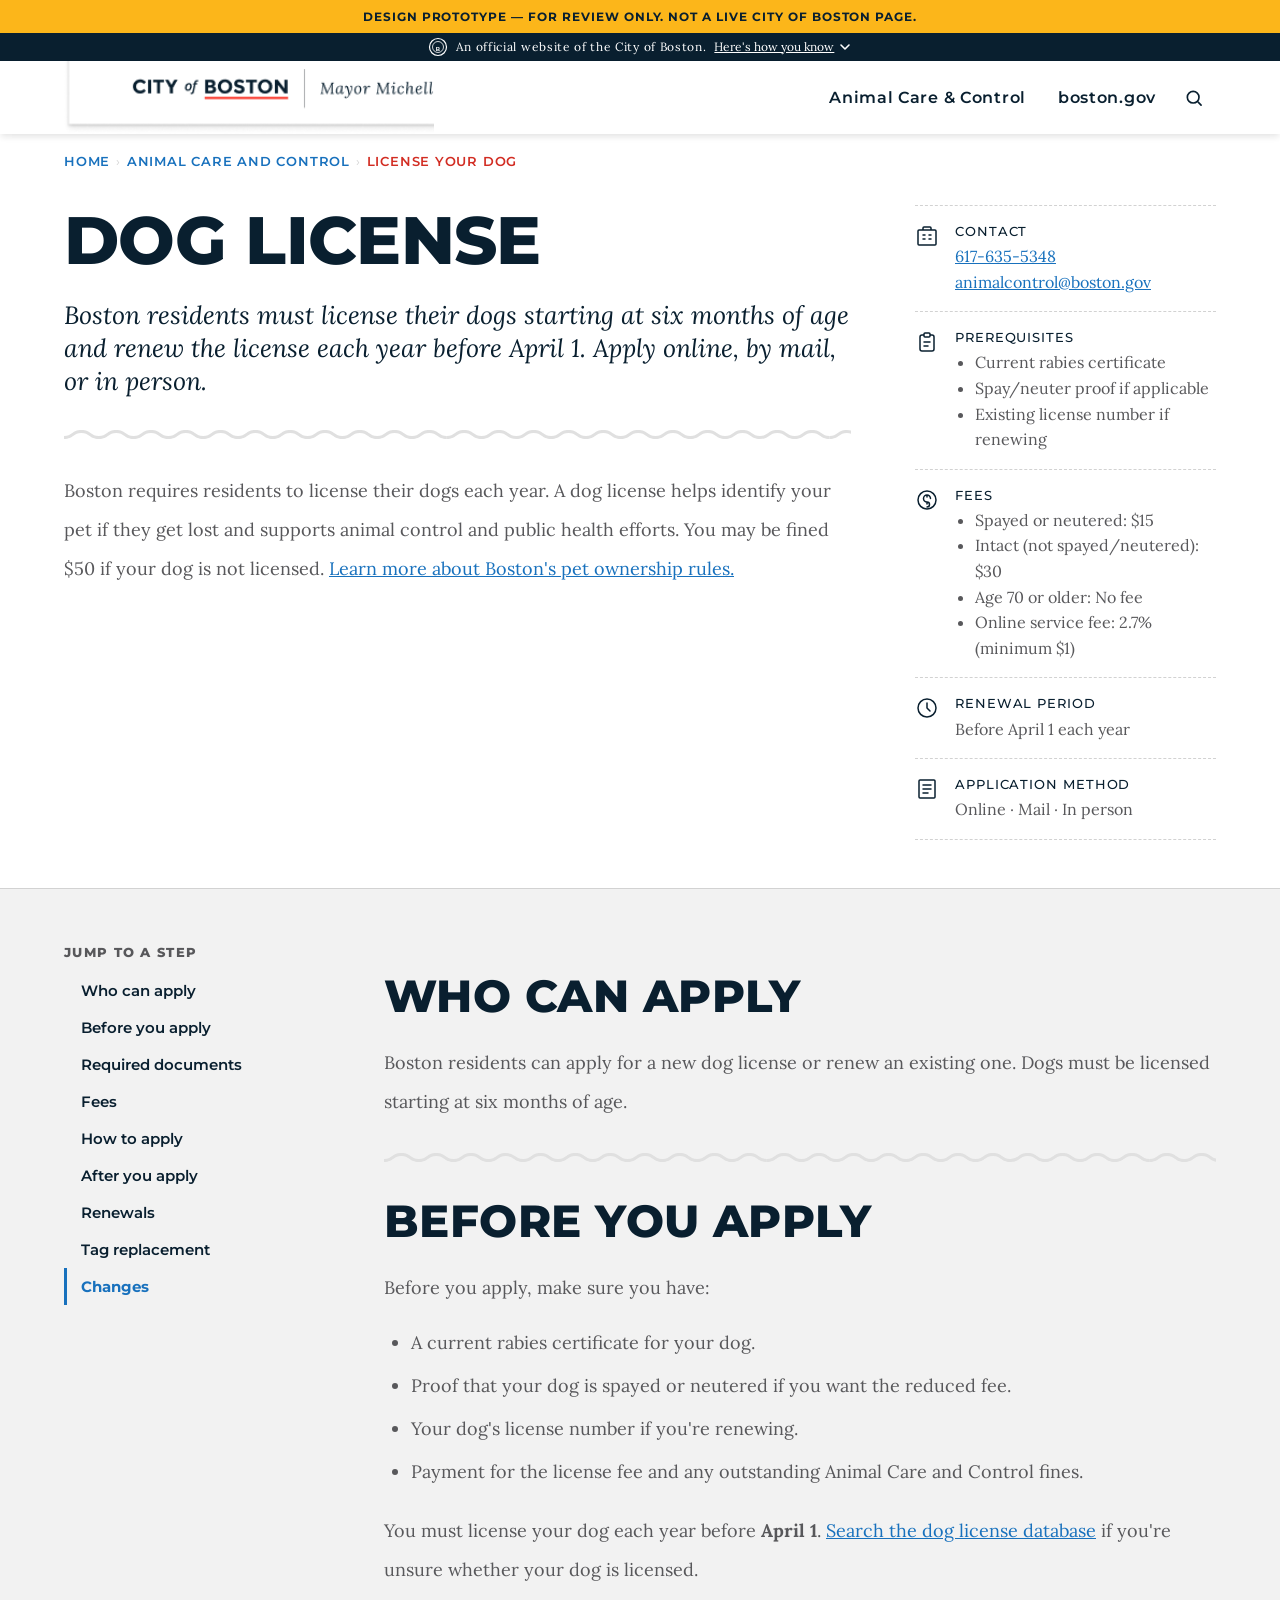
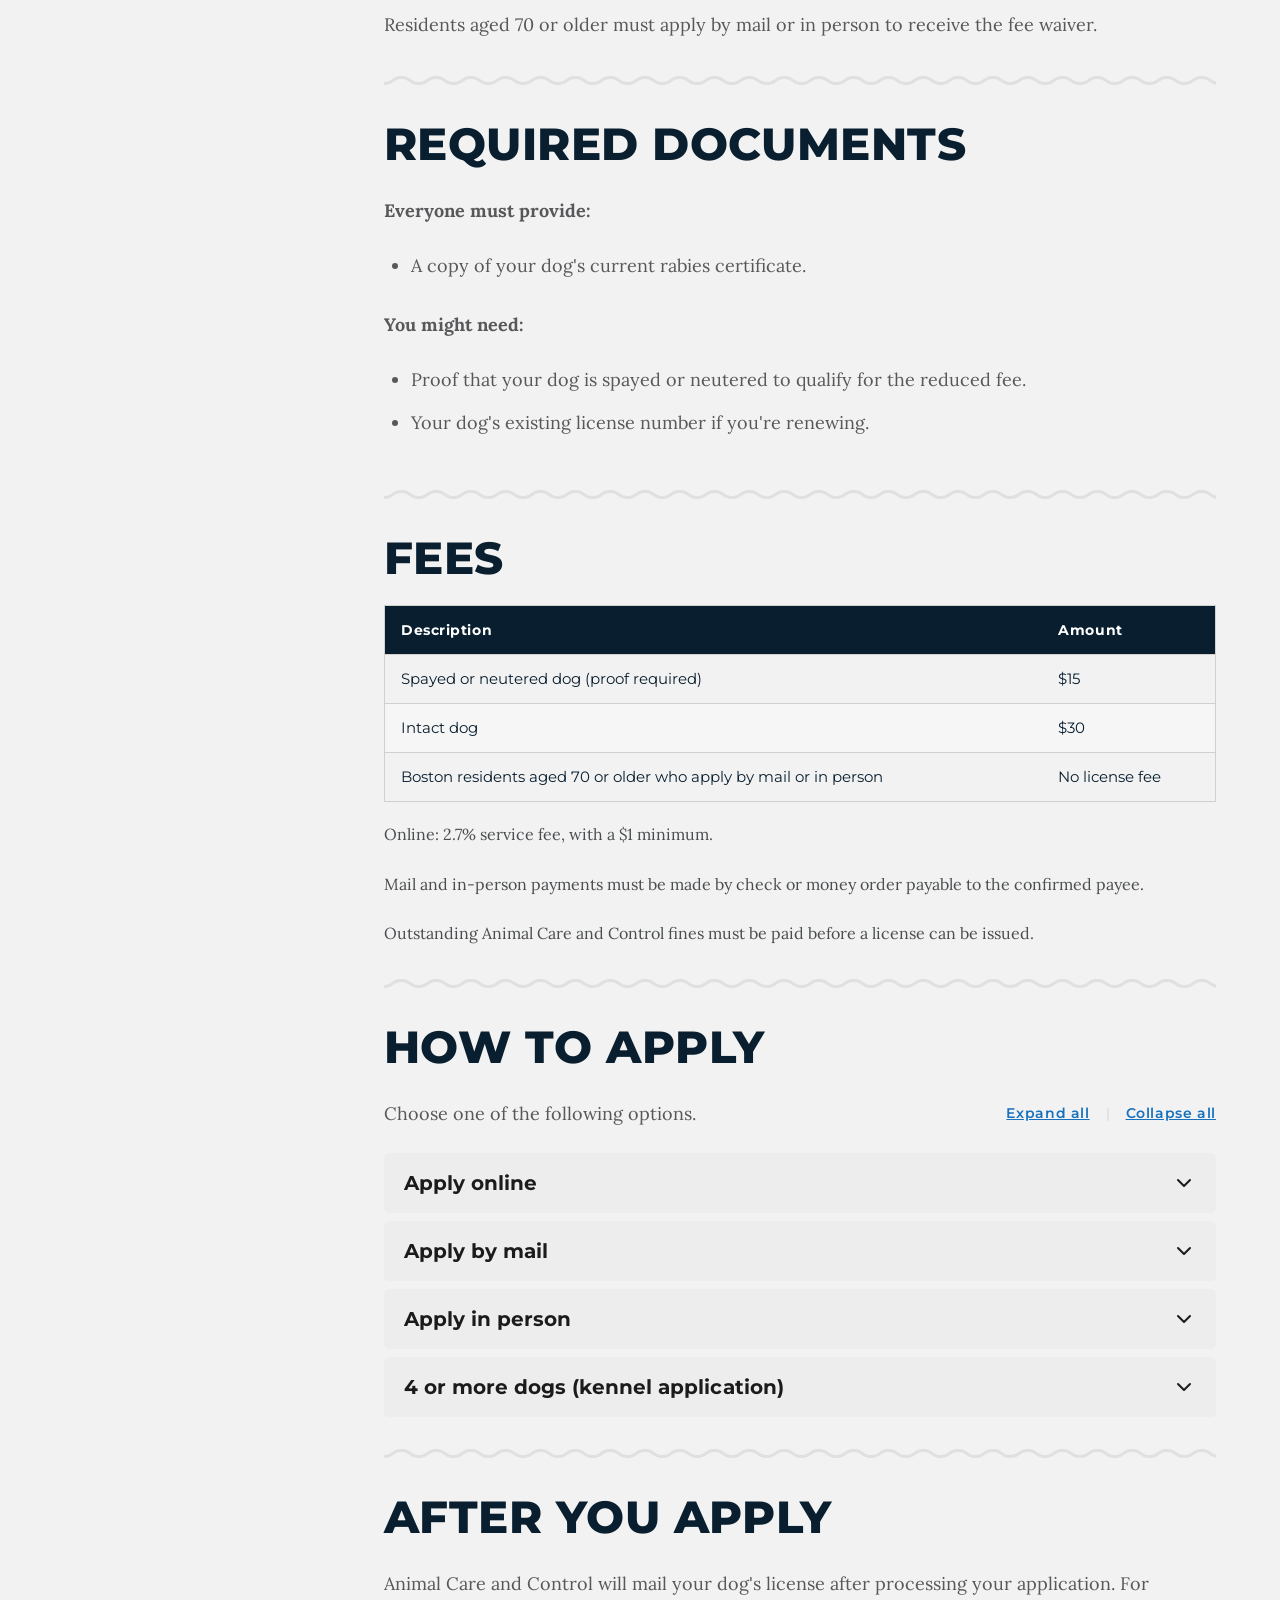
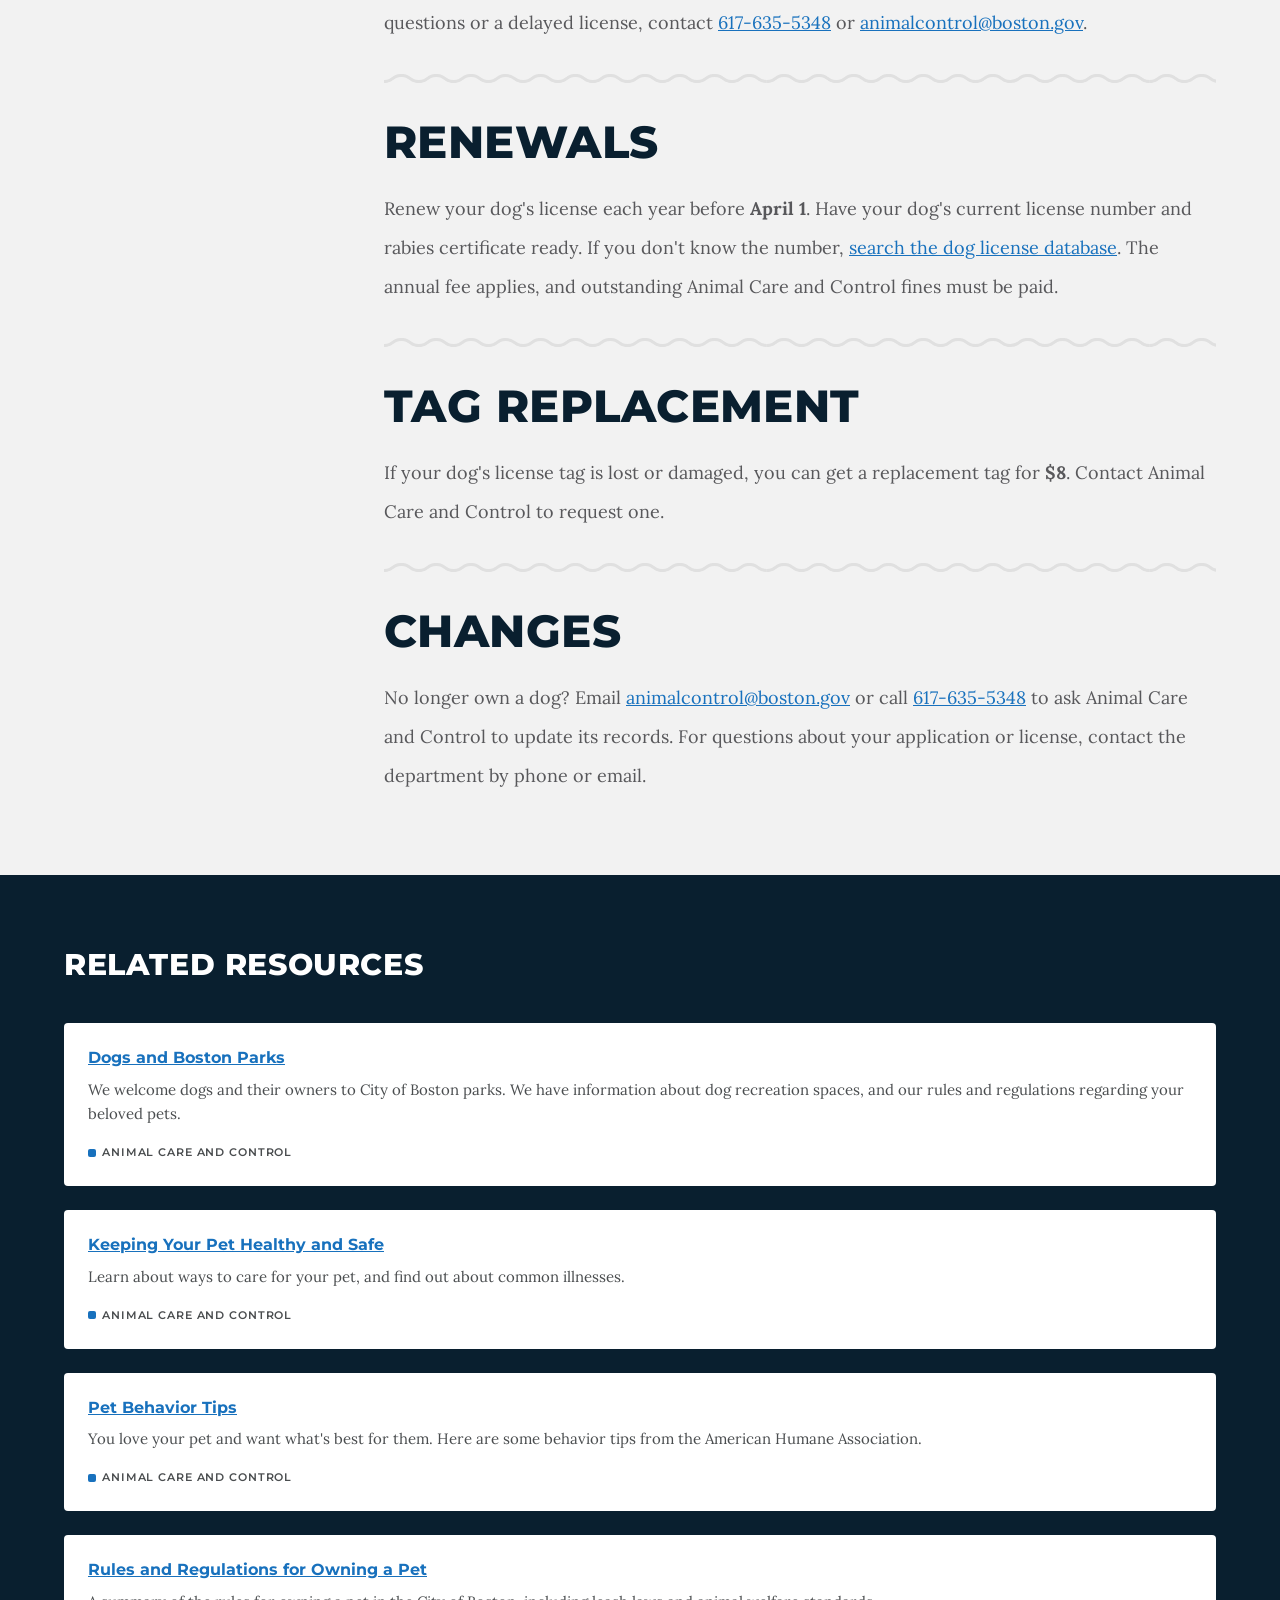
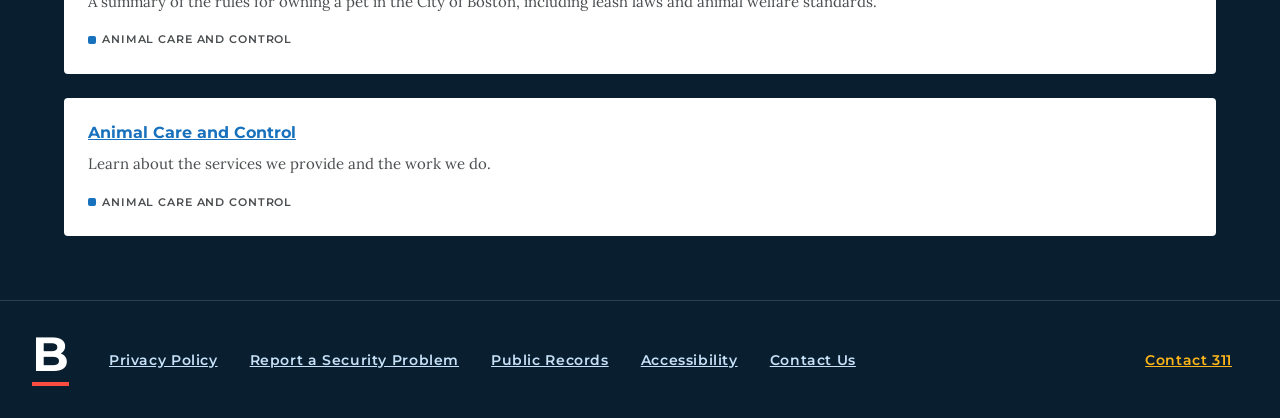
<file: index.html>
<!DOCTYPE html>
<html lang="en">
<head>
  <meta charset="UTF-8">
  <meta name="viewport" content="width=device-width, initial-scale=1.0">
  <title>License Your Dog | Boston.gov</title>
  <meta name="description" content="License your dog in Boston. Find fees, deadlines, required documents, and how to apply online, by mail, or in person.">
  <link rel="preconnect" href="https://fonts.googleapis.com">
  <link rel="preconnect" href="https://fonts.gstatic.com" crossorigin>
  <link href="https://fonts.googleapis.com/css2?family=Lora:ital,wght@0,400;0,700;1,400&family=Montserrat:wght@400;500;600;700;800&display=swap" rel="stylesheet">
  <link rel="stylesheet" href="styles.css">
</head>
<body>

  <a class="skip-link" href="#main-content">Skip to main content</a>

  <div class="prototype-banner" role="note">
    Design prototype — for review only. Not a live City of Boston page.
  </div>

  <!-- ===================== HEADER ===================== -->
  <header class="site-header">

    <div class="trustbar">
      <div class="trustbar__bar">
        <div class="trustbar__seal" aria-hidden="true">
          <svg width="20" height="20" viewBox="0 0 20 20" fill="none">
            <circle cx="10" cy="10" r="8.5" stroke="white" stroke-width="1.2"/>
            <circle cx="10" cy="10" r="5.5" stroke="white" stroke-width="0.8"/>
            <text x="10" y="13.5" text-anchor="middle" fill="white"
              font-size="6" font-family="sans-serif" font-weight="700">B</text>
          </svg>
        </div>
        <p class="trustbar__text">An official website of the City of Boston.</p>
        <button class="trustbar__toggle"
          id="trustbar-btn"
          aria-expanded="false"
          aria-controls="trustbar-panel">
          Here's how you know
          <svg class="trustbar__chevron" width="14" height="14" viewBox="0 0 14 14"
            fill="none" aria-hidden="true">
            <path d="M3 5l4 4 4-4" stroke="currentColor" stroke-width="1.6"
              stroke-linecap="round" stroke-linejoin="round"/>
          </svg>
        </button>
      </div>
      <div class="trustbar__panel" id="trustbar-panel" hidden>
        <div class="trustbar__panel-inner">
          <div class="trustbar__fact">
            <div class="trustbar__fact-icon" aria-hidden="true">🏛️</div>
            <div>
              <p class="trustbar__fact-heading">Official websites use .boston.gov</p>
              <p class="trustbar__fact-body">A <strong>.boston.gov</strong> website belongs to
                an official government organization in the City of Boston.</p>
            </div>
          </div>
          <div class="trustbar__fact">
            <div class="trustbar__fact-icon" aria-hidden="true">🔒</div>
            <div>
              <p class="trustbar__fact-heading">Secure .gov websites use HTTPS</p>
              <p class="trustbar__fact-body">A lock icon or <strong>https://</strong> means
                you have safely connected to the .gov website. Share sensitive information
                only on official, secure websites.</p>
            </div>
          </div>
        </div>
      </div>
    </div>

    <nav class="main-nav" aria-label="Site navigation">
      <div class="main-nav__inner">
        <!--
          Logo: header-nav.png (1291×113px) from CoB design system Figma node 5726:3237.
          Cropped via CSS: overflow hidden, margin-top -40px hides the trustbar row,
          leaving only the main nav row with the official CITY of BOSTON wordmark.
          Replace with official standalone SVG from Figma brand assets (node 5032:2619)
          when available. See review-notes.md.
        -->
        <a href="https://www.boston.gov" class="cob-logo"
          aria-label="City of Boston — go to boston.gov homepage">
          <img src="assets/header-nav.png"
            alt="City of Boston, Mayor Michelle Wu"
            class="cob-logo__img">
        </a>
        <div class="main-nav__links">
          <a class="nav-link nav-link--text"
            href="https://www.boston.gov/departments/animal-care-and-control">
            Animal Care &amp; Control
          </a>
          <a class="nav-link nav-link--text"
            href="https://www.boston.gov">
            boston.gov
          </a>
          <button class="nav-link nav-link--icon" aria-label="Search boston.gov" type="button">
            <svg width="20" height="20" viewBox="0 0 24 24" fill="none" aria-hidden="true">
              <circle cx="11" cy="11" r="7" stroke="currentColor" stroke-width="2"/>
              <path d="M17 17l3.5 3.5" stroke="currentColor" stroke-width="2"
                stroke-linecap="round"/>
            </svg>
          </button>
        </div>
      </div>
    </nav>

  </header>

  <!-- ===================== MAIN ======================= -->
  <main id="main-content">

    <!-- ===== HERO ZONE (white) ===== -->
    <div class="hero-zone">
      <div class="hero-container">

        <nav class="breadcrumb" aria-label="Breadcrumb">
          <ol>
            <li><a href="https://www.boston.gov">Home</a></li>
            <li><a href="https://www.boston.gov/departments/animal-care-and-control">Animal Care and Control</a></li>
            <li aria-current="page">License Your Dog</li>
          </ol>
        </nav>

        <div class="hero-layout">

          <div class="hero-content">
            <h1>Dog License</h1>
            <p class="hero-subtitle">Boston residents must license their dogs starting at six months of age and renew the license each year before April 1. Apply online, by mail, or in person.</p>
            <hr class="hero-divider" aria-hidden="true">
            <p class="hero-body">Boston requires residents to license their dogs each year. A dog license helps identify your pet if they get lost and supports animal control and public health efforts. You may be fined $50 if your dog is not licensed. <a href="https://www.boston.gov/node/856" class="cob-link">Learn more about Boston's pet ownership rules.</a></p>
          </div>

          <aside class="fact-sidebar" aria-label="Quick facts">
            <div class="fact-row">
              <div class="fact-row__icon" aria-hidden="true">
                <svg width="24" height="24" viewBox="0 0 24 24" fill="none">
                  <rect x="3" y="6" width="18" height="15" rx="1" stroke="#091f2f" stroke-width="1.5"/>
                  <path d="M16 6V4a1 1 0 00-1-1H9a1 1 0 00-1 1v2" stroke="#091f2f" stroke-width="1.5"/>
                  <path d="M8 11h2m4 0h2M8 15h2m4 0h2" stroke="#091f2f" stroke-width="1.5" stroke-linecap="round"/>
                </svg>
              </div>
              <div class="fact-row__text">
                <p class="fact-row__label">Contact</p>
                <p class="fact-row__value">
                  <a href="tel:6176355348" class="cob-link">617-635-5348</a><br>
                  <a href="mailto:animalcontrol@boston.gov" class="cob-link">animalcontrol@boston.gov</a>
                </p>
              </div>
            </div>
            <div class="fact-row">
              <div class="fact-row__icon" aria-hidden="true">
                <svg width="24" height="24" viewBox="0 0 24 24" fill="none">
                  <path d="M9 5H7a2 2 0 00-2 2v12a2 2 0 002 2h10a2 2 0 002-2V7a2 2 0 00-2-2h-2" stroke="#091f2f" stroke-width="1.5"/>
                  <rect x="9" y="3" width="6" height="4" rx="1" stroke="#091f2f" stroke-width="1.5"/>
                  <path d="M9 12h6M9 16h4" stroke="#091f2f" stroke-width="1.5" stroke-linecap="round"/>
                </svg>
              </div>
              <div class="fact-row__text">
                <p class="fact-row__label">Prerequisites</p>
                <ul class="fact-row__list">
                  <li>Current rabies certificate</li>
                  <li>Spay/neuter proof if applicable</li>
                  <li>Existing license number if renewing</li>
                </ul>
              </div>
            </div>
            <div class="fact-row">
              <div class="fact-row__icon" aria-hidden="true">
                <svg width="24" height="24" viewBox="0 0 24 24" fill="none">
                  <circle cx="12" cy="12" r="9" stroke="#091f2f" stroke-width="1.5"/>
                  <path d="M12 8v1m0 6v1m3.5-5.5a3.5 3.5 0 00-7 0 3.5 3.5 0 003.5 3.5 2.5 2.5 0 010 5" stroke="#091f2f" stroke-width="1.5" stroke-linecap="round"/>
                </svg>
              </div>
              <div class="fact-row__text">
                <p class="fact-row__label">Fees</p>
                <ul class="fact-row__list">
                  <li>Spayed or neutered: $15</li>
                  <li>Intact (not spayed/neutered): $30</li>
                  <li>Age 70 or older: No fee</li>
                  <li>Online service fee: 2.7% (minimum $1)</li>
                </ul>
              </div>
            </div>
            <div class="fact-row">
              <div class="fact-row__icon" aria-hidden="true">
                <svg width="24" height="24" viewBox="0 0 24 24" fill="none">
                  <circle cx="12" cy="12" r="9" stroke="#091f2f" stroke-width="1.5"/>
                  <path d="M12 7v5l3 3" stroke="#091f2f" stroke-width="1.5" stroke-linecap="round" stroke-linejoin="round"/>
                </svg>
              </div>
              <div class="fact-row__text">
                <p class="fact-row__label">Renewal period</p>
                <p class="fact-row__value">Before April 1 each year</p>
              </div>
            </div>
            <div class="fact-row">
              <div class="fact-row__icon" aria-hidden="true">
                <svg width="24" height="24" viewBox="0 0 24 24" fill="none">
                  <rect x="4" y="3" width="16" height="18" rx="1" stroke="#091f2f" stroke-width="1.5"/>
                  <path d="M8 8h8M8 12h8M8 16h5" stroke="#091f2f" stroke-width="1.5" stroke-linecap="round"/>
                </svg>
              </div>
              <div class="fact-row__text">
                <p class="fact-row__label">Application method</p>
                <p class="fact-row__value">Online · Mail · In person</p>
              </div>
            </div>
          </aside>

        </div>
      </div>
    </div><!-- end hero-zone -->

    <!-- ===== CONTENT ZONE (off-white) ===== -->
    <div class="content-zone">

      <!-- Mobile sticky "Step X of 9" dropdown (hidden on desktop) -->
      <div class="step-mobile-toc" id="step-mobile-toc">
        <button class="step-mobile-toc__toggle" type="button"
          aria-expanded="false" aria-controls="step-mobile-toc-panel">
          <span class="step-mobile-toc__current" id="step-mobile-toc-label">Step 1 of 9: Who can apply</span>
          <svg class="step-mobile-toc__chevron" width="20" height="20" viewBox="0 0 24 24"
            fill="none" aria-hidden="true">
            <path d="M6 9l6 6 6-6" stroke="currentColor" stroke-width="2"
              stroke-linecap="round" stroke-linejoin="round"/>
          </svg>
        </button>
        <nav id="step-mobile-toc-panel" class="step-mobile-toc__panel" hidden
          aria-label="Jump to a step">
          <p class="step-mobile-toc__title">Jump to a step</p>
          <ul class="step-mobile-toc__list">
            <li><a href="#who-can-apply" data-step-label="Step 1 of 9: Who can apply">Who can apply</a></li>
            <li><a href="#before-you-apply" data-step-label="Step 2 of 9: Before you apply">Before you apply</a></li>
            <li><a href="#required-documents" data-step-label="Step 3 of 9: Required documents">Required documents</a></li>
            <li><a href="#fees" data-step-label="Step 4 of 9: Fees">Fees</a></li>
            <li><a href="#how-to-apply" data-step-label="Step 5 of 9: How to apply">How to apply</a></li>
            <li><a href="#after-you-apply" data-step-label="Step 6 of 9: After you apply">After you apply</a></li>
            <li><a href="#renewals" data-step-label="Step 7 of 9: Renewals">Renewals</a></li>
            <li><a href="#tag-replacement" data-step-label="Step 8 of 9: Tag replacement">Tag replacement</a></li>
            <li><a href="#changes" data-step-label="Step 9 of 9: Changes">Changes</a></li>
          </ul>
        </nav>
      </div>

      <div class="content-container">
        <div class="content-layout">

          <!-- Left: sticky TOC -->
          <nav class="toc" aria-label="On this page">
            <p class="toc__heading">Jump to a step</p>
            <ul class="toc__list">
              <li class="toc__item"><a href="#who-can-apply" class="toc__link">Who can apply</a></li>
              <li class="toc__item"><a href="#before-you-apply" class="toc__link">Before you apply</a></li>
              <li class="toc__item"><a href="#required-documents" class="toc__link">Required documents</a></li>
              <li class="toc__item"><a href="#fees" class="toc__link">Fees</a></li>
              <li class="toc__item"><a href="#how-to-apply" class="toc__link">How to apply</a></li>
              <li class="toc__item"><a href="#after-you-apply" class="toc__link">After you apply</a></li>
              <li class="toc__item"><a href="#renewals" class="toc__link">Renewals</a></li>
              <li class="toc__item"><a href="#tag-replacement" class="toc__link">Tag replacement</a></li>
              <li class="toc__item"><a href="#changes" class="toc__link">Changes</a></li>
            </ul>
          </nav>

          <!-- Right: section content -->
          <div class="content-body">

            <!-- ─── Section 1: Who can apply ─── -->
            <section aria-labelledby="who-can-apply">
              <h2 id="who-can-apply">Who can apply</h2>
              <p>Boston residents can apply for a new dog license or renew an existing one. Dogs must be licensed starting at six months of age.</p>
            </section>

            <hr class="section-divider" aria-hidden="true">

            <!-- ─── Section 2: Before you apply ─── -->
            <section aria-labelledby="before-you-apply">
              <h2 id="before-you-apply">Before you apply</h2>
              <p>Before you apply, make sure you have:</p>
              <ul>
                <li>A current rabies certificate for your dog.</li>
                <li>Proof that your dog is spayed or neutered if you want the reduced fee.</li>
                <li>Your dog's license number if you're renewing.</li>
                <li>Payment for the license fee and any outstanding Animal Care and Control fines.</li>
              </ul>
              <p>You must license your dog each year before <strong>April&nbsp;1</strong>. <a href="http://www.cityofboston.gov/animals/owners.asp" class="cob-link">Search the dog license database</a> if you're unsure whether your dog is licensed.</p>
              <p>Residents aged 70 or older must apply by mail or in person to receive the fee waiver.</p>
            </section>

            <hr class="section-divider" aria-hidden="true">

            <!-- ─── Required documents (not a TOC item) ─── -->
            <section aria-labelledby="required-documents">
              <h2 id="required-documents">Required documents</h2>
              <p><strong>Everyone must provide:</strong></p>
              <ul>
                <li>A copy of your dog's current rabies certificate.</li>
              </ul>
              <p><strong>You might need:</strong></p>
              <ul>
                <li>Proof that your dog is spayed or neutered to qualify for the reduced fee.</li>
                <li>Your dog's existing license number if you're renewing.</li>
              </ul>
            </section>

            <hr class="section-divider" aria-hidden="true">

            <!-- ─── Section 3: Fees ─── -->
            <section aria-labelledby="fees">
              <h2 id="fees">Fees</h2>
              <div class="fee-table-wrap">
                <table class="fee-table">
                  <caption class="visually-hidden">Annual dog license fees</caption>
                  <thead>
                    <tr>
                      <th scope="col">Description</th>
                      <th scope="col">Amount</th>
                    </tr>
                  </thead>
                  <tbody>
                    <tr>
                      <td>Spayed or neutered dog (proof required)</td>
                      <td>$15</td>
                    </tr>
                    <tr>
                      <td>Intact dog</td>
                      <td>$30</td>
                    </tr>
                    <tr>
                      <td>Boston residents aged 70 or older who apply by mail or in person</td>
                      <td>No license fee</td>
                    </tr>
                  </tbody>
                </table>
              </div>
              <div class="fee-notes">
                <p>Online: 2.7% service fee, with a $1 minimum.</p>
                <p>Mail and in-person payments must be made by check or money order payable to the confirmed payee.</p>
                <p>Outstanding Animal Care and Control fines must be paid before a license can be issued.</p>
              </div>
            </section>

            <hr class="section-divider" aria-hidden="true">

            <!-- ─── Section 3: How to apply ─── -->
            <section aria-labelledby="how-to-apply">
              <h2 id="how-to-apply">How to apply</h2>

              <div class="accordion-controls">
                <p class="accordion-controls__desc">Choose one of the following options.</p>
                <div class="accordion-controls__actions">
                  <button type="button" class="accordion-control" id="expand-all-btn">Expand all</button>
                  <span class="accordion-controls__divider" aria-hidden="true">|</span>
                  <button type="button" class="accordion-control" id="collapse-all-btn">Collapse all</button>
                </div>
              </div>

              <div class="accordion-group">

                <!-- Apply online -->
                <div class="accordion-item" id="apply-online">
                  <h3 class="accordion-heading">
                    <button
                      type="button"
                      class="accordion-trigger"
                      aria-expanded="false"
                      aria-controls="panel-apply-online"
                      id="btn-apply-online"
                    >
                      <span class="accordion-trigger__label">Apply online</span>
                      <svg class="accordion-trigger__icon" width="24" height="24"
                        viewBox="0 0 24 24" fill="none"
                        aria-hidden="true" focusable="false">
                        <path d="M6 9l6 6 6-6" stroke="currentColor" stroke-width="2"
                          stroke-linecap="round" stroke-linejoin="round"/>
                      </svg>
                    </button>
                  </h3>
                  <div
                    id="panel-apply-online"
                    class="accordion-panel"
                    role="region"
                    aria-labelledby="btn-apply-online"
                    hidden
                  >
                    <ol class="process-list" aria-label="Steps to apply online">
                      <li class="process-list__item">
                        <div class="process-list__track" aria-hidden="true">
                          <div class="process-list__symbol">1</div>
                          <div class="process-list__trail"></div>
                        </div>
                        <div class="process-list__body">
                          <div class="process-list__desc">
                            <p>Gather your dog's current rabies certificate and license number if renewing. Prepare proof of spaying or neutering if you want the reduced fee.</p>
                          </div>
                        </div>
                      </li>
                      <li class="process-list__item">
                        <div class="process-list__track" aria-hidden="true">
                          <div class="process-list__symbol">2</div>
                          <div class="process-list__trail"></div>
                        </div>
                        <div class="process-list__body">
                          <div class="process-list__desc">
                            <p><a href="https://cityofboston.github.io/dog-license-prototype/v1/" class="cob-link">Complete the online application</a>. Payment is by credit card only. A 2.7% service fee (minimum $1.00) is added at checkout.</p>
                          </div>
                        </div>
                      </li>
                      <li class="process-list__item">
                        <div class="process-list__track" aria-hidden="true">
                          <div class="process-list__symbol">3</div>
                          <div class="process-list__trail"></div>
                        </div>
                        <div class="process-list__body">
                          <div class="process-list__desc">
                            <p>Pay the license fee and service fee by credit card.</p>
                          </div>
                        </div>
                      </li>
                      <li class="process-list__item">
                        <div class="process-list__track" aria-hidden="true">
                          <div class="process-list__symbol">4</div>
                        </div>
                        <div class="process-list__body">
                          <div class="process-list__desc">
                            <p>Animal Care and Control will mail your dog's license after processing. Residents aged 70 or older must apply by mail or in person to receive the fee waiver.</p>
                          </div>
                        </div>
                      </li>
                    </ol>
                  </div>
                </div>

                <!-- Apply by mail -->
                <div class="accordion-item" id="apply-by-mail">
                  <h3 class="accordion-heading">
                    <button
                      type="button"
                      class="accordion-trigger"
                      aria-expanded="false"
                      aria-controls="panel-apply-by-mail"
                      id="btn-apply-by-mail"
                    >
                      <span class="accordion-trigger__label">Apply by mail</span>
                      <svg class="accordion-trigger__icon" width="24" height="24"
                        viewBox="0 0 24 24" fill="none"
                        aria-hidden="true" focusable="false">
                        <path d="M6 9l6 6 6-6" stroke="currentColor" stroke-width="2"
                          stroke-linecap="round" stroke-linejoin="round"/>
                      </svg>
                    </button>
                  </h3>
                  <div
                    id="panel-apply-by-mail"
                    class="accordion-panel"
                    role="region"
                    aria-labelledby="btn-apply-by-mail"
                    hidden
                  >
                    <ol class="process-list" aria-label="Steps to apply by mail">
                      <li class="process-list__item">
                        <div class="process-list__track" aria-hidden="true">
                          <div class="process-list__symbol">1</div>
                          <div class="process-list__trail"></div>
                        </div>
                        <div class="process-list__body">
                          <div class="process-list__desc">
                            <p><a href="https://www.boston.gov/departments/animal-care-and-control" class="cob-link">Download and complete the dog license application</a>.</p>
                          </div>
                        </div>
                      </li>
                      <li class="process-list__item">
                        <div class="process-list__track" aria-hidden="true">
                          <div class="process-list__symbol">2</div>
                          <div class="process-list__trail"></div>
                        </div>
                        <div class="process-list__body">
                          <div class="process-list__desc">
                            <p>Include your dog's current rabies certificate, proof of spaying or neutering if applicable, and license number if renewing. Include a check or money order payable to the confirmed payee. Ensure outstanding fines have been paid.</p>
                          </div>
                        </div>
                      </li>
                      <li class="process-list__item">
                        <div class="process-list__track" aria-hidden="true">
                          <div class="process-list__symbol">3</div>
                        </div>
                        <div class="process-list__body">
                          <div class="process-list__desc">
                            <p>Mail everything to Boston Animal Care and Control, 1010 Massachusetts Avenue, Boston, MA 02118. Residents aged 70 or older can apply by mail for the fee waiver.</p>
                          </div>
                        </div>
                      </li>
                    </ol>
                  </div>
                </div>

                <!-- Apply in person -->
                <div class="accordion-item" id="apply-in-person">
                  <h3 class="accordion-heading">
                    <button
                      type="button"
                      class="accordion-trigger"
                      aria-expanded="false"
                      aria-controls="panel-apply-in-person"
                      id="btn-apply-in-person"
                    >
                      <span class="accordion-trigger__label">Apply in person</span>
                      <svg class="accordion-trigger__icon" width="24" height="24"
                        viewBox="0 0 24 24" fill="none"
                        aria-hidden="true" focusable="false">
                        <path d="M6 9l6 6 6-6" stroke="currentColor" stroke-width="2"
                          stroke-linecap="round" stroke-linejoin="round"/>
                      </svg>
                    </button>
                  </h3>
                  <div
                    id="panel-apply-in-person"
                    class="accordion-panel"
                    role="region"
                    aria-labelledby="btn-apply-in-person"
                    hidden
                  >
                    <ol class="process-list" aria-label="Steps to apply in person">
                      <li class="process-list__item">
                        <div class="process-list__track" aria-hidden="true">
                          <div class="process-list__symbol">1</div>
                          <div class="process-list__trail"></div>
                        </div>
                        <div class="process-list__body">
                          <div class="process-list__desc">
                            <p><a href="https://www.boston.gov/departments/animal-care-and-control" class="cob-link">Download and complete the dog license application</a>, or contact Animal Care and Control for assistance.</p>
                          </div>
                        </div>
                      </li>
                      <li class="process-list__item">
                        <div class="process-list__track" aria-hidden="true">
                          <div class="process-list__symbol">2</div>
                          <div class="process-list__trail"></div>
                        </div>
                        <div class="process-list__body">
                          <div class="process-list__desc">
                            <p>Bring your application, your dog's current rabies certificate, proof of spaying or neutering if applicable, and payment.</p>
                          </div>
                        </div>
                      </li>
                      <li class="process-list__item">
                        <div class="process-list__track" aria-hidden="true">
                          <div class="process-list__symbol">3</div>
                        </div>
                        <div class="process-list__body">
                          <div class="process-list__desc">
                            <p>Visit one of the following locations.</p>
                            <p class="place-name">Animal Care and Control Administrative Office</p>
                            <p>1010 Massachusetts Avenue, 4th Floor<br>
                              Boston, MA 02118<br>
                              Monday–Friday, 8&nbsp;a.m.–4&nbsp;p.m.</p>
                            <p class="place-name">Animal Care and Control Shelter</p>
                            <p>26 Mahler Road<br>
                              Roslindale, MA 02131<br>
                              Monday–Friday, 9&nbsp;a.m.–4&nbsp;p.m.<br>
                              Saturday, 9&nbsp;a.m.–12&nbsp;p.m. and 1–3&nbsp;p.m.</p>
                            <p>Confirm current shelter access and hours before visiting.</p>
                            <p>You can pay by check or money order made payable to <strong>City of Boston Animal Care and Control</strong>. Residents age 70 or older can apply in person to receive the license fee waiver.</p>
                          </div>
                        </div>
                      </li>
                    </ol>
                  </div>
                </div>

                <!-- 4 or more dogs (kennel) -->
                <div class="accordion-item" id="apply-kennel">
                  <h3 class="accordion-heading">
                    <button
                      type="button"
                      class="accordion-trigger"
                      aria-expanded="false"
                      aria-controls="panel-apply-kennel"
                      id="btn-apply-kennel"
                    >
                      <span class="accordion-trigger__label">4 or more dogs (kennel application)</span>
                      <svg class="accordion-trigger__icon" width="24" height="24"
                        viewBox="0 0 24 24" fill="none"
                        aria-hidden="true" focusable="false">
                        <path d="M6 9l6 6 6-6" stroke="currentColor" stroke-width="2"
                          stroke-linecap="round" stroke-linejoin="round"/>
                      </svg>
                    </button>
                  </h3>
                  <div
                    id="panel-apply-kennel"
                    class="accordion-panel"
                    role="region"
                    aria-labelledby="btn-apply-kennel"
                    hidden
                  >
                    <p class="kennel-notice">Residents with 4 or more dogs must complete a separate kennel application.</p>
                    <ol class="process-list" aria-label="Steps for kennel application">
                      <li class="process-list__item">
                        <div class="process-list__track" aria-hidden="true">
                          <div class="process-list__symbol">1</div>
                          <div class="process-list__trail"></div>
                        </div>
                        <div class="process-list__body">
                          <div class="process-list__desc">
                            <p><a href="assets/kennel-license-application.pdf" class="cob-link" download>Download the kennel application form (PDF)</a>. If you have questions, contact Animal Care and Control at <a href="tel:6176355348" class="cob-link">617-635-5348</a> or <a href="mailto:animalcontrol@boston.gov" class="cob-link">animalcontrol@boston.gov</a>.</p>
                          </div>
                        </div>
                      </li>
                      <li class="process-list__item">
                        <div class="process-list__track" aria-hidden="true">
                          <div class="process-list__symbol">2</div>
                          <div class="process-list__trail"></div>
                        </div>
                        <div class="process-list__body">
                          <div class="process-list__desc">
                            <p>Fill out the application and mail it back to Animal Care and Control with payment.</p>
                          </div>
                        </div>
                      </li>
                      <li class="process-list__item">
                        <div class="process-list__track" aria-hidden="true">
                          <div class="process-list__symbol">3</div>
                        </div>
                        <div class="process-list__body">
                          <div class="process-list__desc">
                            <p>An inspection is conducted before your application is processed. Inspections may recur annually.</p>
                          </div>
                        </div>
                      </li>
                    </ol>
                  </div>
                </div>

              </div><!-- end .accordion-group -->

              <noscript>
                <style>
                  .accordion-panel[hidden] { display: block !important; }
                  .accordion-controls { display: none; }
                </style>
              </noscript>

            </section>

            <hr class="section-divider" aria-hidden="true">

            <!-- ─── Section 5: After you apply ─── -->
            <section aria-labelledby="after-you-apply">
              <h2 id="after-you-apply">After you apply</h2>
              <p>Animal Care and Control will mail your dog's license after processing your application. For questions or a delayed license, contact <a href="tel:6176355348" class="cob-link">617-635-5348</a> or <a href="mailto:animalcontrol@boston.gov" class="cob-link">animalcontrol@boston.gov</a>.</p>
            </section>

            <hr class="section-divider" aria-hidden="true">

            <!-- ─── Section 6: Renewals ─── -->
            <section aria-labelledby="renewals">
              <h2 id="renewals">Renewals</h2>
              <p>Renew your dog's license each year before <strong>April&nbsp;1</strong>. Have your dog's current license number and rabies certificate ready. If you don't know the number, <a href="http://www.cityofboston.gov/animals/owners.asp" class="cob-link">search the dog license database</a>. The annual fee applies, and outstanding Animal Care and Control fines must be paid.</p>
            </section>

            <hr class="section-divider" aria-hidden="true">

            <!-- ─── Section 6: Tag replacement ─── -->
            <section aria-labelledby="tag-replacement">
              <h2 id="tag-replacement">Tag replacement</h2>
              <p>If your dog's license tag is lost or damaged, you can get a replacement tag for <strong>$8</strong>. Contact Animal Care and Control to request one.</p>
            </section>

            <hr class="section-divider" aria-hidden="true">

            <!-- ─── Section 7: Changes ─── -->
            <section aria-labelledby="changes">
              <h2 id="changes">Changes</h2>
              <p>No longer own a dog? Email <a href="mailto:animalcontrol@boston.gov" class="cob-link">animalcontrol@boston.gov</a> or call <a href="tel:6176355348" class="cob-link">617-635-5348</a> to ask Animal Care and Control to update its records. For questions about your application or license, contact the department by phone or email.</p>
            </section>


          </div><!-- end .content-body -->
        </div><!-- end .content-layout -->
      </div><!-- end .content-container -->
    </div><!-- end .content-zone -->

    <!-- ===== RELATED RESOURCES (dark navy) ===== -->
    <section class="related-resources" aria-labelledby="h-related">
      <div class="related-container">
        <h2 id="h-related">Related resources</h2>
        <div class="related-list">
          <a href="https://www.boston.gov/departments/parks-and-recreation/dogs-boston-parks" class="related-item">
            <span class="related-item__title">Dogs and Boston Parks</span>
            <span class="related-item__desc">We welcome dogs and their owners to City of Boston parks. We have information about dog recreation spaces, and our rules and regulations regarding your beloved pets.</span>
            <span class="related-item__dept">Animal Care and Control</span>
          </a>
          <a href="https://www.boston.gov/departments/animal-care-and-control/keeping-your-pet-healthy-and-safe" class="related-item">
            <span class="related-item__title">Keeping Your Pet Healthy and Safe</span>
            <span class="related-item__desc">Learn about ways to care for your pet, and find out about common illnesses.</span>
            <span class="related-item__dept">Animal Care and Control</span>
          </a>
          <a href="https://www.boston.gov/departments/animal-care-and-control/pet-behavior-tips" class="related-item">
            <span class="related-item__title">Pet Behavior Tips</span>
            <span class="related-item__desc">You love your pet and want what's best for them. Here are some behavior tips from the American Humane Association.</span>
            <span class="related-item__dept">Animal Care and Control</span>
          </a>
          <a href="https://www.boston.gov/node/856" class="related-item">
            <span class="related-item__title">Rules and Regulations for Owning a Pet</span>
            <span class="related-item__desc">A summary of the rules for owning a pet in the City of Boston, including leash laws and animal welfare standards.</span>
            <span class="related-item__dept">Animal Care and Control</span>
          </a>
          <a href="https://www.boston.gov/departments/animal-care-and-control" class="related-item">
            <span class="related-item__title">Animal Care and Control</span>
            <span class="related-item__desc">Learn about the services we provide and the work we do.</span>
            <span class="related-item__dept">Animal Care and Control</span>
          </a>
        </div>
      </div>
    </section>

  </main>

  <!-- ===================== FOOTER ===================== -->
  <footer class="site-footer">
    <div class="site-footer__inner">
      <div class="site-footer__brand">
        <div class="footer-logo" aria-label="City of Boston">
          <span class="footer-logo__b" aria-hidden="true">B</span>
          <span class="footer-logo__bar" aria-hidden="true"></span>
        </div>
        <nav class="footer-links" aria-label="City of Boston global links">
          <a href="https://www.boston.gov/privacy-policy">Privacy Policy</a>
          <a href="https://www.boston.gov/report-security-problem">Report a Security Problem</a>
          <a href="https://www.boston.gov/public-records">Public Records</a>
          <a href="https://www.boston.gov/accessibility">Accessibility</a>
          <a href="https://www.boston.gov/contact">Contact Us</a>
        </nav>
      </div>
      <a href="https://311.boston.gov" class="footer-311">Contact 311</a>
    </div>
  </footer>

  <script>
    // Trustbar
    (function () {
      var btn = document.getElementById('trustbar-btn');
      var panel = document.getElementById('trustbar-panel');
      if (!btn || !panel) return;
      btn.addEventListener('click', function () {
        var open = panel.hidden === false;
        panel.hidden = open;
        btn.setAttribute('aria-expanded', String(!open));
      });
    }());

    // Accordion
    (function () {
      var triggers = document.querySelectorAll('.accordion-trigger');
      var expandBtn = document.getElementById('expand-all-btn');
      var collapseBtn = document.getElementById('collapse-all-btn');

      function setPanel(btn, open) {
        var panelId = btn.getAttribute('aria-controls');
        var panel = document.getElementById(panelId);
        if (!panel) return;
        panel.hidden = !open;
        btn.setAttribute('aria-expanded', String(open));
      }

      triggers.forEach(function (btn) {
        btn.addEventListener('click', function () {
          var expanded = this.getAttribute('aria-expanded') === 'true';
          setPanel(this, !expanded);
        });
      });

      if (expandBtn) {
        expandBtn.addEventListener('click', function () {
          triggers.forEach(function (btn) { setPanel(btn, true); });
        });
      }

      if (collapseBtn) {
        collapseBtn.addEventListener('click', function () {
          triggers.forEach(function (btn) { setPanel(btn, false); });
        });
      }

      function openFromHash() {
        var hash = window.location.hash.slice(1);
        if (!hash) return;
        var item = document.getElementById(hash);
        if (!item || !item.classList.contains('accordion-item')) return;
        var btn = item.querySelector('.accordion-trigger');
        if (btn) { setPanel(btn, true); btn.focus(); }
      }

      openFromHash();
      window.addEventListener('hashchange', openFromHash);
    }());

    // Mobile step dropdown TOC
    (function () {
      var toggle = document.querySelector('.step-mobile-toc__toggle');
      var panel = document.getElementById('step-mobile-toc-panel');
      var label = document.getElementById('step-mobile-toc-label');
      if (!toggle || !panel || !label) return;

      toggle.addEventListener('click', function () {
        var open = toggle.getAttribute('aria-expanded') === 'true';
        toggle.setAttribute('aria-expanded', String(!open));
        panel.hidden = open;
      });

      // Close panel and update label when a link is clicked
      panel.querySelectorAll('a[data-step-label]').forEach(function (a) {
        a.addEventListener('click', function () {
          label.textContent = a.getAttribute('data-step-label');
          toggle.setAttribute('aria-expanded', 'false');
          panel.hidden = true;
        });
      });

      // Update label as sections scroll into view
      if (window.IntersectionObserver) {
        var headings = document.querySelectorAll('.content-body h2[id]');
        var stepObserver = new IntersectionObserver(function (entries) {
          entries.forEach(function (entry) {
            if (!entry.isIntersecting) return;
            var id = entry.target.id;
            var link = panel.querySelector('a[href="#' + id + '"]');
            if (link) label.textContent = link.getAttribute('data-step-label');
          });
        }, { rootMargin: '-5% 0px -70% 0px' });
        headings.forEach(function (h) { stepObserver.observe(h); });
      }
    }());

    // TOC: highlight active section as user scrolls
    (function () {
      if (!window.IntersectionObserver) return;
      var headings = document.querySelectorAll('.content-body h2[id]');
      var links = document.querySelectorAll('.toc__link');
      if (!headings.length || !links.length) return;

      function setActive(id) {
        links.forEach(function (link) {
          var isActive = link.getAttribute('href') === '#' + id;
          link.classList.toggle('toc__link--active', isActive);
        });
      }

      var observer = new IntersectionObserver(function (entries) {
        entries.forEach(function (entry) {
          if (entry.isIntersecting) setActive(entry.target.id);
        });
      }, { rootMargin: '-5% 0px -70% 0px' });

      headings.forEach(function (h) { observer.observe(h); });
    }());
  </script>

</body>
</html>
</file>
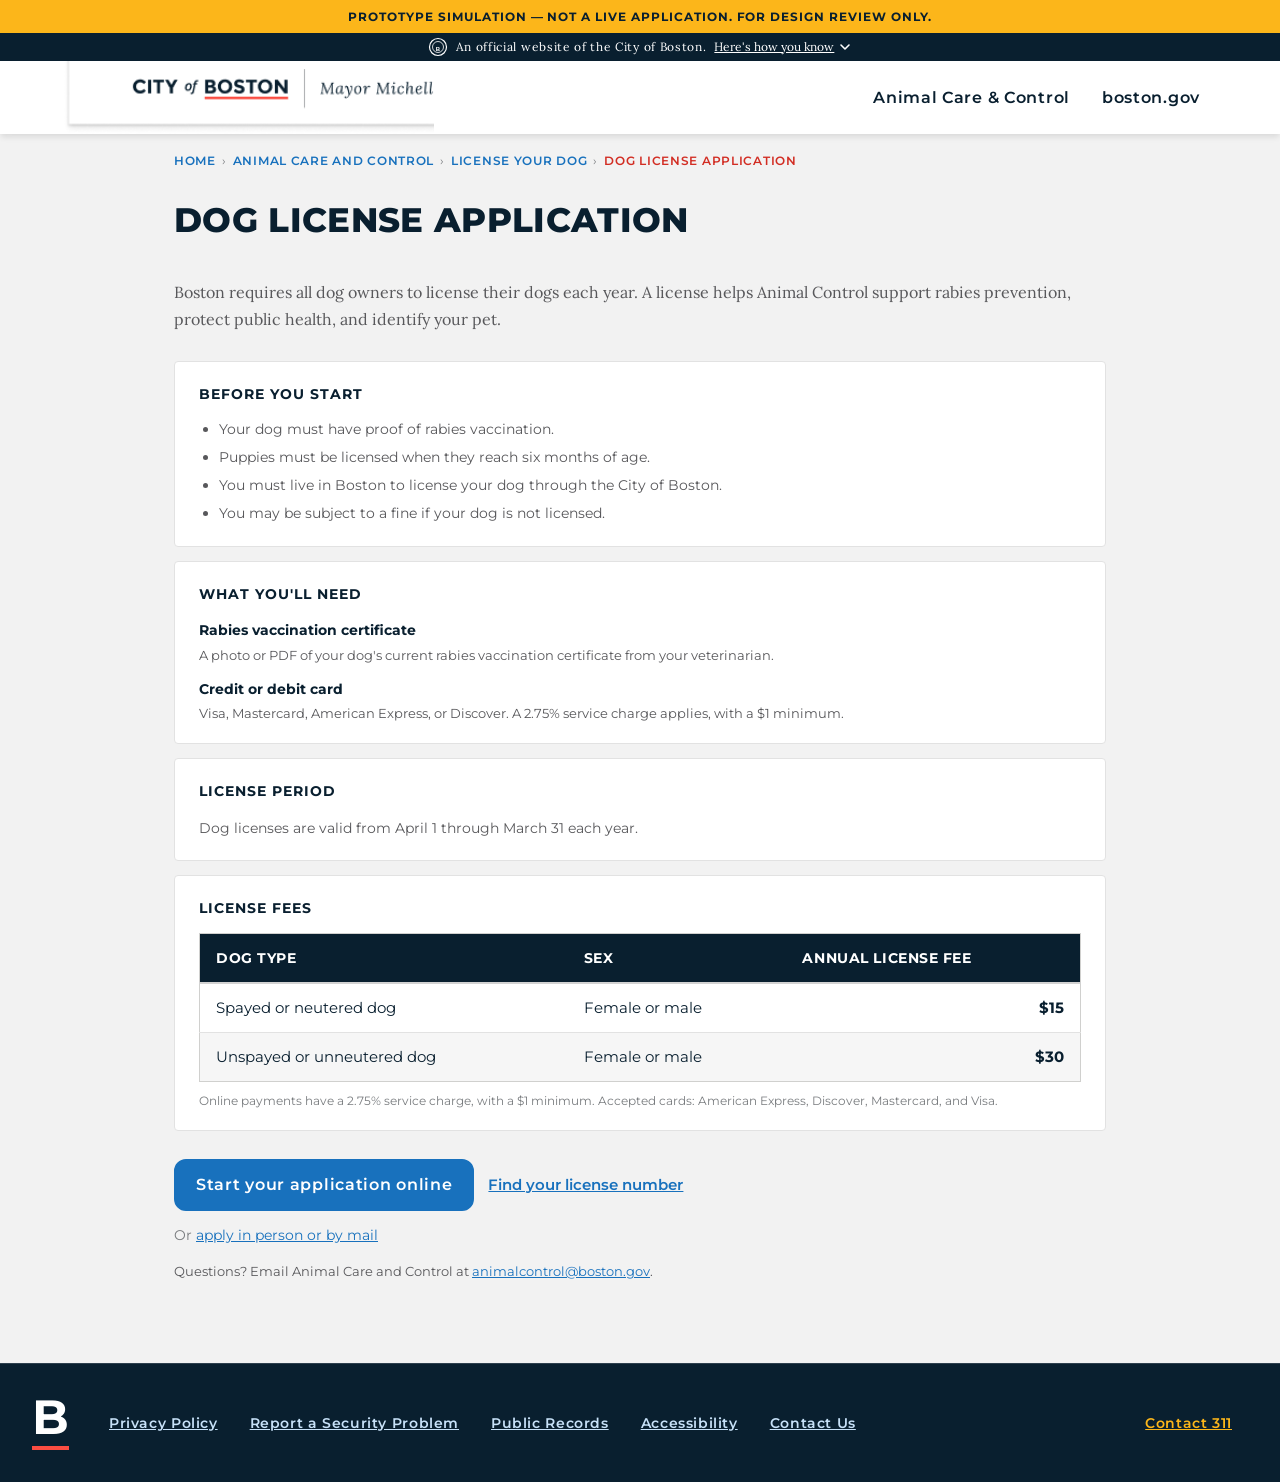
<file: application-prototype/index.html>
<!DOCTYPE html>
<html lang="en">
<head>
  <meta charset="UTF-8">
  <meta name="viewport" content="width=device-width, initial-scale=1.0">
  <title>Dog License Application | Boston.gov</title>
  <link rel="preconnect" href="https://fonts.googleapis.com">
  <link rel="preconnect" href="https://fonts.gstatic.com" crossorigin>
  <link href="https://fonts.googleapis.com/css2?family=Lora:ital,wght@0,400;0,700;1,400&family=Montserrat:wght@400;500;600;700;800&display=swap" rel="stylesheet">
  <link rel="stylesheet" href="../styles.css">
  <style>
    /* ── Layout shell ── */
    .app-outer { background:var(--cob-off-white); min-height:60vh; }
    .app-container { max-width:1060px; margin:0 auto; padding:0 var(--hero-pad,40px) 80px; }
    @media(max-width:1023px){.app-container{padding:0 var(--sp-400,24px) 60px;}}
    @media(max-width:767px) {.app-container{padding:0 16px 48px;}}

    .app-breadcrumb { padding:16px 0 20px; }
    .app-breadcrumb ol { display:flex;flex-wrap:wrap;align-items:center;list-style:none;font-family:var(--font-ui);font-size:12px;font-weight:600;text-transform:uppercase;letter-spacing:.06em; }
    .app-breadcrumb li+li::before { content:"›";padding:0 6px;color:#797c7f;font-weight:400; }
    .app-breadcrumb a { color:var(--cob-theme);text-decoration:none; }
    .app-breadcrumb a:hover { text-decoration:underline; }
    .app-breadcrumb [aria-current="page"] { color:var(--cob-freedom-red); }

    .app-page-title { font-family:var(--font-ui);font-weight:800;font-size:clamp(22px,3.2vw,34px);text-transform:uppercase;color:var(--cob-navy);letter-spacing:.01em;margin-bottom:28px; }

    /* ── Form layout ── */
    .app-layout { display:grid;grid-template-columns:210px 1fr;gap:48px;align-items:start; }
    @media(max-width:767px){.app-layout{grid-template-columns:1fr;gap:20px;}}
    .app-layout.full-width-mode { grid-template-columns:1fr; }
    .app-layout.full-width-mode .step-nav { display:none; }

    /* ── Step nav ── */
    .step-nav { position:sticky;top:24px; }
    @media(max-width:767px){.step-nav{position:static;}}
    .step-nav ol { list-style:none;padding:0;margin:0; }
    .step-nav li { display:flex;align-items:flex-start;gap:12px;min-height:56px; }
    .step-nav__track { display:flex;flex-direction:column;align-items:center;flex-shrink:0;width:32px; }
    .step-nav__circle { width:32px;height:32px;border-radius:50%;border:2px solid #d2d2d2;display:flex;align-items:center;justify-content:center;font-family:var(--font-ui);font-weight:700;font-size:13px;color:#797c7f;flex-shrink:0;transition:all .2s; }
    .step-nav li.step--active .step-nav__circle { background:var(--cob-theme);border-color:var(--cob-theme);color:white; }
    .step-nav li.step--done  .step-nav__circle { background:var(--cob-navy);border-color:var(--cob-navy);color:white; }
    .step-nav__connector { width:2px;flex:1;min-height:14px;background:#d2d2d2;margin-top:4px; }
    .step-nav li.step--done .step-nav__connector { background:var(--cob-navy); }
    .step-nav li:last-child .step-nav__connector { display:none; }
    .step-nav__label { font-family:var(--font-ui);font-size:13px;font-weight:600;line-height:1.4;color:#797c7f;padding-top:6px; }
    .step-nav li.step--active .step-nav__label,
    .step-nav li.step--done  .step-nav__label { color:var(--cob-navy);font-weight:700; }
    @media(max-width:767px){
      .step-nav ol{display:flex;flex-wrap:wrap;gap:6px;}
      .step-nav li{flex-direction:column;align-items:center;gap:4px;min-height:auto;padding:6px 10px;background:white;border-radius:4px;border:1px solid #d2d2d2;flex:1;min-width:72px;}
      .step-nav li.step--active{border-color:var(--cob-theme);}
      .step-nav__track{width:auto;}
      .step-nav__connector{display:none!important;}
      .step-nav__label{padding-top:0;text-align:center;font-size:11px;}
    }

    /* ── Views ── */
    .app-view { display:none; }
    .app-view.is-active { display:block; }
    .view-heading { font-family:var(--font-ui);font-weight:700;font-size:20px;color:var(--cob-navy);margin-bottom:4px; }
    .view-subhead { font-family:var(--font-body);font-size:15px;line-height:1.65;color:#58585b;margin-bottom:24px; }

    /* ── Landing page ── */
    .landing-intro { font-family:var(--font-body);font-size:16px;line-height:1.7;color:#58585b;margin-bottom:28px; }
    .landing-section { background:white;border:1px solid #e2e2e2;border-radius:4px;padding:20px 24px;margin-bottom:14px; }
    .landing-section__heading { font-family:var(--font-ui);font-weight:700;font-size:14px;text-transform:uppercase;letter-spacing:.07em;color:var(--cob-navy);margin-bottom:12px; }
    .landing-section ul { list-style:disc;padding-left:20px; }
    .landing-section li { font-family:var(--font-ui);font-size:14px;line-height:1.7;color:#58585b; }
    .landing-section li+li { margin-top:4px; }
    .landing-what-item { display:flex;flex-direction:column;gap:2px;margin-bottom:12px; }
    .landing-what-item:last-child { margin-bottom:0; }
    .landing-what-item__label { font-family:var(--font-ui);font-weight:700;font-size:14px;color:var(--cob-navy); }
    .landing-what-item__desc { font-family:var(--font-ui);font-size:13px;color:#58585b;line-height:1.55; }
    .fee-table { width:100%;border-collapse:collapse;font-family:var(--font-ui); }
    .fee-table th { font-size:12px;font-weight:700;text-transform:uppercase;letter-spacing:.06em;color:#58585b;text-align:left;padding:8px 10px;border-bottom:2px solid #d2d2d2; }
    .fee-table td { font-size:14px;padding:10px 10px;border-bottom:1px solid #e2e2e2;color:var(--cob-navy); }
    .fee-table td:last-child { font-weight:700;text-align:right; }
    .fee-table tr:last-child td { border-bottom:none; }
    .fee-note { font-family:var(--font-ui);font-size:12px;color:#797c7f;margin-top:10px;line-height:1.55; }
    .landing-cta-group { display:flex;flex-wrap:wrap;gap:14px;align-items:center;margin:28px 0 12px; }
    .landing-or { font-family:var(--font-ui);font-size:14px;color:#797c7f;margin-bottom:12px; }
    .landing-footer-links { font-family:var(--font-ui);font-size:13px;color:#58585b;line-height:1.8; }
    .landing-footer-links a { color:var(--cob-theme);text-decoration:underline; }

    /* ── Preconditions ── */
    .preconditions { background:#f8f8f8;border:1px solid #e2e2e2;border-left:4px solid var(--cob-navy);border-radius:0 4px 4px 0;padding:16px 20px;margin-bottom:28px; }
    .preconditions__heading { font-family:var(--font-ui);font-weight:700;font-size:13px;text-transform:uppercase;letter-spacing:.07em;color:var(--cob-navy);margin-bottom:8px; }
    .preconditions__intro { font-family:var(--font-ui);font-size:13px;color:#58585b;margin-bottom:8px; }
    .preconditions ul { list-style:disc;padding-left:20px; }
    .preconditions li { font-family:var(--font-ui);font-size:13px;line-height:1.6;color:#58585b; }

    /* ── Validation ── */
    .validation-summary { background:#fef2f2;border:1px solid #fca5a5;border-left:4px solid var(--cob-freedom-red);border-radius:0 4px 4px 0;padding:12px 16px;margin-bottom:20px;display:none; }
    .validation-summary.is-visible { display:block; }
    .validation-summary p { font-family:var(--font-ui);font-size:13px;font-weight:600;color:var(--cob-freedom-red); }

    /* ── Fields ── */
    .field-group { margin-bottom:28px; }
    .field-group__heading { font-family:var(--font-ui);font-weight:700;font-size:13px;text-transform:uppercase;letter-spacing:.07em;color:var(--cob-navy);margin-bottom:14px;padding-bottom:8px;border-bottom:1px solid #d2d2d2; }
    .field-group__note { font-family:var(--font-ui);font-size:12px;color:#797c7f;margin-bottom:14px; }
    .field-row { display:grid;gap:14px;margin-bottom:14px; }
    .field-row--1 { grid-template-columns:1fr; }
    .field-row--2 { grid-template-columns:1fr; }
    .field-row--2col { grid-template-columns:1fr 1fr; }
    .field { display:flex;flex-direction:column;gap:5px; }
    .field label { font-family:var(--font-ui);font-weight:700;font-size:13px;line-height:1.4;color:var(--cob-navy);letter-spacing:.03em; }
    .field .req { color:var(--cob-freedom-red);margin-left:2px; }
    .field input,.field select,.field textarea { font-family:var(--font-ui);font-size:15px;color:var(--cob-navy);background:white;border:1px solid #d2d2d2;border-radius:4px;padding:10px 12px;width:100%;transition:border-color .15s,box-shadow .15s;appearance:none; }
    .field input:focus,.field select:focus,.field textarea:focus { outline:none;border-color:var(--cob-theme);box-shadow:0 0 0 3px rgba(24,113,189,.15); }
    .field select { background-image:url("data:image/svg+xml,%3Csvg xmlns='http://www.w3.org/2000/svg' width='12' height='8'%3E%3Cpath d='M1 1l5 5 5-5' stroke='%23797c7f' stroke-width='1.5' fill='none' stroke-linecap='round' stroke-linejoin='round'/%3E%3C/svg%3E");background-repeat:no-repeat;background-position:right 12px center;padding-right:32px; }
    .field textarea { min-height:80px;resize:vertical; }
    .field input[aria-invalid="true"],.field select[aria-invalid="true"] { border-color:var(--cob-freedom-red); }
    .field-error { font-family:var(--font-ui);font-size:12px;color:var(--cob-freedom-red);font-weight:600;display:none; }
    .field-error.is-visible { display:block; }

    /* ── Radio options ── */
    .radio-group { display:flex;flex-direction:column;gap:8px; }
    .radio-option { display:flex;align-items:center;gap:10px;padding:10px 14px;border:1px solid #d2d2d2;border-radius:4px;cursor:pointer;background:white;transition:border-color .15s,background .15s; }
    .radio-option:has(input:checked) { border-color:var(--cob-theme);background:#f0f7ff; }
    .radio-group--error .radio-option { border-color:var(--cob-freedom-red); }
    .radio-option input[type="radio"] { width:18px;height:18px;flex-shrink:0;accent-color:var(--cob-theme);cursor:pointer; }
    .radio-option__label { font-family:var(--font-ui);font-size:14px;font-weight:600;color:var(--cob-navy);flex:1; }
    .radio-option__fee { font-family:var(--font-ui);font-size:13px;font-weight:700;color:var(--cob-theme); }
    .radio-option__desc { font-family:var(--font-ui);font-size:13px;color:#58585b;margin-top:3px;font-weight:400; }

    /* ── File upload ── */
    .file-upload { border:2px dashed #d2d2d2;border-radius:4px;padding:14px 16px;background:#f8f8f8; }
    .file-upload+.file-upload { margin-top:12px; }
    .file-upload__label { font-family:var(--font-ui);font-weight:700;font-size:13px;color:var(--cob-navy);letter-spacing:.03em;display:block;margin-bottom:4px; }
    .file-upload__req { color:var(--cob-freedom-red); }
    .file-upload__desc { font-family:var(--font-ui);font-size:12px;color:#797c7f;margin-bottom:10px;line-height:1.5; }
    .file-upload__input { font-family:var(--font-ui);font-size:13px;color:var(--cob-navy);width:100%;display:block; }
    .file-upload__chosen { margin-top:6px;font-family:var(--font-ui);font-size:12px;color:var(--cob-theme);font-weight:600;display:none; }
    .file-upload__chosen.is-visible { display:block; }

    /* ── Dogs panel ── */
    .dogs-panel { margin-bottom:24px; }
    .dogs-panel__heading { font-family:var(--font-ui);font-weight:700;font-size:13px;text-transform:uppercase;letter-spacing:.07em;color:var(--cob-navy);margin-bottom:6px; }
    .dogs-panel__desc { font-family:var(--font-ui);font-size:13px;color:#58585b;margin-bottom:12px;line-height:1.5; }
    .dog-counter { font-family:var(--font-ui);font-size:12px;font-weight:700;text-transform:uppercase;letter-spacing:.06em;color:#797c7f;display:block;margin-top:8px; }

    /* ── Dog card (wireframe layout) ── */
    .dog-card { background:white;border:1px solid #e2e2e2;border-radius:4px;padding:14px 16px;margin-bottom:8px; }
    .dog-card--active { border-color:var(--cob-theme);background:white;padding:0; }
    .dog-card--active .dog-form { border:none;border-radius:0;margin:0; }
    .dog-card__main { display:grid;grid-template-columns:1fr auto auto;gap:16px;align-items:start; }
    @media(max-width:600px){.dog-card__main{grid-template-columns:1fr;gap:10px;}}
    .dog-card__name { font-family:var(--font-ui);font-weight:700;font-size:15px;color:var(--cob-navy); }
    .dog-card__method-heading { font-family:var(--font-ui);font-size:11px;font-weight:700;text-transform:uppercase;letter-spacing:.07em;color:#797c7f;margin-bottom:6px; }
    .dog-card__method-radios { display:flex;flex-direction:column;gap:5px; }
    .dog-card__method-label { display:flex;align-items:center;gap:7px;cursor:pointer; }
    .dog-card__method-label input[type="radio"] { width:14px;height:14px;accent-color:var(--cob-theme);flex-shrink:0; }
    .dog-card__method-label span { font-family:var(--font-ui);font-size:13px;color:var(--cob-navy); }
    .dog-card__status-wrap { display:flex;align-items:flex-start;padding-top:2px;min-width:100px;justify-content:flex-end; }
    @media(max-width:600px){.dog-card__status-wrap{justify-content:flex-start;}}
    .dog-card__status { font-family:var(--font-ui);font-size:12px;font-weight:700;white-space:nowrap; }
    .dog-card__status--needed { color:#797c7f; }
    .dog-card__status--done { color:#2e7d32; }
    .dog-card__actions { display:flex;gap:10px;align-items:center;margin-top:10px;padding-top:10px;border-top:1px solid #e2e2e2; }

    /* Buttons */
    .btn-link { font-family:var(--font-ui);font-size:13px;font-weight:600;color:var(--cob-theme);text-decoration:underline;background:none;border:none;cursor:pointer;padding:2px 4px; }
    .btn-link:hover { color:var(--cob-navy); }
    .btn-link--danger { color:var(--cob-freedom-red); }
    .btn-link--danger:hover { color:#8b1f1b; }

    /* ── Dog form (expanded) ── */
    .dog-form { background:white;border:1px solid #e2e2e2;border-radius:4px;padding:0 22px 22px;margin-bottom:16px; }
    .dog-form__header { display:flex;align-items:center;justify-content:space-between;margin:0 -22px 18px;padding:16px 22px 12px;border-bottom:1px solid #d2d2d2;border-radius:4px 4px 0 0;position:sticky;top:0;background:white;z-index:10; }
    .dog-form__title { font-family:var(--font-ui);font-weight:700;font-size:15px;color:var(--cob-navy); }
    .dog-form__section-head { font-family:var(--font-ui);font-weight:700;font-size:12px;text-transform:uppercase;letter-spacing:.07em;color:var(--cob-navy);margin:20px 0 10px;padding-bottom:6px;border-bottom:1px solid #e2e2e2; }
    .dog-form__section-note { font-family:var(--font-ui);font-size:12px;color:#58585b;margin-bottom:10px;line-height:1.5; }
    .dog-form-actions { display:flex;gap:12px;margin-top:20px;padding-top:16px;border-top:1px solid #d2d2d2;flex-wrap:wrap; }

    .btn-done-dog { background:var(--cob-navy);color:white;border:2px solid var(--cob-navy);border-radius:12px;padding:9px 18px;font-family:var(--font-ui);font-weight:600;font-size:14px;cursor:pointer;transition:background .15s; }
    .btn-done-dog:hover { background:#06131e; }
    .btn-add-dog { background:transparent;color:var(--cob-theme);border:2px solid var(--cob-theme);border-radius:12px;padding:9px 18px;font-family:var(--font-ui);font-weight:600;font-size:14px;cursor:pointer;transition:background .15s,color .15s;display:inline-flex;align-items:center;gap:6px; }
    .btn-add-dog:hover { background:var(--cob-theme);color:white; }
    .btn-add-dog:disabled { opacity:.4;cursor:not-allowed; }

    .step-buttons { display:flex;justify-content:space-between;align-items:center;margin-top:32px;padding-top:24px;border-top:1px solid #d2d2d2;gap:12px; }
    .btn-back { display:inline-flex;align-items:center;gap:6px;background:transparent;color:var(--cob-navy);border:2px solid #d2d2d2;border-radius:12px;padding:11px 20px;font-family:var(--font-ui);font-weight:600;font-size:15px;cursor:pointer;text-decoration:none;transition:border-color .15s,background .15s; }
    .btn-back:hover { border-color:var(--cob-navy);background:#f8f8f8; }

    /* ── Review ── */
    .review-block { background:white;border:1px solid #e2e2e2;border-radius:4px;padding:18px 22px;margin-bottom:14px; }
    .review-block__header { display:flex;align-items:center;justify-content:space-between;margin-bottom:14px;padding-bottom:10px;border-bottom:1px solid #e2e2e2; }
    .review-block__title { font-family:var(--font-ui);font-weight:700;font-size:14px;color:var(--cob-navy);text-transform:uppercase;letter-spacing:.06em; }
    .review-dl { display:flex;flex-direction:column;gap:8px; }
    .review-dl__row { display:grid;grid-template-columns:150px 1fr;gap:8px; }
    @media(max-width:480px){.review-dl__row{grid-template-columns:1fr;gap:2px;}}
    .review-dl__row dt { font-family:var(--font-ui);font-size:12px;font-weight:700;text-transform:uppercase;letter-spacing:.06em;color:#797c7f;padding-top:1px; }
    .review-dl__row dd { font-family:var(--font-body);font-size:15px;line-height:1.55;color:var(--cob-navy); }
    .review-fee-table { width:100%;border-collapse:collapse;font-family:var(--font-ui); }
    .review-fee-table td { padding:8px 10px;font-size:14px;border-top:1px solid #e2e2e2; }
    .review-fee-table td:last-child { text-align:right;color:var(--cob-navy);font-weight:600; }
    .review-fee-table td:first-child { color:#58585b; }
    .review-fee-table .total-row td { font-weight:700;font-size:15px;color:var(--cob-navy);border-top:2px solid var(--cob-navy); }
    .review-fee-note { font-family:var(--font-ui);font-size:12px;color:#797c7f;margin-top:10px;line-height:1.5; }
    .review-payment-note { font-family:var(--font-ui);font-size:13px;font-style:italic;color:#58585b;margin-top:14px; }

    /* ── Invoice Cloud placeholder ── */
    .ic-proto-banner { display:flex;align-items:center;gap:10px;background:var(--cob-amber);color:var(--cob-navy);padding:10px 16px;border-radius:4px;margin-bottom:20px;font-family:var(--font-ui);font-size:12px;font-weight:700;text-transform:uppercase;letter-spacing:.07em; }
    .ic-placeholder { border:2px dashed #d2d2d2;border-radius:4px;background:white;min-height:280px;display:flex;flex-direction:column;align-items:center;justify-content:center;padding:40px 28px;text-align:center;gap:14px; }
    .ic-placeholder__icon { font-size:44px;opacity:.2; }
    .ic-placeholder__name { font-family:var(--font-ui);font-weight:700;font-size:20px;color:#797c7f; }
    .ic-placeholder__body { font-family:var(--font-body);font-size:15px;line-height:1.65;color:#797c7f;max-width:400px; }
    .ic-placeholder__fee { font-family:var(--font-ui);font-weight:700;font-size:15px;color:var(--cob-navy); }
    .open-question { margin-top:20px;background:#fff8e6;border:1px solid var(--cob-amber);border-radius:4px;padding:14px 18px; }
    .open-question__head { font-family:var(--font-ui);font-weight:700;font-size:11px;text-transform:uppercase;letter-spacing:.09em;color:#7a5000;margin-bottom:6px; }
    .open-question p { font-family:var(--font-ui);font-size:13px;line-height:1.6;color:#5a3c00; }

    /* ── Modals ── */
    .modal-overlay { position:fixed;inset:0;background:rgba(9,31,47,.55);display:flex;align-items:center;justify-content:center;z-index:200;padding:16px; }
    .modal-overlay[hidden] { display:none; }
    .modal { background:white;border-radius:8px;padding:32px;max-width:420px;width:100%;box-shadow:0 20px 40px rgba(9,31,47,.3); }
    .modal__title { font-family:var(--font-ui);font-weight:800;font-size:19px;color:var(--cob-navy);margin-bottom:12px;line-height:1.3; }
    .modal__body { font-family:var(--font-body);font-size:15px;line-height:1.65;color:#58585b;margin-bottom:24px; }
    .modal__actions { display:flex;flex-direction:column;gap:10px; }
    .btn-modal-primary { display:block;width:100%;background:var(--cob-theme);color:white;border:2px solid var(--cob-theme);border-radius:12px;padding:12px 20px;font-family:var(--font-ui);font-weight:600;font-size:15px;cursor:pointer;text-align:center;transition:background .15s; }
    .btn-modal-primary:hover { background:#135fa3;border-color:#135fa3; }
    .btn-modal-danger { display:block;width:100%;background:transparent;color:var(--cob-freedom-red);border:2px solid var(--cob-freedom-red);border-radius:12px;padding:12px 20px;font-family:var(--font-ui);font-weight:600;font-size:15px;cursor:pointer;text-align:center;transition:background .15s,color .15s; }
    .btn-modal-danger:hover { background:var(--cob-freedom-red);color:white; }
    .btn-modal-secondary { display:block;width:100%;background:transparent;color:var(--cob-navy);border:2px solid #d2d2d2;border-radius:12px;padding:12px 20px;font-family:var(--font-ui);font-weight:600;font-size:15px;cursor:pointer;text-align:center;transition:border-color .15s,background .15s; }
    .btn-modal-secondary:hover { border-color:var(--cob-navy);background:#f8f8f8; }

    /* ── Lookup ── */
    .lookup-method-card { background:white;border:1px solid #e2e2e2;border-radius:4px;padding:20px 22px;margin-bottom:20px; }
    .lookup-form-card { background:white;border:1px solid #e2e2e2;border-radius:4px;padding:24px;margin-bottom:20px; }
    .lookup-form-card__heading { font-family:var(--font-ui);font-weight:700;font-size:13px;text-transform:uppercase;letter-spacing:.07em;color:var(--cob-navy);margin-bottom:14px;padding-bottom:8px;border-bottom:1px solid #d2d2d2; }
    .btn-search { background:var(--cob-theme);color:white;border:2px solid var(--cob-theme);border-radius:12px;padding:11px 28px;font-family:var(--font-ui);font-weight:600;font-size:15px;cursor:pointer;transition:background .15s; }
    .btn-search:hover { background:#135fa3; }
    .lookup-help { background:#f8f8f8;border:1px solid #e2e2e2;border-radius:4px;padding:18px 22px; }
    .lookup-help__heading { font-family:var(--font-ui);font-weight:700;font-size:13px;color:var(--cob-navy);margin-bottom:8px; }
    .lookup-help p { font-family:var(--font-ui);font-size:13px;color:#58585b;line-height:1.6; }
    .lookup-help a { color:var(--cob-theme);text-decoration:underline; }
    .proto-data-note { background:#f0f7ff;border:1px solid #bee3f8;border-radius:4px;padding:10px 14px;margin-bottom:20px;font-family:var(--font-ui);font-size:12px;color:#0a4d8c; }

    /* ── Result cards ── */
    .results-summary { font-family:var(--font-ui);font-size:14px;color:#58585b;margin-bottom:16px; }
    .result-card { background:white;border:1px solid #e2e2e2;border-radius:4px;margin-bottom:10px;overflow:hidden;transition:border-color .15s; }
    .result-card--selected { border-color:var(--cob-theme); }
    .result-card__top { display:flex;align-items:center;gap:12px;padding:14px 16px;cursor:pointer; }
    .result-card__top:hover { background:#f8f8f8; }
    .result-card--selected .result-card__top { background:#f0f7ff; }
    .result-card__check { width:22px;height:22px;border-radius:50%;border:2px solid #d2d2d2;display:flex;align-items:center;justify-content:center;flex-shrink:0;transition:all .15s; }
    .result-card--selected .result-card__check { background:var(--cob-theme);border-color:var(--cob-theme);color:white; }
    .result-card__info { flex:1;min-width:0; }
    .result-card__name { font-family:var(--font-ui);font-weight:700;font-size:15px;color:var(--cob-navy); }
    .result-card__sub { font-family:var(--font-ui);font-size:12px;color:#797c7f;margin-top:2px; }
    .result-card__badges { display:flex;gap:6px;flex-wrap:wrap;align-items:center;flex-shrink:0; }
    .badge { display:inline-block;padding:3px 8px;border-radius:12px;font-family:var(--font-ui);font-size:11px;font-weight:700;text-transform:uppercase;letter-spacing:.04em;white-space:nowrap; }
    .badge--expired { background:#fee2e2;color:#991b1b; }
    .badge--current { background:#dcfce7;color:#166534; }
    .badge--warning { background:#fef3c7;color:#92400e; }
    .badge--active  { background:#dbeafe;color:#1e40af; }
    .result-card__toggle { font-family:var(--font-ui);font-size:12px;font-weight:600;color:var(--cob-theme);white-space:nowrap;background:none;border:none;cursor:pointer;text-decoration:underline;flex-shrink:0;padding:0 0 0 8px; }
    .result-card__detail { border-top:1px solid #e2e2e2;padding:16px 20px;background:#f8f8f8;display:none; }
    .result-card__detail.is-open { display:block; }
    .rabies-alert { display:flex;gap:10px;background:#fff8e6;border:1px solid var(--cob-amber);border-radius:4px;padding:12px 14px;margin-bottom:14px; }
    .rabies-alert__icon { font-size:18px;flex-shrink:0; }
    .rabies-alert__text { font-family:var(--font-ui);font-size:13px;color:#5a3c00;line-height:1.55; }
    .rabies-alert__text strong { color:#7a5000; }
    .detail-dl { display:grid;grid-template-columns:repeat(auto-fill,minmax(220px,1fr));gap:8px 16px; }
    .detail-dl__row dt { font-family:var(--font-ui);font-size:11px;font-weight:700;text-transform:uppercase;letter-spacing:.06em;color:#797c7f;margin-bottom:2px; }
    .detail-dl__row dd { font-family:var(--font-body);font-size:14px;color:var(--cob-navy);line-height:1.4; }
    .select-bar { background:white;border:1px solid #e2e2e2;border-top:2px solid var(--cob-theme);border-radius:4px;padding:14px 18px;margin-top:16px;display:flex;align-items:center;justify-content:space-between;flex-wrap:wrap;gap:12px; }
    .select-bar__info { font-family:var(--font-ui);font-size:13px;color:#58585b; }
    .select-bar__info strong { color:var(--cob-navy); }
    .btn-renew { background:var(--cob-theme);color:white;border:2px solid var(--cob-theme);border-radius:12px;padding:11px 24px;font-family:var(--font-ui);font-weight:600;font-size:15px;cursor:pointer;transition:background .15s; }
    .btn-renew:hover { background:#135fa3; }
    .btn-renew:disabled { opacity:.4;cursor:not-allowed; }
    .results-help { background:#f8f8f8;border:1px solid #e2e2e2;border-radius:4px;padding:16px 20px;margin-top:20px; }
    .results-help__heading { font-family:var(--font-ui);font-weight:700;font-size:13px;color:var(--cob-navy);margin-bottom:6px; }
    .results-help p { font-family:var(--font-ui);font-size:13px;color:#58585b;line-height:1.6; }

    /* ── Results sections ── */
    .results-section-label { font-family:var(--font-ui);font-weight:700;font-size:11px;text-transform:uppercase;letter-spacing:.08em;color:var(--cob-navy);margin-bottom:10px; }

    /* ── Related dog cards ── */
    .related-card { background:white;border:1px solid #e2e2e2;border-radius:4px;padding:14px 16px;margin-bottom:8px;display:flex;align-items:center;gap:14px;transition:border-color .15s,background .15s; }
    .related-card--selected { border-color:var(--cob-theme);background:#f0f7ff; }
    .related-card__info { flex:1;min-width:0; }
    .related-card__name { font-family:var(--font-ui);font-weight:700;font-size:15px;color:var(--cob-navy); }
    .related-card__sub { font-family:var(--font-ui);font-size:12px;color:#797c7f;margin-top:2px; }
    .related-card__badges { display:flex;gap:6px;flex-wrap:wrap;margin-top:6px; }
    .btn-toggle-related { font-family:var(--font-ui);font-size:13px;font-weight:600;color:var(--cob-theme);border:2px solid var(--cob-theme);border-radius:10px;padding:7px 14px;background:transparent;cursor:pointer;white-space:nowrap;transition:background .15s,color .15s;flex-shrink:0; }
    .btn-toggle-related:hover { background:var(--cob-theme);color:white; }
    .btn-toggle-related--remove { color:#797c7f;border-color:#d2d2d2; }
    .btn-toggle-related--remove:hover { background:#f8f8f8;color:var(--cob-navy); }
    @media(max-width:600px){ .related-card { flex-wrap:wrap; } .btn-toggle-related { width:100%; } }
    #result-detail-card.result-matched--selected { border-color:var(--cob-theme);background:#f0f7ff; }
    #btn-renew:disabled { opacity:.4;cursor:not-allowed; }
  </style>
</head>
<body>

  <a class="skip-link" href="#main-content">Skip to main content</a>
  <div class="prototype-banner" role="note">Prototype simulation — not a live application. For design review only.</div>

  <header>
    <div class="trustbar">
      <div class="trustbar__bar">
        <div class="trustbar__seal" aria-hidden="true">
          <svg width="20" height="20" viewBox="0 0 20 20" fill="none"><circle cx="10" cy="10" r="8.5" stroke="white" stroke-width="1.2"/><circle cx="10" cy="10" r="5.5" stroke="white" stroke-width="0.8"/><text x="10" y="13.5" text-anchor="middle" fill="white" font-size="6" font-family="sans-serif" font-weight="700">B</text></svg>
        </div>
        <p class="trustbar__text">An official website of the City of Boston.</p>
        <button class="trustbar__toggle" id="trustbar-btn" aria-expanded="false" aria-controls="trustbar-panel">
          Here's how you know
          <svg class="trustbar__chevron" width="14" height="14" viewBox="0 0 14 14" fill="none" aria-hidden="true"><path d="M3 5l4 4 4-4" stroke="currentColor" stroke-width="1.6" stroke-linecap="round" stroke-linejoin="round"/></svg>
        </button>
      </div>
      <div class="trustbar__panel" id="trustbar-panel" hidden>
        <div class="trustbar__panel-inner">
          <div class="trustbar__fact"><div class="trustbar__fact-icon" aria-hidden="true">🏛️</div><div><p class="trustbar__fact-heading">Official websites use .boston.gov</p><p class="trustbar__fact-body">A <strong>.boston.gov</strong> website belongs to an official City of Boston organization.</p></div></div>
          <div class="trustbar__fact"><div class="trustbar__fact-icon" aria-hidden="true">🔒</div><div><p class="trustbar__fact-heading">Secure .gov websites use HTTPS</p><p class="trustbar__fact-body">A lock icon or <strong>https://</strong> means you've safely connected.</p></div></div>
        </div>
      </div>
    </div>
    <nav class="main-nav" aria-label="Site navigation">
      <div class="main-nav__inner">
        <a href="../index.html" class="cob-logo" aria-label="City of Boston — return to license information page">
          <img src="../assets/header-nav.png" alt="City of Boston, Mayor Michelle Wu" class="cob-logo__img">
        </a>
        <div class="main-nav__links">
          <a class="nav-link nav-link--text" href="https://www.boston.gov/departments/animal-care-and-control">Animal Care &amp; Control</a>
          <a class="nav-link nav-link--text" href="https://www.boston.gov">boston.gov</a>
        </div>
      </div>
    </nav>
  </header>

  <main id="main-content">
    <div class="app-outer">
      <div class="app-container">

        <nav class="app-breadcrumb" id="app-breadcrumb" aria-label="Breadcrumb">
          <ol id="breadcrumb-list"></ol>
        </nav>

        <h1 class="app-page-title" id="app-title"></h1>

        <div class="app-layout full-width-mode" id="app-layout">

          <nav class="step-nav" id="step-nav" aria-label="Application steps">
            <ol>
              <li id="step-ind-0" style="display:none"><div class="step-nav__track" aria-hidden="true"><div class="step-nav__circle">1</div><div class="step-nav__connector"></div></div><div class="step-nav__label">Find your renewal info</div></li>
              <li id="step-ind-1"><div class="step-nav__track" aria-hidden="true"><div class="step-nav__circle">2</div><div class="step-nav__connector"></div></div><div class="step-nav__label">Owner information</div></li>
              <li id="step-ind-2"><div class="step-nav__track" aria-hidden="true"><div class="step-nav__circle">3</div><div class="step-nav__connector"></div></div><div class="step-nav__label">Dog information</div></li>
              <li id="step-ind-3"><div class="step-nav__track" aria-hidden="true"><div class="step-nav__circle">4</div><div class="step-nav__connector"></div></div><div class="step-nav__label">Review</div></li>
              <li id="step-ind-4"><div class="step-nav__track" aria-hidden="true"><div class="step-nav__circle">5</div><div class="step-nav__connector"></div></div><div class="step-nav__label">Payment</div></li>
            </ol>
          </nav>

          <div id="views-wrap">

            <!-- ══ LANDING ══ -->
            <section id="view-landing" class="app-view">
              <p class="landing-intro">Boston requires all dog owners to license their dogs each year. A license helps Animal Control support rabies prevention, protect public health, and identify your pet.</p>

              <div class="landing-section">
                <p class="landing-section__heading">Before you start</p>
                <ul>
                  <li>Your dog must have proof of rabies vaccination.</li>
                  <li>Puppies must be licensed when they reach six months of age.</li>
                  <li>You must live in Boston to license your dog through the City of Boston.</li>
                  <li>You may be subject to a fine if your dog is not licensed.</li>
                </ul>
              </div>

              <div class="landing-section">
                <p class="landing-section__heading">What you'll need</p>
                <div class="landing-what-item">
                  <span class="landing-what-item__label">Rabies vaccination certificate</span>
                  <span class="landing-what-item__desc">A photo or PDF of your dog's current rabies vaccination certificate from your veterinarian.</span>
                </div>
                <div class="landing-what-item">
                  <span class="landing-what-item__label">Credit or debit card</span>
                  <span class="landing-what-item__desc">Visa, Mastercard, American Express, or Discover. A 2.75% service charge applies, with a $1 minimum.</span>
                </div>
              </div>

              <div class="landing-section">
                <p class="landing-section__heading">License period</p>
                <p style="font-family:var(--font-ui);font-size:14px;color:#58585b;">Dog licenses are valid from April 1 through March 31 each year.</p>
              </div>

              <div class="landing-section">
                <p class="landing-section__heading">License fees</p>
                <table class="fee-table">
                  <thead><tr><th>Dog type</th><th>Sex</th><th>Annual license fee</th></tr></thead>
                  <tbody>
                    <tr><td>Spayed or neutered dog</td><td>Female or male</td><td>$15</td></tr>
                    <tr><td>Unspayed or unneutered dog</td><td>Female or male</td><td>$30</td></tr>
                  </tbody>
                </table>
                <p class="fee-note">Online payments have a 2.75% service charge, with a $1 minimum. Accepted cards: American Express, Discover, Mastercard, and Visa.</p>
              </div>

              <div class="landing-cta-group">
                <button type="button" class="btn-primary" id="btn-start-new">Start your application online</button>
                <button type="button" class="btn-link" id="btn-find-license" style="font-size:15px;padding:0;">Find your license number</button>
              </div>
              <p class="landing-or">Or <a href="../index.html" style="color:var(--cob-theme);">apply in person or by mail</a></p>
              <p class="landing-footer-links">Questions? Email Animal Care and Control at <a href="mailto:animalcontrol@boston.gov">animalcontrol@boston.gov</a>.</p>
            </section>

            <!-- ══ CHOOSE PATH ══ -->
            <section id="view-choose-path" class="app-view" aria-labelledby="h-choose-path">
              <div id="path-selector">
              <h2 class="view-heading" id="h-choose-path">New license or renewal?</h2>
              <p style="font-family:var(--font-ui);font-weight:700;font-size:13px;color:var(--cob-navy);margin-bottom:10px;">Select an option that applies to you <span style="color:var(--cob-freedom-red)">*</span></p>
              <div class="radio-group" style="margin-bottom:28px;">
                <label class="radio-option" style="align-items:flex-start;gap:12px;padding:14px 16px;">
                  <input type="radio" name="app-path" value="new" id="path-new">
                  <div>
                    <span class="radio-option__label" style="display:block;">Apply for a new license</span>
                    <span class="radio-option__desc">Enter your information and the dog's details</span>
                  </div>
                </label>
                <label class="radio-option" style="align-items:flex-start;gap:12px;padding:14px 16px;">
                  <input type="radio" name="app-path" value="renewal" id="path-renewal">
                  <div>
                    <span class="radio-option__label" style="display:block;">Renew an existing license</span>
                    <span class="radio-option__desc">Find and confirm your dog's record</span>
                  </div>
                </label>
              </div>

              </div><!-- /path-selector -->

              <div id="renewal-lookup-wrap" hidden>
                <h3 class="view-heading" style="font-size:20px;margin-bottom:8px;">Find your existing license</h3>
                <p class="view-subhead" style="margin-bottom:20px;">If you've licensed your dog in Boston before, enter your information to find your existing license and continue your application.</p>

                <div class="lookup-method-card">
                  <p style="font-family:var(--font-ui);font-weight:700;font-size:13px;color:var(--cob-navy);margin-bottom:12px;">How would you like to find your license? <span style="color:var(--cob-freedom-red)">*</span></p>
                  <div class="radio-group">
                    <label class="radio-option">
                      <input type="radio" name="lookup-method" value="number" id="lm-number" checked>
                      <span class="radio-option__label">I know my license number</span>
                    </label>
                    <label class="radio-option">
                      <input type="radio" name="lookup-method" value="name" id="lm-name">
                      <span class="radio-option__label">I want to search by owner name</span>
                    </label>
                  </div>
                </div>

                <div id="lookup-form-number" class="lookup-form-card">
                  <p class="lookup-form-card__heading">Search by license number</p>
                  <p class="field-group__note" style="margin-bottom:14px;">Fields marked with * are required.</p>
                  <div class="field-row field-row--2">
                    <div class="field">
                      <label for="ls-num">License tag number <span class="req" aria-hidden="true">*</span></label>
                      <input type="text" id="ls-num" placeholder="e.g. A-00450">
                      <span style="font-family:var(--font-ui);font-size:12px;color:#797c7f;margin-top:2px;">You can find your license number on your dog's tag or previous license records.</span>
                    </div>
                    <div class="field">
                      <label for="ls-year-n">License year <span class="req" aria-hidden="true">*</span></label>
                      <input type="text" id="ls-year-n" placeholder="e.g. 2024" maxlength="4" inputmode="numeric">
                    </div>
                  </div>
                  <div class="field-row field-row--2">
                    <div class="field">
                      <label for="ls-dog-n">Dog's name <span class="req" aria-hidden="true">*</span></label>
                      <input type="text" id="ls-dog-n">
                    </div>
                    <div></div>
                  </div>
                  <div class="validation-summary" id="search-number-val"><p>Please fill in all required fields before searching.</p></div>
                  <button type="button" class="btn-search" id="btn-search-number">Search</button>
                </div>

                <div id="lookup-form-name" class="lookup-form-card" hidden>
                  <p class="lookup-form-card__heading">Search by owner name</p>
                  <p class="field-group__note" style="margin-bottom:14px;">Fields marked with * are required.</p>
                  <div class="field-row field-row--2">
                    <div class="field"><label for="ls-fname">Owner's first name <span class="req" aria-hidden="true">*</span></label><input type="text" id="ls-fname"></div>
                    <div class="field"><label for="ls-lname">Owner's last name <span class="req" aria-hidden="true">*</span></label><input type="text" id="ls-lname"></div>
                  </div>
                  <div class="field-row field-row--2">
                    <div class="field"><label for="ls-year-name">License year <span class="req" aria-hidden="true">*</span></label><input type="text" id="ls-year-name" placeholder="e.g. 2024" maxlength="4" inputmode="numeric"></div>
                    <div class="field"><label for="ls-dog-name">Dog's name <span class="req" aria-hidden="true">*</span></label><input type="text" id="ls-dog-name"></div>
                  </div>
                  <div class="validation-summary" id="search-name-val"><p>Please fill in all required fields before searching.</p></div>
                  <button type="button" class="btn-search" id="btn-search-name">Search</button>
                </div>

                <div class="lookup-help">
                  <p class="lookup-help__heading">Need help finding your license?</p>
                  <p>If you don't remember your license number or can't provide the details needed to search, call Animal Care and Control for help.</p>
                  <p style="margin-top:8px;"><a href="tel:6176355348">617-635-5348</a> · Monday–Friday, 8 a.m.–4 p.m.<br><a href="mailto:animalcontrol@boston.gov">animalcontrol@boston.gov</a></p>
                </div>
              </div>

              <div id="choosepath-val-summary" class="validation-summary"><p id="choosepath-val-msg">Please select an option to continue.</p></div>

              <div class="step-buttons">
                <button type="button" class="btn-back" id="btn-choosepath-back">
                  <svg width="14" height="14" viewBox="0 0 14 14" fill="none" aria-hidden="true"><path d="M9 2L4 7l5 5" stroke="currentColor" stroke-width="1.8" stroke-linecap="round" stroke-linejoin="round"/></svg>
                  Back to license information
                </button>
                <button type="button" class="btn-primary" id="btn-choosepath-continue">Continue</button>
              </div>
            </section>

            <!-- ══ LOOKUP: Results ══ -->
            <section id="view-lookup-results" class="app-view" aria-labelledby="h-lookup-results">
              <h2 class="view-heading" id="h-lookup-results">License lookup results</h2>
              <p class="view-subhead" id="result-subhead">We found a matching record. Review the information below before continuing.</p>
              <div class="proto-data-note"><strong>Prototype:</strong> Search by license number returns the matched dog. Search by owner name returns all dogs on the account.</div>

              <!-- License number search: single matched dog -->
              <div id="single-result-layout">
                <p class="results-section-label">Matching record</p>
                <div id="result-rabies-alert" class="rabies-alert" hidden>
                  <span class="rabies-alert__icon">&#9888;&#65039;</span>
                  <div class="rabies-alert__text"><strong>Check your rabies vaccination</strong> — The rabies expiration date shown in this record has passed. You may need an updated vaccination certificate in the next steps.</div>
                </div>
                <div class="review-block" id="result-detail-card"></div>
              </div>

              <div id="related-dogs-section" hidden>
                <p class="results-section-label" style="margin-top:28px;">Other dogs on this account</p>
                <p class="view-subhead" style="margin-bottom:12px;">These dogs are registered to the same owner. You can add them to your renewal now, or renew them separately later.</p>
                <div id="related-dogs-list"></div>
              </div>

              <!-- Owner name search: all dogs on account (unused) -->
              <div id="multi-result-layout" hidden>
                <p class="results-section-label" id="name-results-label">Dogs found</p>
                <div id="name-results-list"></div>
              </div>

              <div class="step-buttons">
                <button type="button" class="btn-back" id="btn-find-another">
                  <svg width="14" height="14" viewBox="0 0 14 14" fill="none" aria-hidden="true"><path d="M9 2L4 7l5 5" stroke="currentColor" stroke-width="1.8" stroke-linecap="round" stroke-linejoin="round"/></svg>
                  Search another dog
                </button>
                <button type="button" class="btn-primary" id="btn-renew">Renew your license</button>
              </div>
              <div class="results-help">
                <p class="results-help__heading">Something look wrong?</p>
                <p>If a dog's breed, age, vaccination dates, or license status doesn't match what you expect, contact Animal Care and Control before you renew.</p>
                <p style="margin-top:8px;"><a href="tel:6176355348" style="color:var(--cob-theme);">617-635-5348</a> · Monday–Friday, 8 a.m.–4 p.m.<br><a href="mailto:animalcontrol@boston.gov" style="color:var(--cob-theme);">animalcontrol@boston.gov</a></p>
              </div>
            </section>

            <!-- ══ STEP 1: Owner ══ -->
            <section id="view-owner" class="app-view" aria-labelledby="h-owner">
              <h2 class="view-heading" id="h-owner">Owner information</h2>
              <p class="view-subhead">Review your contact information and make any necessary updates.</p>
              <div class="preconditions" role="note">
                <p class="preconditions__heading">Before you continue</p>
                <p class="preconditions__intro">To complete your application:</p>
                <ul>
                  <li>You must be at least 18 years old.</li>
                  <li>You must provide proof of your dog's current rabies vaccination.</li>
                  <li>You must provide proof that your dog has been spayed or neutered, if applicable.</li>
                  <li>You must pay any outstanding violations before your application can be completed.</li>
                  <li>If the required certificates are not already on file, you must provide them during the application process. Missing documentation may delay or prevent approval.</li>
                </ul>
              </div>
              <div id="owner-val-summary" class="validation-summary" role="alert"><p>Please complete all required fields before continuing.</p></div>
              <form id="form-owner" novalidate>
                <div class="field-group">
                  <p class="field-group__heading">Your contact information</p>
                  <p class="field-group__note">Fields marked with * are required.</p>
                  <div class="field-row field-row--1"><div class="field">
                    <label for="o-name">Owner's full name <span class="req" aria-hidden="true">*</span></label>
                    <input type="text" id="o-name" autocomplete="name" required aria-required="true">
                    <span class="field-error" id="err-o-name">Full name is required.</span>
                  </div></div>
                  <div class="field-row field-row--2">
                    <div class="field"><label for="o-phone">Phone number</label><input type="tel" id="o-phone" autocomplete="tel" placeholder="(   ) ___-____"></div>
                    <div class="field">
                      <label for="o-email">Email address <span class="req" aria-hidden="true">*</span></label>
                      <input type="email" id="o-email" autocomplete="email" required aria-required="true">
                      <span class="field-error" id="err-o-email">Email address is required.</span>
                    </div>
                  </div>
                </div>
                <div class="field-group">
                  <p class="field-group__heading">Your Boston address</p>
                  <p class="field-group__note">Fields marked with * are required.</p>
                  <div class="field-row field-row--1"><div class="field">
                    <label for="o-street">Street address <span class="req" aria-hidden="true">*</span></label>
                    <input type="text" id="o-street" autocomplete="street-address" required aria-required="true">
                    <span class="field-error" id="err-o-street">Street address is required.</span>
                  </div></div>
                  <div class="field-row field-row--2">
                    <div class="field"><label for="o-apt">Apartment or unit number</label><input type="text" id="o-apt" autocomplete="address-line2"></div>
                    <div class="field">
                      <label for="o-neighborhood">Neighborhood <span class="req" aria-hidden="true">*</span></label>
                      <select id="o-neighborhood" required aria-required="true">
                        <option value="">Select</option>
                        <option>Allston</option><option>Back Bay</option><option>Bay Village</option><option>Beacon Hill</option><option>Brighton</option><option>Charlestown</option><option>Chinatown / Leather District</option><option>Dorchester</option><option>Downtown / Financial District</option><option>East Boston</option><option>Fenway / Kenmore</option><option>Hyde Park</option><option>Jamaica Plain</option><option>Mattapan</option><option>Mission Hill</option><option>North End</option><option>Roslindale</option><option>Roxbury</option><option>South Boston</option><option>South End</option><option>West End</option><option>West Roxbury</option><option>Wharf District</option>
                      </select>
                      <span class="field-error" id="err-o-neighborhood">Please select a neighborhood.</span>
                    </div>
                  </div>
                  <div class="field-row field-row--2">
                    <div class="field">
                      <label for="o-zip">ZIP code <span class="req" aria-hidden="true">*</span></label>
                      <input type="text" id="o-zip" autocomplete="postal-code" maxlength="10" inputmode="numeric" required aria-required="true">
                      <span class="field-error" id="err-o-zip">ZIP code is required.</span>
                    </div>
                    <div></div>
                  </div>
                </div>
              </form>
              <div class="step-buttons">
                <button type="button" class="btn-back" id="btn-owner-back">
                  <svg width="14" height="14" viewBox="0 0 14 14" fill="none" aria-hidden="true"><path d="M9 2L4 7l5 5" stroke="currentColor" stroke-width="1.8" stroke-linecap="round" stroke-linejoin="round"/></svg>
                  Back
                </button>
                <button type="button" class="btn-primary" id="btn-owner-continue">Continue</button>
              </div>
            </section>

            <!-- ══ STEP 2: Dogs ══ -->
            <section id="view-dogs" class="app-view" aria-labelledby="h-dogs">
              <h2 class="view-heading" id="h-dogs">Dog information</h2>
              <p class="view-subhead">Complete details and documents for each dog. You can include new licenses and renewals in the same application.</p>
              <div id="dogs-val-summary" class="validation-summary" role="alert"><p id="dogs-val-msg">Please complete all required fields before continuing.</p></div>
              <div class="dogs-panel">
                <p class="dogs-panel__heading">Dogs in this application</p>
                <p class="dogs-panel__desc">Complete details for each dog. New licenses and renewals can be included together.</p>
                <div id="dog-cards"></div>
                <span class="dog-counter" id="dog-counter"></span>
              </div>
              <div id="dog-form-wrap"></div>
              <div style="margin-bottom:8px;">
                <button type="button" class="btn-add-dog" id="btn-add-dog">
                  <svg width="13" height="13" viewBox="0 0 13 13" fill="none" aria-hidden="true"><path d="M6.5 1v11M1 6.5h11" stroke="currentColor" stroke-width="2" stroke-linecap="round"/></svg>
                  Add another dog
                </button>
              </div>
              <div class="step-buttons">
                <button type="button" class="btn-back" id="btn-dogs-back">
                  <svg width="14" height="14" viewBox="0 0 14 14" fill="none" aria-hidden="true"><path d="M9 2L4 7l5 5" stroke="currentColor" stroke-width="1.8" stroke-linecap="round" stroke-linejoin="round"/></svg>
                  Back
                </button>
                <button type="button" class="btn-primary" id="btn-dogs-continue">Continue</button>
              </div>
            </section>

            <!-- ══ STEP 3: Review ══ -->
            <section id="view-review" class="app-view" aria-labelledby="h-review">
              <h2 class="view-heading" id="h-review">Review your application</h2>
              <p class="view-subhead">Review your information and uploaded documents before continuing to payment. You can edit any section if something needs to change.</p>
              <div class="review-block">
                <div class="review-block__header"><p class="review-block__title">Owner information</p><button type="button" class="btn-link" id="btn-edit-owner">Edit</button></div>
                <dl class="review-dl" id="review-owner"></dl>
              </div>
              <div id="review-dogs"></div>
              <div class="review-block">
                <div class="review-block__header"><p class="review-block__title">License fees</p></div>
                <table class="review-fee-table" id="review-fees"></table>
                <p class="review-fee-note">An online service charge of 2.75% (minimum $1.00) applies. You'll continue to Invoice Cloud to complete payment.</p>
              </div>
              <div class="step-buttons">
                <button type="button" class="btn-back" id="btn-review-back">
                  <svg width="14" height="14" viewBox="0 0 14 14" fill="none" aria-hidden="true"><path d="M9 2L4 7l5 5" stroke="currentColor" stroke-width="1.8" stroke-linecap="round" stroke-linejoin="round"/></svg>
                  Back
                </button>
                <button type="button" class="btn-primary" id="btn-review-continue">Continue to payment</button>
              </div>
            </section>

            <!-- ══ STEP 4: Payment ══ -->
            <section id="view-payment" class="app-view" aria-labelledby="h-payment">
              <h2 class="view-heading" id="h-payment">Payment</h2>
              <div class="ic-proto-banner" role="note">
                <svg width="16" height="16" viewBox="0 0 16 16" fill="none" aria-hidden="true"><circle cx="8" cy="8" r="7" stroke="currentColor" stroke-width="1.5"/><path d="M8 5v3.5M8 10.5v.5" stroke="currentColor" stroke-width="1.8" stroke-linecap="round"/></svg>
                Prototype simulation — this is where Invoice Cloud would appear
              </div>
              <div class="ic-placeholder">
                <div class="ic-placeholder__icon" aria-hidden="true">🔒</div>
                <p class="ic-placeholder__name">Invoice Cloud</p>
                <p class="ic-placeholder__body">In the live application, users are handed off to Invoice Cloud here to complete payment by credit or debit card (Visa, Mastercard, American Express, or Discover).</p>
                <p class="ic-placeholder__body">This prototype does not connect to Invoice Cloud and does not collect or process payment information.</p>
                <p class="ic-placeholder__fee" id="ic-fee-display"></p>
              </div>
              <div class="open-question">
                <p class="open-question__head">Open question — post-payment behavior not yet designed</p>
                <p>What happens after Invoice Cloud processes payment? The return URL, confirmation screen, license issuance timing, failed-payment handling, and partial-payment behavior are not confirmed. Do not assume completing payment means the license has been issued.</p>
              </div>
              <div class="step-buttons" style="justify-content:flex-start;">
                <button type="button" class="btn-back" id="btn-payment-back">
                  <svg width="14" height="14" viewBox="0 0 14 14" fill="none" aria-hidden="true"><path d="M9 2L4 7l5 5" stroke="currentColor" stroke-width="1.8" stroke-linecap="round" stroke-linejoin="round"/></svg>
                  Back to application review
                </button>
              </div>
            </section>

          </div>
        </div>
      </div>
    </div>
  </main>

  <!-- Modal: Leave -->
  <div id="modal-leave" class="modal-overlay" hidden role="dialog" aria-modal="true" aria-labelledby="modal-leave-title">
    <div class="modal">
      <h2 class="modal__title" id="modal-leave-title">Leave the dog license application?</h2>
      <p class="modal__body">You haven't submitted your application. Leaving now may cause you to lose the information you've entered.</p>
      <div class="modal__actions">
        <button type="button" class="btn-modal-primary"  id="modal-leave-stay">Stay in application</button>
        <button type="button" class="btn-modal-danger"   id="modal-leave-go">Leave application</button>
      </div>
    </div>
  </div>

  <!-- Modal: Payment -->
  <div id="modal-payment" class="modal-overlay" hidden role="dialog" aria-modal="true" aria-labelledby="modal-payment-title">
    <div class="modal">
      <h2 class="modal__title" id="modal-payment-title">Continue to payment?</h2>
      <p class="modal__body">You'll leave this application and go to Invoice Cloud to pay for your dog licenses. Review the total, including the service charge, before paying.</p>
      <div class="modal__actions">
        <button type="button" class="btn-modal-primary"   id="modal-payment-go">Continue to Invoice Cloud</button>
        <button type="button" class="btn-modal-secondary" id="modal-payment-stay">Back to review</button>
      </div>
    </div>
  </div>

  <footer class="site-footer">
    <div class="site-footer__inner">
      <div class="site-footer__brand">
        <div class="footer-logo" aria-label="City of Boston"><span class="footer-logo__b" aria-hidden="true">B</span><span class="footer-logo__bar" aria-hidden="true"></span></div>
        <nav class="footer-links" aria-label="City of Boston global links">
          <a href="https://www.boston.gov/privacy-policy">Privacy Policy</a>
          <a href="https://www.boston.gov/report-security-problem">Report a Security Problem</a>
          <a href="https://www.boston.gov/public-records">Public Records</a>
          <a href="https://www.boston.gov/accessibility">Accessibility</a>
          <a href="https://www.boston.gov/contact">Contact Us</a>
        </nav>
      </div>
      <a href="https://311.boston.gov" class="footer-311">Contact 311</a>
    </div>
  </footer>

  <script>
  (function(){
    'use strict';

    var MAX_DOGS = 3;
    var COLORS = ['Black','Brown','White','Gray / Silver','Tan / Beige','Golden / Yellow','Red / Rust','Brindle','Merle','Spotted / Patched','Other'];
    var BREEDS = ['American Bulldog','American Pit Bull Terrier','Beagle','Border Collie','Boston Terrier','Boxer','Bulldog','Chihuahua','Cocker Spaniel','Dachshund','German Shepherd','Golden Retriever','Great Dane','Husky','Labrador Retriever','Maltese','Mixed breed','Poodle','Pug','Rottweiler','Shih Tzu','Yorkshire Terrier','Other'];
    var SEX_MAP = { 'intact-male':'Intact male', neutered:'Neutered male', 'intact-female':'Intact female', spayed:'Spayed female' };

    var DUMMY_OWNER = { name:'Jane Smith', phone:'617-555-0147', email:'jane.smith@email.com', street:'45 Commonwealth Ave', apt:'Apt 3B', neighborhood:'South End', zip:'02118' };
    var LOOKUP_RECORDS = [
      { dogName:'Buddy', licenseNum:'A-00450', breed:'Labrador Retriever', sex:'intact-male',    ageY:'4', ageM:'0', color1:'Black',          color2:'',      licensed:'January 10, 2022', licenseExpiry:'March 31, 2023', licenseExpired:true,  vaccDate:'2021-08-16', vaccExpiry:'2024-08-12', rabiesExpired:true  },
      { dogName:'Luna',  licenseNum:'A-00461', breed:'Golden Retriever',   sex:'spayed',  ageY:'3', ageM:'0', color1:'Golden / Yellow', color2:'',      licensed:'March 5, 2022',    licenseExpiry:'March 31, 2025', licenseExpired:true,  vaccDate:'2024-11-20', vaccExpiry:'2026-12-15', rabiesExpired:false },
      { dogName:'Milo',  licenseNum:'A-00892', breed:'Beagle',             sex:'neutered',ageY:'2', ageM:'0', color1:'Brown',           color2:'White', licensed:'April 12, 2023',   licenseExpiry:'March 31, 2027', licenseExpired:false, vaccDate:'2025-04-05', vaccExpiry:'2027-05-20', rabiesExpired:false }
    ];

    var state = { step:1, path:'', owner:{name:'',phone:'',email:'',street:'',apt:'',neighborhood:'',zip:''}, dogs:[], activeDog:-1, totalFee:0, leaveDest:null };
    var lookupSelected = [];
    var currentResult = null;
    var selectedRelated = new Set();
    var selectedMatchedDog = false;
    var searchMode = '';
    var currentOwnerName = '';
    var detailsOpen = {};

    function $(id){ return document.getElementById(id); }
    function esc(s){ return String(s||'').replace(/&/g,'&amp;').replace(/"/g,'&quot;').replace(/</g,'&lt;').replace(/>/g,'&gt;'); }
    function opts(list,sel){ return list.map(function(v){ return '<option'+(v===sel?' selected':'')+'>'+esc(v)+'</option>'; }).join(''); }
    function fee(dog){ return (dog.sex==='neutered'||dog.sex==='spayed')?15:30; }

    /* ── Layout mode ── */
    function setMode(mode){
      var layout=$('app-layout');
      var bc=$('breadcrumb-list');
      var title=$('app-title');
      if(mode==='form'){
        layout.classList.remove('full-width-mode');
        document.title='Dog License Application | Boston.gov';
        title.textContent='Request a Dog License';
        bc.innerHTML=crumb([{label:'Home',href:'https://www.boston.gov'},{label:'Animal Care and Control',href:'https://www.boston.gov/departments/animal-care-and-control'},{label:'License Your Dog',href:'../index.html'},{label:'Dog License Application',current:true}]);
      } else if(mode==='lookup'){
        layout.classList.add('full-width-mode');
        document.title="Find Your Dog's License | Boston.gov";
        title.textContent="Find Your Dog's License";
        bc.innerHTML=crumb([{label:'Home',href:'https://www.boston.gov'},{label:'Animal Care and Control',href:'https://www.boston.gov/departments/animal-care-and-control'},{label:'License Your Dog',href:'../index.html'},{label:"Find Your Dog's License",current:true}]);
      } else {
        layout.classList.add('full-width-mode');
        document.title='Dog License Application | Boston.gov';
        title.textContent='Dog License Application';
        bc.innerHTML=crumb([{label:'Home',href:'https://www.boston.gov'},{label:'Animal Care and Control',href:'https://www.boston.gov/departments/animal-care-and-control'},{label:'License Your Dog',href:'../index.html'},{label:'Dog License Application',current:true}]);
      }
    }
    function crumb(items){
      return items.map(function(i){ return '<li>'+(i.current?'<span aria-current="page">'+esc(i.label)+'</span>':'<a href="'+esc(i.href)+'">'+esc(i.label)+'</a>')+'</li>'; }).join('');
    }

    /* ── Show views ── */
    function showView(id){
      document.querySelectorAll('.app-view').forEach(function(v){ v.classList.remove('is-active'); });
      $(id).classList.add('is-active');
      window.scrollTo({top:0,behavior:'smooth'});
    }
    function showLanding(){ setMode('landing'); showView('view-landing'); }

    function setPath(p){
      state.path=p;
      var s0=$('step-ind-0');
      if(!s0) return;
      if(p==='renewal'){
        s0.style.display='';
        s0.querySelector('.step-nav__circle').textContent='1';
        $('step-ind-1').querySelector('.step-nav__circle').textContent='2';
        $('step-ind-2').querySelector('.step-nav__circle').textContent='3';
        $('step-ind-3').querySelector('.step-nav__circle').textContent='4';
        $('step-ind-4').querySelector('.step-nav__circle').textContent='5';
      } else {
        s0.style.display='none';
        $('step-ind-1').querySelector('.step-nav__circle').textContent='1';
        $('step-ind-2').querySelector('.step-nav__circle').textContent='2';
        $('step-ind-3').querySelector('.step-nav__circle').textContent='3';
        $('step-ind-4').querySelector('.step-nav__circle').textContent='4';
      }
    }

    function showStep0(){
      setMode('form');
      var s0=$('step-ind-0'); if(s0){ s0.classList.remove('step--done'); s0.classList.add('step--active'); }
      for(var i=1;i<=4;i++){ var li=$('step-ind-'+i); li.classList.remove('step--active','step--done'); }
      state.step=0;
    }
    function showStep(n){
      setMode('form');
      var s0=$('step-ind-0');
      if(s0){ s0.classList.remove('step--active'); if(state.path==='renewal') s0.classList.add('step--done'); else s0.classList.remove('step--done'); }
      var names=['owner','dogs','review','payment'];
      showView('view-'+names[n-1]);
      for(var i=1;i<=4;i++){
        var li=$('step-ind-'+i);
        li.classList.remove('step--active','step--done');
        if(i<n) li.classList.add('step--done');
        else if(i===n) li.classList.add('step--active');
      }
      state.step=n;
    }

    /* ── Owner ── */
    function saveOwner(){ state.owner={name:$('o-name').value.trim(),phone:$('o-phone').value.trim(),email:$('o-email').value.trim(),street:$('o-street').value.trim(),apt:$('o-apt').value.trim(),neighborhood:$('o-neighborhood').value,zip:$('o-zip').value.trim()}; }
    function restoreOwner(){ $('o-name').value=state.owner.name; $('o-phone').value=state.owner.phone; $('o-email').value=state.owner.email; $('o-street').value=state.owner.street; $('o-apt').value=state.owner.apt; $('o-neighborhood').value=state.owner.neighborhood; $('o-zip').value=state.owner.zip; }
    function validateOwner(){
      var checks=[['o-name','err-o-name'],['o-email','err-o-email'],['o-street','err-o-street'],['o-neighborhood','err-o-neighborhood'],['o-zip','err-o-zip']];
      var ok=true;
      checks.forEach(function(c){ var inp=$(c[0]); var v=inp.value.trim().length>0; inp.setAttribute('aria-invalid',v?'false':'true'); var e=$(c[1]); if(e) e.classList.toggle('is-visible',!v); if(!v) ok=false; });
      $('owner-val-summary').classList.toggle('is-visible',!ok);
      if(!ok){ var first=document.querySelector('#form-owner [aria-invalid="true"]'); if(first) first.scrollIntoView({behavior:'smooth',block:'center'}); }
      return ok;
    }

    function validateDog(i){
      var ok=true; var firstErr=null;
      var d=state.dogs[i]||{};
      function chk(id,val,errId){ var el=$(id); if(!el) return; var v=!!(val&&String(val).trim().length>0); el.setAttribute('aria-invalid',v?'false':'true'); var e=$(errId); if(e) e.classList.toggle('is-visible',!v); if(!v&&!firstErr) firstErr=el; if(!v) ok=false; }
      chk('d-name-'+i, d.name,      'err-d-name-'+i);
      chk('d-ay-'+i,   d.ageY,      'err-d-ay-'+i);
      chk('d-c1-'+i,   d.color1,    'err-d-c1-'+i);
      chk('d-b1-'+i,   d.breed1,    'err-d-b1-'+i);
      chk('d-vd-'+i,   d.vaccDate,  'err-d-vd-'+i);
      chk('d-ed-'+i,   d.expDate,   'err-d-ed-'+i);
      var showMethod=!d.fromLookup&&!(state.path==='new'&&i===0);
      if(showMethod){ var me=$('err-d-method-'+i),mg=$('rg-method-'+i); if(me){ var mv=!!d.method; me.classList.toggle('is-visible',!mv); if(mg) mg.classList.toggle('radio-group--error',!mv); if(!mv&&!firstErr) firstErr=mg||me; if(!mv) ok=false; } }
      var se=$('err-d-sex-'+i),sg=$('rg-sex-'+i); if(se){ var sv=!!d.sex; se.classList.toggle('is-visible',!sv); if(sg) sg.classList.toggle('radio-group--error',!sv); if(!sv&&!firstErr) firstErr=sg||se; if(!sv) ok=false; }
      var rfe=$('err-d-rf-'+i); if(rfe){ var rv=!!d.rabiesFile; rfe.classList.toggle('is-visible',!rv); if(!rv&&!firstErr) firstErr=rfe; if(!rv) ok=false; }
      return {ok:ok,firstErr:firstErr};
    }

    /* ── Dog model ── */
    function newDog(){ return {name:'',ageY:'',ageM:'',color1:'',color2:'',breed1:'',breed2:'',sex:'',vaccDate:'',expDate:'',rabiesFile:'',spayFile:'',comments:'',method:'',fromLookup:false,done:false}; }

    /* ── Dog card HTML ── */
    function dogCardHTML(i){
      var d=state.dogs[i];
      var isActive=state.activeDog===i;
      var name=d.name||((['First','Second','Third'][i]||'Dog '+(i+1))+' dog');
      var methodTag=d.method?'<span style="font-size:11px;font-weight:600;color:#797c7f;letter-spacing:.04em;margin-left:8px;">('+(d.method==='renewal'?'Renewal':'New license')+')</span>':'';
      var statusHTML=d.done
        ? '<span class="dog-card__status dog-card__status--done">&#10003; Complete</span>'
        : '<span class="dog-card__status dog-card__status--needed">Details needed</span>';
      var removeBtn=i>0?'<button type="button" class="btn-link btn-link--danger" id="btn-rmcard-'+i+'">Remove</button>':'';
      var actionLabel=d.done?'Edit details':'Complete Details';

      if(isActive){
        return '<div class="dog-card dog-card--active" id="dc-'+i+'">'+dogFormHTML(i)+'</div>';
      }
      return '<div class="dog-card" id="dc-'+i+'">'+
        '<div class="dog-card__main" style="grid-template-columns:1fr auto;">'+
          '<div class="dog-card__name-col"><p class="dog-card__name">'+esc(name)+methodTag+'</p></div>'+
          '<div class="dog-card__status-wrap">'+statusHTML+'</div>'+
        '</div>'+
        '<div class="dog-card__actions">'+
          '<button type="button" class="btn-link" id="btn-edit-'+i+'">'+actionLabel+'</button>'+
          removeBtn+
        '</div>'+
      '</div>';
    }

    /* ── Dog form HTML ── */
    function dogFormHTML(i){
      var d=state.dogs[i];
      var title=d.name||((['First','Second','Third'][i]||'Dog '+(i+1))+' dog');
      var methodSection;
      if(d.fromLookup){
        methodSection='<div style="background:#f0f7ff;border:1px solid #bee3f8;border-radius:4px;padding:12px 14px;margin-bottom:18px;">'+
          '<p style="font-family:var(--font-ui);font-size:13px;color:#0a4d8c;"><strong>Application type: Renewal</strong> — carried forward from license lookup.</p>'+
          '<p style="font-family:var(--font-ui);font-size:11px;color:#797c7f;margin-top:4px;">Prototype note: actual lookup and prefill has not been confirmed with the development team.</p>'+
        '</div>';
      } else if(state.path === 'new' && i === 0){
        methodSection='';
      } else {
        methodSection=[
          '<p class="dog-form__section-head">What are you applying for? <span style="color:var(--cob-freedom-red)">*</span></p>',
          '<div class="radio-group" id="rg-method-'+i+'" style="margin-bottom:18px;">',
            '<label class="radio-option"><input type="radio" name="dmethod-'+i+'" value="new"'+(d.method==='new'?' checked':'')+' data-mt="'+i+'"><span class="radio-option__label">New license</span></label>',
            '<label class="radio-option"><input type="radio" name="dmethod-'+i+'" value="renewal"'+(d.method==='renewal'?' checked':'')+' data-mt="'+i+'"><span class="radio-option__label">Renewal</span></label>',
          '</div>',
          '<span class="field-error" id="err-d-method-'+i+'">Please select an application type.</span>',
        ].join('');
      }
      var statusBadge=d.done
        ?'<span class="dog-card__status dog-card__status--done" style="margin-left:10px;">&#10003; Complete</span>'
        :'<span class="dog-card__status dog-card__status--needed" style="margin-left:10px;">Details needed</span>';
      return [
        '<div class="dog-form">',
          '<div class="dog-form__header">',
            '<div style="display:flex;align-items:center;">',
              '<p class="dog-form__title">',esc(title),'</p>',
              statusBadge,
            '</div>',
            i>0?'<button type="button" class="btn-link btn-link--danger" id="btn-rm-'+i+'">Remove</button>':'',
          '</div>',
          '<div style="padding:4px 0 14px;">'+
            '<button type="button" class="btn-link" id="btn-collapse-'+i+'" style="display:inline-flex;align-items:center;gap:6px;font-size:13px;font-weight:600;padding:2px 0;">'+
              '<svg width="12" height="12" viewBox="0 0 12 12" fill="none" aria-hidden="true"><path d="M2 4l4 4 4-4" stroke="currentColor" stroke-width="1.8" stroke-linecap="round" stroke-linejoin="round"/></svg>'+
              'Complete Details'+
            '</button>'+
          '</div>',
          '<p class="field-group__note">Fields marked with * are required.</p>',
          methodSection,
          '<div class="field-row field-row--1"><div class="field"><label for="d-name-'+i+'">Dog\'s name <span class="req" aria-hidden="true">*</span></label><input type="text" id="d-name-'+i+'" value="'+esc(d.name)+'" data-f="name" data-i="'+i+'" aria-invalid="false"><span class="field-error" id="err-d-name-'+i+'">Dog\'s name is required.</span></div></div>',
          '<div class="field-row field-row--2col">',
            '<div class="field"><label for="d-ay-'+i+'">Age (years) <span class="req" aria-hidden="true">*</span></label><input type="number" id="d-ay-'+i+'" min="0" max="30" value="'+esc(d.ageY)+'" data-f="ageY" data-i="'+i+'" aria-invalid="false"><span class="field-error" id="err-d-ay-'+i+'">Age (years) is required.</span></div>',
            '<div class="field"><label for="d-am-'+i+'">Age (months)</label><input type="number" id="d-am-'+i+'" min="0" max="11" value="'+esc(d.ageM)+'" data-f="ageM" data-i="'+i+'"></div>',
          '</div>',
          '<div class="field-row field-row--2">',
            '<div class="field"><label for="d-c1-'+i+'">Primary color <span class="req" aria-hidden="true">*</span></label><select id="d-c1-'+i+'" data-f="color1" data-i="'+i+'" aria-invalid="false"><option value="">Select</option>'+opts(COLORS,d.color1)+'</select><span class="field-error" id="err-d-c1-'+i+'">Please select a primary color.</span></div>',
            '<div class="field"><label for="d-c2-'+i+'">Secondary color</label><select id="d-c2-'+i+'" data-f="color2" data-i="'+i+'"><option value="">None / same</option>'+opts(COLORS,d.color2)+'</select></div>',
          '</div>',
          '<div class="field-row field-row--2">',
            '<div class="field"><label for="d-b1-'+i+'">Primary breed <span class="req" aria-hidden="true">*</span></label><select id="d-b1-'+i+'" data-f="breed1" data-i="'+i+'" aria-invalid="false"><option value="">Select</option>'+opts(BREEDS,d.breed1)+'</select><span class="field-error" id="err-d-b1-'+i+'">Please select a primary breed.</span></div>',
            '<div class="field"><label for="d-b2-'+i+'">Secondary breed</label><select id="d-b2-'+i+'" data-f="breed2" data-i="'+i+'"><option value="">None / not applicable</option>'+opts(BREEDS,d.breed2)+'</select></div>',
          '</div>',
          '<p class="dog-form__section-head">Sex and spay/neuter status <span style="color:var(--cob-freedom-red)">*</span></p>',
          '<div class="radio-group" id="rg-sex-'+i+'">',
            sexOpt(i,'intact-male',   'Intact male',   '$30',d.sex),
            sexOpt(i,'neutered',      'Neutered male', '$15',d.sex),
            sexOpt(i,'intact-female', 'Intact female', '$30',d.sex),
            sexOpt(i,'spayed',        'Spayed female', '$15',d.sex),
          '</div>',
          '<span class="field-error" id="err-d-sex-'+i+'">Please select a sex and spay/neuter status.</span>',
          '<p class="dog-form__section-head">Rabies vaccination</p>',
          '<p class="dog-form__section-note">Your dog must have current rabies vaccination documentation. Enter the dates shown on the certificate.</p>',
          '<div class="field-row field-row--2col">',
            '<div class="field"><label for="d-vd-'+i+'">Vaccination date <span class="req" aria-hidden="true">*</span></label><input type="date" id="d-vd-'+i+'" value="'+esc(d.vaccDate)+'" data-f="vaccDate" data-i="'+i+'" aria-invalid="false"><span class="field-error" id="err-d-vd-'+i+'">Vaccination date is required.</span></div>',
            '<div class="field"><label for="d-ed-'+i+'">Expiration date <span class="req" aria-hidden="true">*</span></label><input type="date" id="d-ed-'+i+'" value="'+esc(d.expDate)+'" data-f="expDate" data-i="'+i+'" aria-invalid="false"><span class="field-error" id="err-d-ed-'+i+'">Expiration date is required.</span></div>',
          '</div>',
          '<div class="file-upload">',
            '<span class="file-upload__label">Rabies vaccination certificate <span class="file-upload__req" aria-hidden="true">*</span></span>',
            '<p class="file-upload__desc">Required for new applications. For renewals, upload a new or updated certificate if needed. Accepted: PDF, JPG, PNG. Max 5 MB.</p>',
            '<input type="file" class="file-upload__input" id="d-rf-'+i+'" accept=".pdf,.jpg,.jpeg,.png" data-fi="rabiesFile" data-i="'+i+'">',
            d.rabiesFile?'<p class="file-upload__chosen is-visible" id="d-rfc-'+i+'">Selected: '+esc(d.rabiesFile)+'</p>':'<p class="file-upload__chosen" id="d-rfc-'+i+'"></p>',
            '<span class="field-error" id="err-d-rf-'+i+'">Please upload a rabies vaccination certificate.</span>',
          '</div>',
          '<div class="file-upload">',
            '<span class="file-upload__label">Spay/neuter certificate <span style="font-weight:400;color:#797c7f">(Optional)</span></span>',
            '<p class="file-upload__desc">Upload proof if required and not already on file. Max 5 MB.</p>',
            '<input type="file" class="file-upload__input" id="d-sf-'+i+'" accept=".pdf,.jpg,.jpeg,.png" data-fi="spayFile" data-i="'+i+'">',
            d.spayFile?'<p class="file-upload__chosen is-visible" id="d-sfc-'+i+'">Selected: '+esc(d.spayFile)+'</p>':'<p class="file-upload__chosen" id="d-sfc-'+i+'"></p>',
          '</div>',
          '<div class="field-row field-row--1" style="margin-top:12px;"><div class="field"><label for="d-cm-'+i+'">Additional comments (Optional)</label><textarea id="d-cm-'+i+'" data-f="comments" data-i="'+i+'">'+esc(d.comments)+'</textarea></div></div>',
          '<div class="dog-form-actions"><button type="button" class="btn-done-dog" id="btn-done-'+i+'">Done with this dog</button></div>',
        '</div>'
      ].join('');
    }

    function sexOpt(i,val,lbl,feeLabel,sel){
      return '<label class="radio-option"><input type="radio" name="dsex-'+i+'" value="'+val+'"'+(sel===val?' checked':'')+' data-sx="'+i+'">'+'<span class="radio-option__label">'+lbl+'</span><span class="radio-option__fee">'+feeLabel+'</span></label>';
    }

    /* ── Render dogs ── */
    function renderDogs(){
      var html='';
      for(var i=0;i<state.dogs.length;i++) html+=dogCardHTML(i);
      $('dog-cards').innerHTML=html;
      var cnt=state.dogs.length;
      $('dog-counter').textContent=cnt+' dog'+(cnt!==1?'s':'')+' added (max '+MAX_DOGS+')';

      $('dog-form-wrap').innerHTML='';
      if(state.activeDog>=0&&state.activeDog<state.dogs.length){
        bindDogForm(state.activeDog);
      }

      $('btn-add-dog').disabled=(cnt>=MAX_DOGS||state.activeDog>=0);

      for(var j=0;j<state.dogs.length;j++){
        (function(idx){
          var e=$('btn-edit-'+idx); if(e) e.onclick=function(){ saveDogFields(); state.activeDog=idx; renderDogs(); };
          var r=$('btn-rmcard-'+idx); if(r) r.onclick=function(){ removeDog(idx); };
        })(j);
      }
    }

    function bindDogForm(i){
      document.querySelectorAll('[data-f][data-i="'+i+'"]').forEach(function(el){
        el.addEventListener('input', function(){ state.dogs[i][this.getAttribute('data-f')]=this.value; });
        el.addEventListener('change',function(){ state.dogs[i][this.getAttribute('data-f')]=this.value; });
      });
      document.querySelectorAll('[data-sx="'+i+'"]').forEach(function(r){ r.addEventListener('change',function(){ state.dogs[i].sex=this.value; var sg=$('rg-sex-'+i); if(sg) sg.classList.remove('radio-group--error'); var se=$('err-d-sex-'+i); if(se) se.classList.remove('is-visible'); }); });
      document.querySelectorAll('[data-mt="'+i+'"]').forEach(function(r){ r.addEventListener('change',function(){ state.dogs[i].method=this.value; var mg=$('rg-method-'+i); if(mg) mg.classList.remove('radio-group--error'); var me=$('err-d-method-'+i); if(me) me.classList.remove('is-visible'); }); });
      document.querySelectorAll('[data-fi][data-i="'+i+'"]').forEach(function(inp){
        inp.addEventListener('change',function(){
          var field=this.getAttribute('data-fi');
          var fname=this.files&&this.files[0]?this.files[0].name:'';
          state.dogs[i][field]=fname;
          var cid=field==='rabiesFile'?'d-rfc-'+i:'d-sfc-'+i;
          var cel=$(cid); if(cel){ cel.textContent=fname?'Selected: '+fname:''; cel.classList.toggle('is-visible',!!fname); }
        });
      });
      var done=$('btn-done-'+i);
      if(done) done.onclick=function(){
        saveDogFields();
        var vr=validateDog(i);
        if(!vr.ok){ $('dogs-val-summary').classList.add('is-visible'); $('dogs-val-msg').textContent='Please complete all required fields before marking done.'; if(vr.firstErr) vr.firstErr.scrollIntoView({behavior:'smooth',block:'center'}); return; }
        $('dogs-val-summary').classList.remove('is-visible');
        state.dogs[i].done=true; state.activeDog=-1; renderDogs();
      };
      var rm=$('btn-rm-'+i); if(rm) rm.onclick=function(){ removeDog(i); };
      var collapse=$('btn-collapse-'+i); if(collapse) collapse.onclick=function(){ saveDogFields(); state.activeDog=-1; renderDogs(); };
    }

    function saveDogFields(){
      var i=state.activeDog; if(i<0||i>=state.dogs.length) return;
      document.querySelectorAll('[data-f][data-i="'+i+'"]').forEach(function(el){ state.dogs[i][el.getAttribute('data-f')]=el.value; });
      var sx=document.querySelector('[data-sx="'+i+'"]:checked'); if(sx) state.dogs[i].sex=sx.value;
      var mt=document.querySelector('[data-mt="'+i+'"]:checked'); if(mt) state.dogs[i].method=mt.value;
    }

    function removeDog(idx){
      state.dogs.splice(idx,1);
      if(state.activeDog===idx) state.activeDog=-1;
      else if(state.activeDog>idx) state.activeDog--;
      renderDogs();
    }

    /* ── Review ── */
    function buildReview(){
      var o=state.owner;
      var addr=[o.street,o.apt,o.neighborhood+' (Boston)','MA',o.zip].filter(Boolean).join(', ');
      $('review-owner').innerHTML=
        '<div class="review-dl__row"><dt>Name</dt><dd>'+esc(o.name||'—')+'</dd></div>'+
        '<div class="review-dl__row"><dt>Email</dt><dd>'+esc(o.email||'—')+'</dd></div>'+
        '<div class="review-dl__row"><dt>Phone</dt><dd>'+esc(o.phone||'—')+'</dd></div>'+
        '<div class="review-dl__row"><dt>Address</dt><dd>'+esc(addr)+'</dd></div>';
      var dh=''; var fr=''; var total=0;
      state.dogs.forEach(function(d,i){
        var f=fee(d); total+=f;
        var breed=[d.breed1,d.breed2].filter(Boolean).join(' / ')||'—';
        var color=[d.color1,d.color2].filter(Boolean).join(' and ')||'—';
        var sexLbl=SEX_MAP[d.sex]||d.sex||'—';
        var appType=d.method==='renewal'?'Renewal':'New license';
        var lookupNote=d.fromLookup?'<span style="font-family:var(--font-ui);font-size:11px;color:#797c7f;display:block;margin-top:2px;">Prefilled from license lookup (simulated).</span>':'';
        var age=d.ageY?(d.ageY+' yr'+(d.ageM?' '+d.ageM+' mo':'')):'—';
        var docRows='<div class="review-dl__row"><dt>Rabies cert</dt><dd>'+(d.rabiesFile?esc(d.rabiesFile):'Not uploaded')+'</dd></div>';
        if(d.spayFile) docRows+='<div class="review-dl__row"><dt>Spay/neuter cert</dt><dd>'+esc(d.spayFile)+'</dd></div>';
        dh+='<div class="review-block">'+
          '<div class="review-block__header"><p class="review-block__title">'+esc(d.name||'Dog '+(i+1))+'</p><button type="button" class="btn-link" id="reditdog-'+i+'">Edit</button></div>'+
          '<dl class="review-dl">'+
            '<div class="review-dl__row"><dt>Application type</dt><dd>'+appType+lookupNote+'</dd></div>'+
            '<div class="review-dl__row"><dt>Breed</dt><dd>'+esc(breed)+'</dd></div>'+
            '<div class="review-dl__row"><dt>Color</dt><dd>'+esc(color)+'</dd></div>'+
            '<div class="review-dl__row"><dt>Sex / status</dt><dd>'+esc(sexLbl)+'</dd></div>'+
            '<div class="review-dl__row"><dt>Age</dt><dd>'+age+'</dd></div>'+
            '<div class="review-dl__row"><dt>Rabies expires</dt><dd>'+esc(d.expDate||'—')+'</dd></div>'+
            docRows+
          '</dl>'+
        '</div>';
        fr+='<tr><td>'+esc(d.name||'Dog '+(i+1))+' — '+esc(sexLbl)+'</td><td>$'+f+'.00</td></tr>';
      });
      $('review-dogs').innerHTML=dh;
      $('review-fees').innerHTML=fr+'<tr class="total-row"><td>Total</td><td>$'+total+'.00</td></tr>';
      state.totalFee=total;
      state.dogs.forEach(function(_,i){ var b=$('reditdog-'+i); if(b) b.onclick=function(){ state.activeDog=i; renderDogs(); showStep(2); }; });
    }

    function buildPaymentView(){
      var t=state.totalFee; var s=Math.max(1,Math.round(t*0.0275*100)/100);
      $('ic-fee-display').textContent='License total: $'+t+'.00 + service charge ≈ $'+s.toFixed(2)+' = approx. $'+(t+s).toFixed(2)+' due';
    }

    /* ── Lookup search mode toggle ── */
    $('lm-number').addEventListener('change',function(){ $('lookup-form-number').hidden=false; $('lookup-form-name').hidden=true; });
    $('lm-name').addEventListener('change',function(){ $('lookup-form-number').hidden=true; $('lookup-form-name').hidden=false; });
    function doSearch(){
      var usingNumber=$('lm-number')&&$('lm-number').checked;
      var ok=true;
      if(usingNumber){
        [['ls-num'],['ls-year-n'],['ls-dog-n']].forEach(function(f){ var el=$(f[0]); if(!el) return; var v=el.value.trim().length>0; el.setAttribute('aria-invalid',v?'false':'true'); if(!v) ok=false; });
        if($('search-number-val')) $('search-number-val').classList.toggle('is-visible',!ok);
        if(!ok) return;
      } else {
        [['ls-fname'],['ls-lname'],['ls-year-name'],['ls-dog-name']].forEach(function(f){ var el=$(f[0]); if(!el) return; var v=el.value.trim().length>0; el.setAttribute('aria-invalid',v?'false':'true'); if(!v) ok=false; });
        if($('search-name-val')) $('search-name-val').classList.toggle('is-visible',!ok);
        if(!ok) return;
      }
      selectedRelated=new Set();
      selectedMatchedDog=false;
      setMode('landing'); showView('view-lookup-results');
      if(usingNumber){
        searchMode='number';
        var numVal=(($('ls-num')||{value:''}).value.trim()).toUpperCase();
        var dogNameVal=(($('ls-dog-n')||{value:''}).value.trim()).toLowerCase();
        var r=LOOKUP_RECORDS.filter(function(rec){ return (!numVal||rec.licenseNum.toUpperCase().indexOf(numVal)>=0)&&(!dogNameVal||rec.dogName.toLowerCase().indexOf(dogNameVal)>=0); })[0]||LOOKUP_RECORDS[0];
        currentResult=r;
        $('single-result-layout').removeAttribute('hidden');
        $('multi-result-layout').setAttribute('hidden','');
        $('result-subhead').textContent='We found a matching record. Review the information below before continuing.';
        renderSingleResult(r);
      } else {
        searchMode='name';
        var dogNameVal=(($('ls-dog-name')||{value:''}).value.trim()).toLowerCase();
        var r=LOOKUP_RECORDS.filter(function(rec){ return !dogNameVal||rec.dogName.toLowerCase().indexOf(dogNameVal)>=0; })[0]||LOOKUP_RECORDS[0];
        currentResult=r;
        $('single-result-layout').removeAttribute('hidden');
        $('multi-result-layout').setAttribute('hidden','');
        $('result-subhead').textContent='We found a matching record. Review the information below before continuing.';
        renderSingleResult(r);
        renderRelatedDogs(r);
      }
      updateRenewButton();
    }
    $('btn-search-number').addEventListener('click',doSearch);
    $('btn-search-name').addEventListener('click',doSearch);
    ['ls-num','ls-year-n','ls-dog-n'].forEach(function(id){ var el=$(id); if(el) el.addEventListener('input',function(){ if(this.value.trim()){ this.setAttribute('aria-invalid','false'); } if($('search-number-val')) $('search-number-val').classList.remove('is-visible'); }); });
    ['ls-fname','ls-lname','ls-year-name','ls-dog-name'].forEach(function(id){ var el=$(id); if(el) el.addEventListener('input',function(){ if(this.value.trim()){ this.setAttribute('aria-invalid','false'); } if($('search-name-val')) $('search-name-val').classList.remove('is-visible'); }); });

    /* ── Lookup results ── */
    function dlRow(label,value){
      return '<div class="detail-dl__row"><dt>'+esc(label)+'</dt><dd>'+esc(value)+'</dd></div>';
    }

    function renderSingleResult(r){
      $('result-rabies-alert').hidden=!r.rabiesExpired;
      var sexLbl=SEX_MAP[r.sex]||r.sex;
      var spayLbl=(r.sex==='neutered'||r.sex==='spayed')?'Yes':'No';
      var color=[r.color1,r.color2].filter(Boolean).join(' and ');
      var licBadge=r.licenseExpired?'<span class="badge badge--expired">License expired '+esc(r.licenseExpiry)+'</span>':'<span class="badge badge--active">License current</span>';
      var rabBadge=r.rabiesExpired?'<span class="badge badge--warning">Rabies cert expired</span>':'<span class="badge badge--current">Rabies cert current</span>';
      var card=$('result-detail-card');
      card.innerHTML=
        '<div style="display:flex;align-items:flex-start;justify-content:space-between;gap:12px;margin-bottom:16px;padding-bottom:14px;border-bottom:1px solid #e2e2e2;">'+
          '<div>'+
            '<p style="font-family:var(--font-ui);font-weight:700;font-size:18px;color:var(--cob-navy);">'+esc(r.dogName)+'</p>'+
            '<p style="font-family:var(--font-ui);font-size:13px;color:#797c7f;margin-top:3px;">License number: '+esc(r.licenseNum)+'</p>'+
          '</div>'+
          '<div style="display:flex;flex-direction:column;align-items:flex-end;gap:8px;">'+
            '<div style="display:flex;gap:6px;flex-wrap:wrap;justify-content:flex-end;">'+licBadge+rabBadge+'</div>'+
            '<button type="button" class="btn-toggle-related" id="btn-toggle-match">Add to renewal</button>'+
          '</div>'+
        '</div>'+
        '<p style="font-family:var(--font-ui);font-weight:700;font-size:11px;text-transform:uppercase;letter-spacing:.08em;color:#797c7f;margin-bottom:10px;">Dog details</p>'+
        '<div class="detail-dl">'+
          dlRow('Breed',r.breed)+
          dlRow('Sex',sexLbl)+
          dlRow('Age',r.ageY+' year'+(r.ageY!=='1'?'s':''))+
          dlRow('Spayed or neutered',spayLbl)+
          dlRow('Coat color',color)+
        '</div>'+
        '<hr style="border:none;border-top:1px solid #e2e2e2;margin:14px 0;">'+
        '<p style="font-family:var(--font-ui);font-weight:700;font-size:11px;text-transform:uppercase;letter-spacing:.08em;color:#797c7f;margin-bottom:10px;">License details</p>'+
        '<div class="detail-dl">'+
          dlRow('Date licensed',r.licensed)+
          dlRow('License expiration',r.licenseExpiry)+
        '</div>'+
        '<hr style="border:none;border-top:1px solid #e2e2e2;margin:14px 0;">'+
        '<p style="font-family:var(--font-ui);font-weight:700;font-size:11px;text-transform:uppercase;letter-spacing:.08em;color:#797c7f;margin-bottom:10px;">Rabies vaccination</p>'+
        '<div class="detail-dl">'+
          dlRow('Vaccination date',r.vaccDate)+
          dlRow('Expiration date',r.vaccExpiry)+
        '</div>';
      var toggleBtn=$('btn-toggle-match');
      if(toggleBtn) toggleBtn.onclick=function(){ toggleMatchedDog(); };
    }

    function toggleMatchedDog(){
      selectedMatchedDog=!selectedMatchedDog;
      var btn=$('btn-toggle-match');
      if(btn){
        btn.textContent=selectedMatchedDog?'Remove':'Add to renewal';
        btn.classList.toggle('btn-toggle-related--remove',selectedMatchedDog);
      }
      $('result-detail-card').classList.toggle('result-matched--selected',selectedMatchedDog);
      updateRenewButton();
    }

    function renderNameSearchResults(){
      var label=$('name-results-label');
      if(label) label.textContent='Dogs registered to '+esc(currentOwnerName);
      var html='';
      LOOKUP_RECORDS.forEach(function(r,idx){
        var isSel=selectedRelated.has(idx);
        var licBadge=r.licenseExpired?'<span class="badge badge--expired">License expired</span>':'<span class="badge badge--active">License current</span>';
        var rabBadge=r.rabiesExpired?'<span class="badge badge--warning">Rabies cert expired</span>':'<span class="badge badge--current">Rabies cert current</span>';
        var sexLbl=SEX_MAP[r.sex]||r.sex;
        html+='<div class="related-card'+(isSel?' related-card--selected':'')+'" id="nrcard-'+idx+'">'+
          '<div class="related-card__info">'+
            '<p class="related-card__name">'+esc(r.dogName)+'</p>'+
            '<p class="related-card__sub">'+esc(r.breed)+' · '+esc(sexLbl)+' · License '+esc(r.licenseNum)+'</p>'+
            '<div class="related-card__badges">'+licBadge+rabBadge+'</div>'+
          '</div>'+
          '<button type="button" class="btn-toggle-related'+(isSel?' btn-toggle-related--remove':'')+'" data-nridx="'+idx+'">'+
            (isSel?'Remove':'Add to renewal')+
          '</button>'+
        '</div>';
      });
      $('name-results-list').innerHTML=html;
      document.querySelectorAll('[data-nridx]').forEach(function(btn){
        btn.addEventListener('click',function(){
          var idx=parseInt(this.getAttribute('data-nridx'),10);
          if(selectedRelated.has(idx)) selectedRelated.delete(idx);
          else selectedRelated.add(idx);
          renderNameSearchResults();
          updateRenewButton();
        });
      });
    }

    function renderRelatedDogs(matched){
      var section=$('related-dogs-section');
      if(!section) return;
      var related=LOOKUP_RECORDS.filter(function(r){ return r!==matched; });
      if(!related.length){ section.setAttribute('hidden',''); return; }
      section.removeAttribute('hidden');
      var html='';
      related.forEach(function(r){
        var idx=LOOKUP_RECORDS.indexOf(r);
        var isSel=selectedRelated.has(idx);
        var licBadge=r.licenseExpired?'<span class="badge badge--expired">License expired</span>':'<span class="badge badge--active">License current</span>';
        var rabBadge=r.rabiesExpired?'<span class="badge badge--warning">Rabies cert expired</span>':'<span class="badge badge--current">Rabies cert current</span>';
        html+='<div class="related-card'+(isSel?' related-card--selected':'')+'" id="rcard-'+idx+'">'+
          '<div class="related-card__info">'+
            '<p class="related-card__name">'+esc(r.dogName)+'</p>'+
            '<p class="related-card__sub">'+esc(r.breed)+' · License '+esc(r.licenseNum)+'</p>'+
            '<div class="related-card__badges">'+licBadge+rabBadge+'</div>'+
          '</div>'+
          '<button type="button" class="btn-toggle-related'+(isSel?' btn-toggle-related--remove':'')+'" data-ridx="'+idx+'">'+
            (isSel?'Remove':'Add to renewal')+
          '</button>'+
        '</div>';
      });
      $('related-dogs-list').innerHTML=html;
      document.querySelectorAll('.btn-toggle-related').forEach(function(btn){
        btn.addEventListener('click',function(){
          toggleRelated(parseInt(this.getAttribute('data-ridx'),10));
        });
      });
    }

    function toggleRelated(idx){
      if(selectedRelated.has(idx)) selectedRelated.delete(idx);
      else selectedRelated.add(idx);
      renderRelatedDogs(currentResult);
      updateRenewButton();
    }

    function updateRenewButton(){
      var total=(selectedMatchedDog?1:0)+selectedRelated.size;
      var btn=$('btn-renew');
      if(!btn) return;
      if(total===0){
        btn.textContent='Renew your license';
        btn.disabled=true;
      } else {
        btn.textContent=total>1?'Renew '+total+' dogs':'Renew your license';
        btn.disabled=false;
      }
    }

    $('btn-renew').addEventListener('click',function(){
      if(!selectedMatchedDog && selectedRelated.size===0) return;
      lookupSelected=[];
      if(selectedMatchedDog && currentResult){ var matchIdx=LOOKUP_RECORDS.indexOf(currentResult); lookupSelected.push(matchIdx>=0?matchIdx:0); }
      selectedRelated.forEach(function(ridx){ lookupSelected.push(ridx); });
      if(!lookupSelected.length) return;
      setPath('renewal');
      startRenewal();
    });
    $('btn-find-another').addEventListener('click',function(){ lookupSelected=[]; currentResult=null; selectedRelated=new Set(); selectedMatchedDog=false; searchMode=''; currentOwnerName=''; setMode('lookup'); showView('view-choose-path'); $('path-selector').hidden=true; var pr=$('path-renewal'); if(pr) pr.checked=true; $('renewal-lookup-wrap').hidden=false; $('btn-choosepath-continue').style.display='none'; });

    function startRenewal(){
      state.owner=Object.assign({},DUMMY_OWNER);
      state.dogs=lookupSelected.map(function(idx){
        var r=LOOKUP_RECORDS[idx];
        return Object.assign(newDog(),{name:r.dogName,breed1:r.breed,color1:r.color1,color2:r.color2||'',sex:r.sex,ageY:r.ageY,ageM:r.ageM,vaccDate:r.vaccDate,expDate:r.vaccExpiry,method:'renewal',fromLookup:true,done:false});
      });
      state.activeDog=0;
      restoreOwner();
      showStep(1);
    }

    /* ── Events ── */
    function showLeaveModal(dest){ state.leaveDest=dest; $('modal-leave').hidden=false; $('modal-leave-stay').focus(); }

    $('trustbar-btn').addEventListener('click',function(){ var open=!$('trustbar-panel').hidden; $('trustbar-panel').hidden=open; this.setAttribute('aria-expanded',String(!open)); });

    $('btn-start-new').addEventListener('click',function(){
      setMode('landing'); showView('view-choose-path');
      $('path-selector').hidden=false;
      var pn=$('path-new'); if(pn){ pn.checked=false; } var pr=$('path-renewal'); if(pr){ pr.checked=false; }
      $('renewal-lookup-wrap').hidden=true;
      $('btn-choosepath-continue').style.display='';
      $('choosepath-val-summary').classList.remove('is-visible');
    });
    $('btn-find-license').addEventListener('click',function(){
      setMode('lookup'); showView('view-choose-path');
      $('path-selector').hidden=true;
      $('renewal-lookup-wrap').hidden=false;
      $('btn-choosepath-continue').style.display='none';
      $('choosepath-val-summary').classList.remove('is-visible');
    });

    $('btn-owner-back').addEventListener('click',function(){
      saveOwner();
      var hasData=state.owner.name||state.owner.email||state.owner.street;
      if(hasData) showLeaveModal('../index.html'); else showLanding();
    });
    $('btn-owner-continue').addEventListener('click',function(){
      saveOwner(); if(!validateOwner()) return;
      showStep(2); renderDogs();
    });
    $('btn-dogs-back').addEventListener('click',function(){ saveDogFields(); restoreOwner(); showStep(1); });
    $('btn-add-dog').addEventListener('click',function(){
      if(state.dogs.length>=MAX_DOGS) return;
      saveDogFields(); state.dogs.push(newDog()); state.activeDog=state.dogs.length-1; renderDogs();
    });
    $('btn-dogs-continue').addEventListener('click',function(){
      saveDogFields();
      if(state.activeDog>=0){
        var vr=validateDog(state.activeDog);
        if(!vr.ok){ $('dogs-val-summary').classList.add('is-visible'); $('dogs-val-msg').textContent='Please complete all required fields before continuing.'; if(vr.firstErr) vr.firstErr.scrollIntoView({behavior:'smooth',block:'center'}); return; }
        $('dogs-val-summary').classList.remove('is-visible');
        state.dogs[state.activeDog].done=true; state.activeDog=-1;
      }
      if(!state.dogs.length){ $('dogs-val-summary').classList.add('is-visible'); $('dogs-val-msg').textContent='Please add at least one dog.'; return; }
      var incomplete=state.dogs.filter(function(d){ return !d.done; });
      if(incomplete.length){ $('dogs-val-summary').classList.add('is-visible'); $('dogs-val-msg').textContent='Please complete details for all dogs before continuing.'; return; }
      $('dogs-val-summary').classList.remove('is-visible');
      buildReview(); showStep(3);
    });
    $('btn-review-back').addEventListener('click',function(){ state.activeDog=-1; renderDogs(); showStep(2); });
    $('btn-review-continue').addEventListener('click',function(){ $('modal-payment').hidden=false; $('modal-payment-go').focus(); });
    $('btn-payment-back').addEventListener('click',function(){ buildReview(); showStep(3); });
    $('btn-edit-owner').addEventListener('click',function(){ restoreOwner(); showStep(1); });

    $('modal-leave-stay').addEventListener('click',function(){ $('modal-leave').hidden=true; });
    $('modal-leave-go').addEventListener('click',function(){ if(state.leaveDest) window.location.href=state.leaveDest; });
    $('modal-payment-go').addEventListener('click',function(){ $('modal-payment').hidden=true; buildPaymentView(); showStep(4); });
    $('modal-payment-stay').addEventListener('click',function(){ $('modal-payment').hidden=true; });
    ['modal-leave','modal-payment'].forEach(function(id){ $(id).addEventListener('click',function(e){ if(e.target===this) this.hidden=true; }); });
    document.addEventListener('keydown',function(e){ if(e.key==='Escape'){ $('modal-leave').hidden=true; $('modal-payment').hidden=true; } });

    /* ── Choose-path ── */
    $('path-new').addEventListener('change',function(){ $('renewal-lookup-wrap').hidden=true; $('btn-choosepath-continue').style.display=''; $('choosepath-val-summary').classList.remove('is-visible'); });
    $('path-renewal').addEventListener('change',function(){ $('renewal-lookup-wrap').hidden=false; $('btn-choosepath-continue').style.display='none'; $('choosepath-val-summary').classList.remove('is-visible'); });
    $('btn-choosepath-back').addEventListener('click',function(){ showLanding(); });
    $('btn-choosepath-continue').addEventListener('click',function(){
      var sel=document.querySelector('input[name="app-path"]:checked');
      if(!sel){ $('choosepath-val-summary').classList.add('is-visible'); return; }
      $('choosepath-val-summary').classList.remove('is-visible');
      setPath('new');
      var d0=newDog(); d0.method='new'; state.dogs=[d0]; state.activeDog=0;
      state.owner={name:'',phone:'',email:'',street:'',apt:'',neighborhood:'',zip:''};
      restoreOwner(); showStep(1); renderDogs();
    });

    /* ── Initial routing ── */
    if(window.location.hash==='#lookup'){ setMode('lookup'); showView('view-choose-path'); $('path-selector').hidden=true; var pr=$('path-renewal'); if(pr) pr.checked=true; $('renewal-lookup-wrap').hidden=false; $('btn-choosepath-continue').style.display='none'; }
    else showLanding();

  }());
  </script>
</body>
</html>
</file>
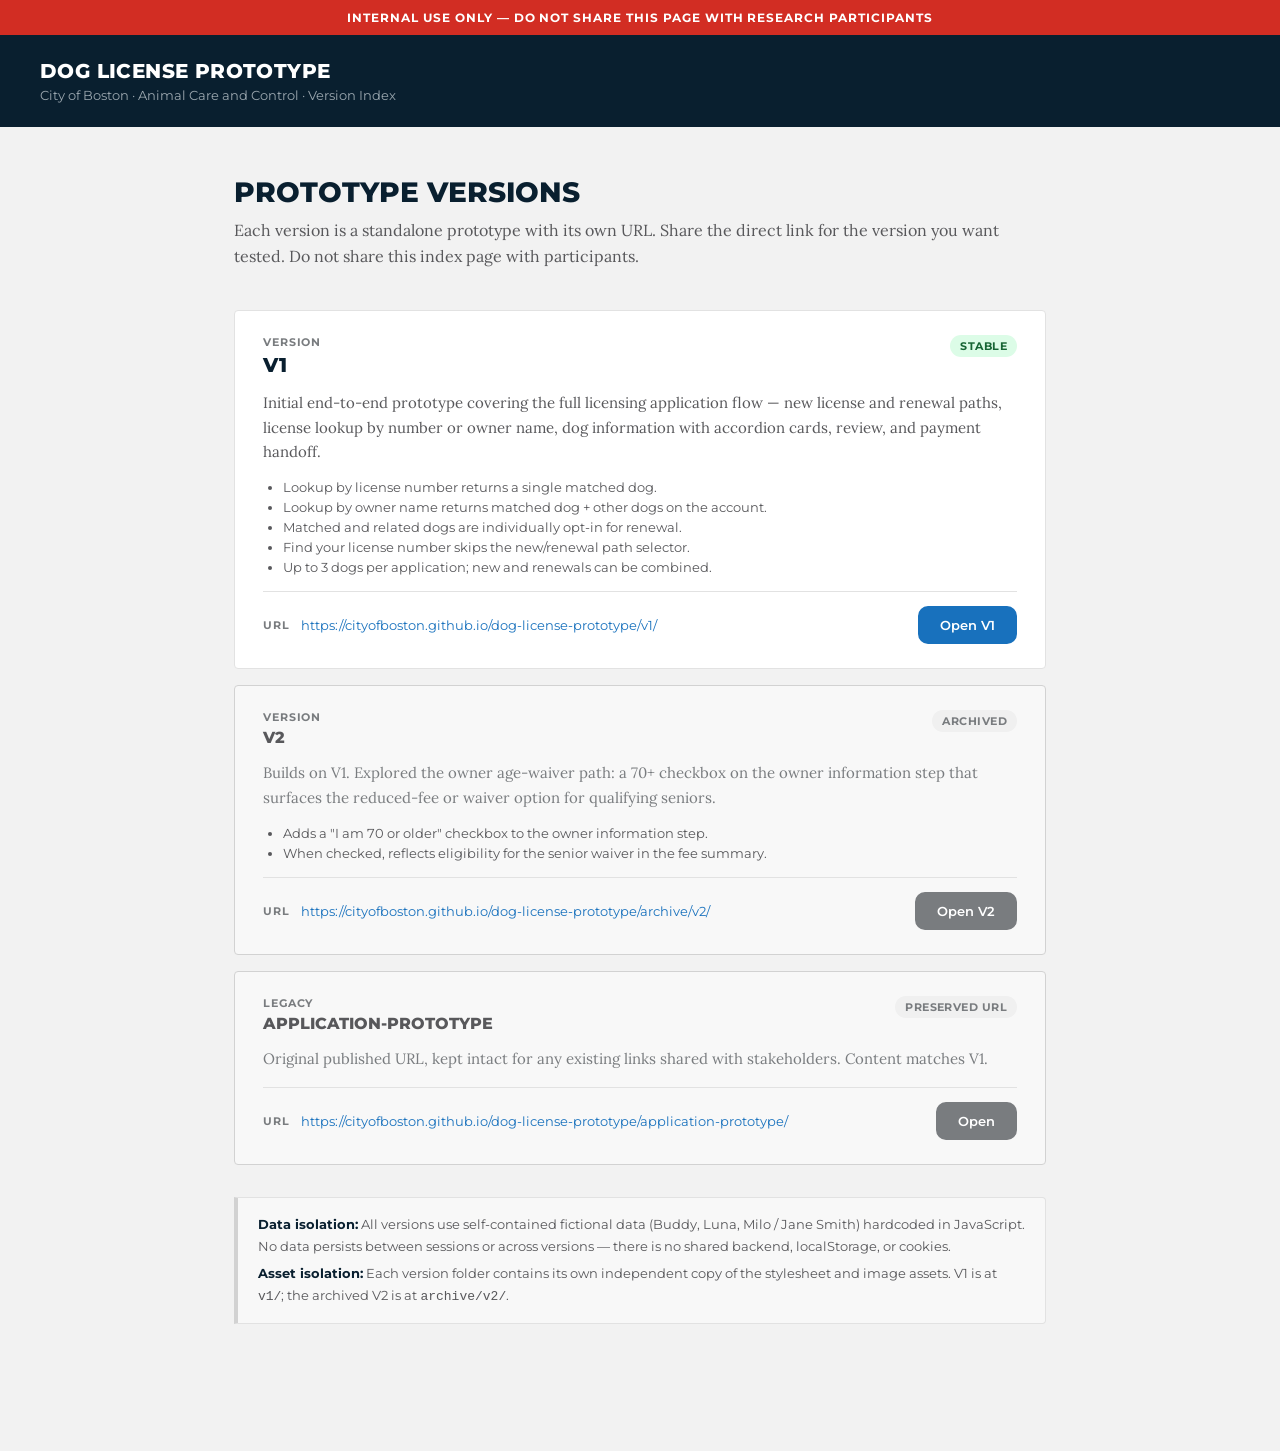
<file: versions/index.html>
<!DOCTYPE html>
<html lang="en">
<head>
  <meta charset="UTF-8">
  <meta name="viewport" content="width=device-width, initial-scale=1.0">
  <title>Dog License Prototype — Version Index</title>
  <link rel="preconnect" href="https://fonts.googleapis.com">
  <link rel="preconnect" href="https://fonts.gstatic.com" crossorigin>
  <link href="https://fonts.googleapis.com/css2?family=Montserrat:wght@400;600;700;800&family=Lora:ital,wght@0,400;1,400&display=swap" rel="stylesheet">
  <style>
    *{box-sizing:border-box;margin:0;padding:0;}
    body{font-family:'Montserrat',sans-serif;background:#f2f2f2;color:#091f2f;}

    .internal-banner{background:#d22d23;color:white;text-align:center;padding:10px 20px;font-size:12px;font-weight:700;letter-spacing:.08em;text-transform:uppercase;}

    .page-header{background:#091f2f;padding:24px 40px;}
    .page-header__title{color:white;font-size:20px;font-weight:800;text-transform:uppercase;letter-spacing:.02em;}
    .page-header__sub{color:#9ba7af;font-size:13px;margin-top:4px;}

    .container{max-width:860px;margin:48px auto;padding:0 24px 80px;}

    h1{font-size:28px;font-weight:800;text-transform:uppercase;margin-bottom:8px;}
    .intro{font-family:'Lora',serif;font-size:16px;line-height:1.65;color:#58585b;margin-bottom:40px;}

    .version-card{background:white;border:1px solid #e2e2e2;border-radius:4px;padding:24px 28px;margin-bottom:16px;}
    .version-card--muted{background:#f8f8f8;border-color:#d2d2d2;}
    .vc-header{display:flex;align-items:flex-start;justify-content:space-between;gap:16px;margin-bottom:14px;}
    .vc-label{font-size:11px;font-weight:700;text-transform:uppercase;letter-spacing:.08em;color:#797c7f;margin-bottom:4px;}
    .vc-name{font-size:20px;font-weight:800;text-transform:uppercase;}
    .vc-name--muted{font-size:16px;color:#58585b;}
    .badge{display:inline-block;padding:4px 10px;border-radius:12px;font-size:11px;font-weight:700;text-transform:uppercase;letter-spacing:.04em;white-space:nowrap;}
    .badge--stable{background:#dcfce7;color:#166534;}
    .badge--dev{background:#fef3c7;color:#92400e;}
    .badge--archived{background:#f0f0f0;color:#797c7f;}
    .badge--legacy{background:#f0f0f0;color:#797c7f;}
    .vc-desc{font-family:'Lora',serif;font-size:15px;line-height:1.65;color:#58585b;margin-bottom:14px;}
    .vc-changes{font-size:13px;color:#58585b;list-style:disc;padding-left:20px;}
    .vc-changes li{margin-bottom:4px;}
    .vc-changes li.placeholder{color:#797c7f;font-style:italic;}
    .vc-url{margin-top:16px;padding-top:14px;border-top:1px solid #e2e2e2;display:flex;align-items:center;gap:12px;flex-wrap:wrap;}
    .vc-url-label{font-size:11px;font-weight:700;text-transform:uppercase;letter-spacing:.07em;color:#797c7f;flex-shrink:0;}
    .vc-url-link{font-size:13px;color:#1871bd;text-decoration:none;word-break:break-all;flex:1;}
    .vc-url-link:hover{text-decoration:underline;}
    .btn-open{display:inline-block;background:#1871bd;color:white;border:2px solid #1871bd;border-radius:10px;padding:9px 20px;font-family:'Montserrat',sans-serif;font-size:13px;font-weight:600;text-decoration:none;transition:background .15s;white-space:nowrap;flex-shrink:0;}
    .btn-open:hover{background:#135fa3;border-color:#135fa3;}
    .btn-open--muted{background:#797c7f;border-color:#797c7f;}
    .btn-open--muted:hover{background:#5a5d5f;border-color:#5a5d5f;}

    .notice{background:#f8f8f8;border:1px solid #e2e2e2;border-left:4px solid #d2d2d2;border-radius:0 4px 4px 0;padding:16px 20px;margin-top:32px;}
    .notice p{font-size:13px;color:#58585b;line-height:1.65;}
    .notice p+p{margin-top:6px;}
    .notice strong{color:#091f2f;}
  </style>
</head>
<body>

  <div class="internal-banner" role="note">Internal use only — do not share this page with research participants</div>

  <header class="page-header">
    <p class="page-header__title">Dog License Prototype</p>
    <p class="page-header__sub">City of Boston · Animal Care and Control · Version Index</p>
  </header>

  <main>
    <div class="container">
      <h1>Prototype versions</h1>
      <p class="intro">Each version is a standalone prototype with its own URL. Share the direct link for the version you want tested. Do not share this index page with participants.</p>

      <!-- V1 -->
      <div class="version-card">
        <div class="vc-header">
          <div>
            <p class="vc-label">Version</p>
            <p class="vc-name">V1</p>
          </div>
          <span class="badge badge--stable">Stable</span>
        </div>
        <p class="vc-desc">Initial end-to-end prototype covering the full licensing application flow — new license and renewal paths, license lookup by number or owner name, dog information with accordion cards, review, and payment handoff.</p>
        <ul class="vc-changes">
          <li>Lookup by license number returns a single matched dog.</li>
          <li>Lookup by owner name returns matched dog + other dogs on the account.</li>
          <li>Matched and related dogs are individually opt-in for renewal.</li>
          <li>Find your license number skips the new/renewal path selector.</li>
          <li>Up to 3 dogs per application; new and renewals can be combined.</li>
        </ul>
        <div class="vc-url">
          <span class="vc-url-label">URL</span>
          <a href="../v1/" class="vc-url-link">https://cityofboston.github.io/dog-license-prototype/v1/</a>
          <a href="../v1/" class="btn-open" target="_blank">Open V1</a>
        </div>
      </div>

      <!-- V2 -->
      <div class="version-card version-card--muted">
        <div class="vc-header">
          <div>
            <p class="vc-label">Version</p>
            <p class="vc-name vc-name--muted">V2</p>
          </div>
          <span class="badge badge--archived">Archived</span>
        </div>
        <p class="vc-desc" style="color:#797c7f;">Builds on V1. Explored the owner age-waiver path: a 70+ checkbox on the owner information step that surfaces the reduced-fee or waiver option for qualifying seniors.</p>
        <ul class="vc-changes">
          <li>Adds a "I am 70 or older" checkbox to the owner information step.</li>
          <li>When checked, reflects eligibility for the senior waiver in the fee summary.</li>
        </ul>
        <div class="vc-url">
          <span class="vc-url-label">URL</span>
          <a href="../archive/v2/" class="vc-url-link">https://cityofboston.github.io/dog-license-prototype/archive/v2/</a>
          <a href="../archive/v2/" class="btn-open btn-open--muted" target="_blank">Open V2</a>
        </div>
      </div>

      <!-- Legacy preserved URL -->
      <div class="version-card version-card--muted">
        <div class="vc-header">
          <div>
            <p class="vc-label">Legacy</p>
            <p class="vc-name vc-name--muted">application-prototype</p>
          </div>
          <span class="badge badge--legacy">Preserved URL</span>
        </div>
        <p class="vc-desc" style="color:#797c7f;">Original published URL, kept intact for any existing links shared with stakeholders. Content matches V1.</p>
        <div class="vc-url">
          <span class="vc-url-label">URL</span>
          <a href="../application-prototype/" class="vc-url-link">https://cityofboston.github.io/dog-license-prototype/application-prototype/</a>
          <a href="../application-prototype/" class="btn-open btn-open--muted" target="_blank">Open</a>
        </div>
      </div>

      <div class="notice">
        <p><strong>Data isolation:</strong> All versions use self-contained fictional data (Buddy, Luna, Milo / Jane Smith) hardcoded in JavaScript. No data persists between sessions or across versions — there is no shared backend, localStorage, or cookies.</p>
        <p><strong>Asset isolation:</strong> Each version folder contains its own independent copy of the stylesheet and image assets. V1 is at <code>v1/</code>; the archived V2 is at <code>archive/v2/</code>.</p>
      </div>
    </div>
  </main>

</body>
</html>
</file>
<file: styles.css>
/* ============================================================
   CoB Dog License Page — Prototype Styles
   Verified token source: Figma file fEQ6ockidCAIh10p1hsqkC
   Reference layout source: Figma file akOalEOGS00nzFc8NFOF5u, node 2:149
   Typography and color values verified from reference frame inspection.
   ============================================================ */

/* --- Verified CoB design tokens ----------------------------- */
:root {
  /* Brand / theme */
  --cob-theme:           #1871bd;  /* --brand/optimistic-blue */
  --cob-theme-weak:      #c7e1f8;
  --cob-navy:            #091f2f;  /* --brand/charles-river-blue */
  --cob-freedom-red:     #d22d23;  /* --brand/freedom-trail-red (breadcrumb current) */
  --cob-accent-red:      #fb4d42;  /* accent red from design system */
  --cob-off-white:       #f2f2f2;  /* --alias/off-white (content zone bg) */
  --cob-body-text:       #58585b;  /* --alias/body-text */
  --cob-mid-grey:        #d2d2d2;  /* --alias/mid-grey (dividers, borders) */
  --cob-text-weak:       #4a4d4f;

  /* Neutrals */
  --cob-neutral-50:      #ededed;  /* accordion trigger bg */
  --cob-neutral-100:     #d0d0ce;
  --cob-neutral-200:     #bec0c1;
  --cob-neutral-500:     #797c7f;
  --cob-surface:         #ffffff;
  --cob-surface-raised:  #f6f6f6;
  --cob-white:           #ffffff;
  --cob-amber:           #fcb61a;

  /* Spacing (verified) */
  --sp-50:  4px;
  --sp-100: 8px;
  --sp-150: 12px;
  --sp-200: 16px;
  --sp-250: 20px;
  --sp-300: 24px;
  --sp-400: 32px;
  --sp-600: 48px;
  --sp-800: 64px;

  /* Typography */
  --font-ui:   'Montserrat', sans-serif;
  --font-body: 'Lora', serif;

  /* Layout */
  --max-width:    1280px;
  --gutters:      20px;
  --hero-pad:     64px;   /* horizontal padding on wide screens */
  --toc-width:    280px;
  --sidebar-width: 301px;
}

/* --- Reset --------------------------------------------------- */
*, *::before, *::after { box-sizing: border-box; }
body, h1, h2, h3, p, ul, ol, dl, dd { margin: 0; padding: 0; }
ul, ol { list-style: none; }
img, svg { display: block; max-width: 100%; }
button { cursor: pointer; background: none; border: none; padding: 0; font: inherit; }
address { font-style: normal; }

/* --- Base ---------------------------------------------------- */
html { scroll-behavior: smooth; scroll-padding-top: 24px; }

@media (max-width: 1023px) {
  /* account for sticky mobile TOC bar (~50px) */
  html { scroll-padding-top: 60px; }
}

body {
  font-family: var(--font-body);
  font-size: 18px;
  line-height: 1.75;
  color: var(--cob-body-text);
  background: var(--cob-surface);
  -webkit-font-smoothing: antialiased;
}

/* --- Focus --------------------------------------------------- */
:focus-visible {
  outline: 3px solid var(--cob-amber);
  outline-offset: 2px;
  border-radius: 2px;
}

/* --- Skip link ---------------------------------------------- */
.skip-link {
  position: absolute;
  top: -999px;
  left: var(--gutters);
  padding: var(--sp-100) var(--sp-200);
  background: var(--cob-navy);
  color: var(--cob-white);
  font-family: var(--font-ui);
  font-weight: 600;
  font-size: 14px;
  text-decoration: none;
  z-index: 9999;
  border-radius: 0 0 4px 4px;
}
.skip-link:focus { top: 0; }

/* --- Prototype banner --------------------------------------- */
.prototype-banner {
  background: var(--cob-amber);
  color: var(--cob-navy);
  text-align: center;
  padding: 6px var(--gutters);
  font-family: var(--font-ui);
  font-size: 12px;
  font-weight: 700;
  letter-spacing: 0.08em;
  text-transform: uppercase;
}

/* --- Trustbar ----------------------------------------------- */
.trustbar { background: var(--cob-navy); }

.trustbar__bar {
  max-width: var(--max-width);
  margin: 0 auto;
  padding: var(--sp-50) var(--sp-800);
  display: flex;
  flex-wrap: wrap;
  align-items: center;
  justify-content: center;
  gap: 4px 8px;
}

@media (max-width: 767px) {
  .trustbar__bar { padding: var(--sp-50) var(--gutters); }
}

.trustbar__seal { display: flex; align-items: center; flex-shrink: 0; }

.trustbar__text {
  font-family: var(--font-body);
  font-size: 12px;
  line-height: 20px;
  color: var(--cob-white);
  letter-spacing: 0.057em;
}

.trustbar__toggle {
  display: inline-flex;
  align-items: center;
  gap: 4px;
  font-family: var(--font-body);
  font-size: 12px;
  line-height: 20px;
  color: var(--cob-white);
  text-decoration: underline;
}

.trustbar__chevron { transition: transform 0.2s; flex-shrink: 0; }
.trustbar__toggle[aria-expanded="true"] .trustbar__chevron { transform: rotate(180deg); }

.trustbar__panel { background: var(--cob-surface-raised); border-top: 1px solid var(--cob-neutral-200); }
.trustbar__panel[hidden] { display: none; }

.trustbar__panel-inner {
  max-width: var(--max-width);
  margin: 0 auto;
  padding: var(--sp-300) var(--sp-800);
  display: flex;
  flex-wrap: wrap;
  gap: var(--sp-400);
  justify-content: center;
}

@media (max-width: 767px) {
  .trustbar__panel-inner { padding: var(--sp-300) var(--gutters); }
}

.trustbar__fact {
  display: flex;
  gap: var(--sp-200);
  align-items: flex-start;
  min-width: 280px;
  max-width: 360px;
  flex: 1;
}

.trustbar__fact-icon { font-size: 22px; line-height: 1; flex-shrink: 0; width: 40px; padding-top: 2px; }

.trustbar__fact-heading {
  font-family: var(--font-ui);
  font-weight: 700;
  font-size: 14px;
  line-height: 24px;
  color: #1b1b1b;
  margin-bottom: 2px;
}

.trustbar__fact-body {
  font-family: var(--font-body);
  font-size: 12px;
  line-height: 20px;
  color: var(--cob-text-weak);
}

/* --- Main navigation ---------------------------------------- */
.main-nav {
  background: var(--cob-surface);
  box-shadow:
    0 4px 6px -1px rgba(27,27,27,0.10),
    0 4px 6px -1px rgba(27,27,27,0.01);
  position: relative;
  z-index: 10;
}

.main-nav__inner {
  max-width: var(--max-width);
  margin: 0 auto;
  padding: 0 var(--sp-800);
  min-height: 72px;
  display: flex;
  align-items: center;
  justify-content: space-between;
  gap: var(--sp-200);
}

@media (max-width: 767px) {
  .main-nav__inner { padding: 0 var(--gutters); }
}

/* Logo: header-nav.png (1291×113px) cropped to show just the main nav row.
   margin-top: -40px hides the trustbar portion of the image.
   Replace container width / img width when switching to a standalone SVG. */
.cob-logo {
  display: block;
  overflow: hidden;
  width: 370px;
  height: 73px;
  flex-shrink: 0;
  text-decoration: none;
}

.cob-logo__img {
  display: block;
  max-width: none;
  width: 1291px;
  height: 113px;
  margin-top: -40px;
  pointer-events: none;
}

@media (max-width: 640px) {
  .cob-logo { width: 220px; }
}

.main-nav__links {
  display: flex;
  align-items: center;
}

.nav-link {
  display: inline-flex;
  align-items: center;
  gap: var(--sp-100);
  padding: var(--sp-150) var(--sp-200);
  font-family: var(--font-ui);
  font-weight: 600;
  font-size: 16px;
  line-height: 24px;
  color: var(--cob-navy);
  text-decoration: none;
  white-space: nowrap;
  letter-spacing: 0.044em;
}
.nav-link:hover { text-decoration: underline; }
.nav-link--icon { padding: var(--sp-150); }

@media (max-width: 767px) {
  .nav-link--text { display: none; }
}

/* --- Links -------------------------------------------------- */
.cob-link { color: var(--cob-theme); text-decoration: underline; }
.cob-link:hover { color: var(--cob-navy); }

/* ============================================================
   HERO ZONE (white bg)
   ============================================================ */
.hero-zone {
  background: var(--cob-surface);
  border-bottom: 1px solid var(--cob-mid-grey);
}

.hero-container {
  max-width: var(--max-width);
  margin: 0 auto;
  padding: 0 var(--hero-pad) var(--sp-600);
}

@media (max-width: 1023px) {
  .hero-container { padding: 0 var(--sp-400) var(--sp-400); }
}
@media (max-width: 767px) {
  .hero-container { padding: 0 var(--gutters) var(--sp-300); }
}

/* --- Breadcrumb --------------------------------------------- */
.breadcrumb { padding: var(--sp-200) 0 var(--sp-400); }

.breadcrumb ol {
  display: flex;
  flex-wrap: wrap;
  align-items: center;
  list-style: none;
  font-family: var(--font-ui);
  font-size: 13px;
  font-weight: 600;
  text-transform: uppercase;
  letter-spacing: 0.06em;
  gap: 0;
}

.breadcrumb li + li::before {
  content: "›";
  padding: 0 6px;
  color: var(--cob-mid-grey);
  font-weight: 400;
}

.breadcrumb a { color: var(--cob-theme); text-decoration: none; }
.breadcrumb a:hover { text-decoration: underline; }
.breadcrumb [aria-current="page"] { color: var(--cob-freedom-red); }

/* --- Hero layout (2-column) --------------------------------- */
.hero-layout {
  display: grid;
  grid-template-columns: 1fr var(--sidebar-width);
  gap: var(--sp-800);
  align-items: start;
}

@media (max-width: 1023px) {
  .hero-layout {
    grid-template-columns: 1fr;
    gap: var(--sp-400);
  }
  .fact-sidebar { max-width: 480px; }
}

/* --- Hero content (left) ------------------------------------ */
.hero-content h1 {
  font-family: var(--font-ui);
  font-weight: 800;
  font-size: clamp(40px, 5.5vw, 67px);
  line-height: 1.05;
  letter-spacing: -0.01em;
  text-transform: uppercase;
  color: var(--cob-navy);
  margin-bottom: var(--sp-300);
}

.hero-subtitle {
  font-family: var(--font-body);
  font-style: italic;
  font-size: 25px;
  line-height: 1.32;
  color: var(--cob-navy);
  margin: 0;
}

.hero-divider {
  border: none;
  height: 9px;
  background: url(assets/divider.svg) repeat-x left center;
  background-size: 1531px 9px;
  margin: var(--sp-400) 0;
}

@media (max-width: 767px) {
  .hero-divider { margin: var(--sp-300) 0; }
}

.hero-body {
  font-family: var(--font-body);
  font-size: 18px;
  line-height: 39px;
  color: var(--cob-body-text);
  margin: 0;
}

.hero-subsection {
  margin-top: var(--sp-400);
}

.hero-subsection__heading {
  font-family: var(--font-ui);
  font-weight: 800;
  font-size: clamp(22px, 3vw, 30px);
  line-height: 1.3;
  text-transform: uppercase;
  color: var(--cob-navy);
  margin-bottom: var(--sp-150);
  letter-spacing: 0.01em;
}

/* --- Fact sidebar (right) ----------------------------------- */
.fact-sidebar {
  width: 100%;
}

.fact-row {
  display: flex;
  gap: var(--sp-200);
  padding: var(--sp-200) 0;
  border-bottom: 1px dashed var(--cob-mid-grey);
  align-items: flex-start;
}

.fact-row:first-child {
  border-top: 1px dashed var(--cob-mid-grey);
}

.fact-row__icon {
  width: 24px;
  flex-shrink: 0;
  padding-top: 2px;
}

.fact-row__icon svg { width: 24px; height: 24px; }

.fact-row__text { flex: 1; min-width: 0; }

.fact-row__label {
  font-family: var(--font-ui);
  font-weight: 500;
  font-size: 13px;
  text-transform: uppercase;
  letter-spacing: 0.07em;
  color: var(--cob-navy);
  line-height: 1.4;
  margin: 0;
}

.fact-row__value {
  font-family: var(--font-body);
  font-size: 16px;
  line-height: 1.6;
  color: var(--cob-body-text);
  margin: 4px 0 0;
}

.fact-row__list {
  margin: 4px 0 0;
  padding-left: 1.1em;
  list-style: disc;
}
.fact-row__list li {
  font-family: var(--font-body);
  font-size: 16px;
  line-height: 1.6;
  color: var(--cob-body-text);
}

/* ============================================================
   CONTENT ZONE (off-white bg)
   ============================================================ */
.content-zone {
  background: var(--cob-off-white);
}

.content-container {
  max-width: var(--max-width);
  margin: 0 auto;
  padding: var(--sp-600) var(--hero-pad);
}

@media (max-width: 1023px) {
  .content-container { padding: var(--sp-400); }
}
@media (max-width: 767px) {
  .content-container { padding: var(--sp-300) var(--gutters); }
}

/* --- Content layout (2-column TOC + content) ---------------- */
.content-layout {
  display: grid;
  grid-template-columns: var(--toc-width) 1fr;
  gap: 40px;
  align-items: start;
}

@media (max-width: 1023px) {
  .content-layout {
    grid-template-columns: 1fr;
    gap: var(--sp-400);
  }
}

/* --- TOC (sticky left column) ------------------------------- */
.toc {
  position: sticky;
  top: var(--sp-300);
  padding-top: var(--sp-50);
}

@media (max-width: 1023px) {
  .toc { position: static; }
}

.toc__heading {
  font-family: var(--font-ui);
  font-weight: 800;
  font-size: 13px;
  text-transform: uppercase;
  letter-spacing: 0.1em;
  color: var(--cob-body-text);
  margin-bottom: var(--sp-100);
}

.toc__list { list-style: none; }

.toc__item {}

.toc__link {
  display: block;
  font-family: var(--font-ui);
  font-weight: 600;
  font-size: 15px;
  line-height: 1.4;
  color: var(--cob-navy);
  text-decoration: none;
  padding: 8px 10px 8px 14px;
  border-left: 3px solid transparent;
  transition: color 0.15s, border-color 0.15s;
}

.toc__link:hover {
  color: var(--cob-theme);
  border-left-color: var(--cob-theme);
}

.toc__link--active {
  color: var(--cob-theme);
  border-left-color: var(--cob-theme);
  font-weight: 700;
}

@media (max-width: 1023px) {
  .toc__list {
    display: grid;
    grid-template-columns: repeat(auto-fill, minmax(180px, 1fr));
    gap: var(--sp-100);
  }
  .toc__link {
    padding: var(--sp-100) var(--sp-150);
    background: white;
    border-radius: 4px;
    border: 1px solid var(--cob-mid-grey);
    border-left-width: 1px;
    text-align: center;
  }
  .toc__link--active {
    border-color: var(--cob-theme);
    background: #f0f7ff;
  }
}

/* --- Mobile step dropdown TOC ------------------------------- */
.step-mobile-toc { display: none; }

@media (max-width: 1023px) {
  .step-mobile-toc {
    display: block;
    background: var(--cob-off-white);
    border-bottom: 2px solid var(--cob-mid-grey);
    position: sticky;
    top: 0;
    z-index: 100;
  }

  /* hide the sidebar TOC on mobile since we use the dropdown */
  .toc { display: none; }

  /* expand the content to full width since sidebar is gone */
  .content-layout { grid-template-columns: 1fr !important; }
}

.step-mobile-toc__toggle {
  display: flex;
  align-items: center;
  justify-content: space-between;
  width: 100%;
  padding: 14px 20px;
  gap: 12px;
  font-family: var(--font-ui);
  font-weight: 700;
  font-size: 15px;
  line-height: 1.4;
  color: var(--cob-navy);
  background: none;
  border: none;
  cursor: pointer;
  text-align: left;
}

.step-mobile-toc__toggle:hover { background: rgba(0,0,0,0.04); }

.step-mobile-toc__current { flex: 1; }

.step-mobile-toc__chevron {
  flex-shrink: 0;
  transition: transform 0.2s;
  color: var(--cob-navy);
}

.step-mobile-toc__toggle[aria-expanded="true"] .step-mobile-toc__chevron {
  transform: rotate(180deg);
}

.step-mobile-toc__panel {
  background: var(--cob-off-white);
  border-top: 1px solid var(--cob-mid-grey);
  padding: 12px 0 16px;
}

.step-mobile-toc__panel[hidden] { display: none; }

.step-mobile-toc__title {
  font-family: var(--font-ui);
  font-weight: 800;
  font-size: 11px;
  text-transform: uppercase;
  letter-spacing: 0.1em;
  color: var(--cob-body-text);
  padding: 0 20px 8px;
  margin: 0;
}

.step-mobile-toc__list { list-style: none; }

.step-mobile-toc__list a {
  display: block;
  font-family: var(--font-ui);
  font-weight: 600;
  font-size: 15px;
  line-height: 1.4;
  color: var(--cob-navy);
  text-decoration: none;
  padding: 10px 20px;
}

.step-mobile-toc__list a:hover {
  background: rgba(0,0,0,0.05);
  color: var(--cob-theme);
}

/* --- Content body (right column) ---------------------------- */
.content-body { min-width: 0; }

.content-body section {
  padding: var(--sp-400) 0;
}

.content-body section > * + * { margin-top: var(--sp-250); }

/* Section headings */
.content-body h2 {
  font-family: var(--font-ui);
  font-weight: 800;
  font-size: clamp(28px, 4vw, 45px);
  line-height: 1.2;
  text-transform: uppercase;
  color: var(--cob-navy);
  letter-spacing: 0.01em;
  margin-bottom: var(--sp-250);
}

.content-body h3 {
  font-family: var(--font-ui);
  font-weight: 700;
  font-size: 22px;
  line-height: 1.3;
  color: var(--cob-navy);
  margin-top: var(--sp-400);
  margin-bottom: var(--sp-150);
}

.content-body p {
  font-family: var(--font-body);
  font-size: 18px;
  line-height: 2.1667;
  color: var(--cob-body-text);
}

.content-body p + p { margin-top: var(--sp-200); }

.content-body ul {
  list-style: disc;
  padding-left: 1.5em;
  margin: var(--sp-200) 0;
}

.content-body ul li {
  font-family: var(--font-body);
  font-size: 18px;
  line-height: 2.1667;
  color: var(--cob-body-text);
  margin-bottom: var(--sp-50);
}

/* Section divider — official CoB wavy pattern from Figma reference */
.section-divider {
  border: none;
  height: 9px;
  background: url(assets/divider.svg) repeat-x left center;
  background-size: 1531px 9px;
  margin: 0;
}

/* --- Checklist ---------------------------------------------- */
.checklist {
  list-style: none;
  display: flex;
  flex-direction: column;
  gap: var(--sp-200);
  margin: var(--sp-250) 0;
}

.checklist li {
  display: flex;
  gap: var(--sp-150);
  font-family: var(--font-body);
  font-size: 17px;
  line-height: 1.65;
  color: var(--cob-body-text);
  align-items: flex-start;
}

.checklist__icon {
  display: flex;
  align-items: center;
  justify-content: center;
  width: 22px;
  height: 22px;
  min-width: 22px;
  border-radius: 50%;
  background: var(--cob-theme);
  color: var(--cob-white);
  font-family: var(--font-ui);
  font-size: 11px;
  font-weight: 700;
  flex-shrink: 0;
  margin-top: 2px;
}

/* --- Notice box --------------------------------------------- */
.notice {
  background: var(--cob-surface-raised);
  border-left: 4px solid var(--cob-neutral-500);
  padding: var(--sp-150) var(--sp-200);
  border-radius: 0 4px 4px 0;
  font-family: var(--font-body);
  font-size: 16px;
  line-height: 1.65;
  color: var(--cob-text-weak);
}

/* --- Fee table ---------------------------------------------- */
.fee-table-wrap { overflow-x: auto; }

.fee-table {
  width: 100%;
  border-collapse: collapse;
  font-family: var(--font-ui);
  border: 1px solid var(--cob-neutral-100);
  min-width: 320px;
}

.fee-table thead tr { background: var(--cob-navy); }

.fee-table thead th {
  padding: var(--sp-150) var(--sp-200);
  font-weight: 700;
  font-size: 14px;
  line-height: 24px;
  color: var(--cob-white);
  text-align: left;
  letter-spacing: 0.04em;
}

.fee-table tbody tr:nth-child(even) { background: var(--cob-surface-raised); }

.fee-table tbody td {
  padding: var(--sp-150) var(--sp-200);
  font-size: 15px;
  line-height: 24px;
  color: var(--cob-navy);
  border-top: 1px solid var(--cob-neutral-100);
}

.fee-notes {
  display: flex;
  flex-direction: column;
  gap: var(--sp-100);
  margin-top: var(--sp-200);
}

.fee-notes p {
  font-family: var(--font-body);
  font-size: 16px;
  line-height: 1.6;
  color: var(--cob-text-weak);
}

/* --- Process List (verified component styles) --------------- */
/*
   Tokens confirmed via get_design_context + get_variable_defs:
   symbol size: --!-cob/size/400 = 32px  ·  trail: 4px  ·  gap: 12px
   label:  UI/Large/Bold — Montserrat 700 18px/28px
   desc:   UI/Medium/Regular — Montserrat 400 16px/24px
*/
.process-list {
  list-style: none;
  padding: 0;
  margin-top: var(--sp-200);
  margin-bottom: var(--sp-300);
}

.process-list__item {
  display: flex;
  gap: 12px;
  align-items: stretch;
}

.process-list__track {
  display: flex;
  flex-direction: column;
  align-items: center;
  flex-shrink: 0;
  width: 32px;
}

.process-list__symbol {
  width: 32px;
  height: 32px;
  display: flex;
  align-items: center;
  justify-content: center;
  font-family: var(--font-ui);
  font-weight: 700;
  font-size: 18px;
  line-height: 28px;
  color: var(--cob-navy);
  flex-shrink: 0;
}

.process-list__trail { display: none; }

.process-list__body {
  flex: 1;
  padding-top: 2px;
  min-width: 0;
}

.process-list__label {
  font-family: var(--font-ui);
  font-weight: 700;
  font-size: 18px;
  line-height: 28px;
  color: var(--cob-navy);
  letter-spacing: 0.028em;
  margin: 0;
}

.process-list__desc { padding-bottom: 20px; }

.process-list__desc p {
  font-family: var(--font-ui);
  font-weight: 400;
  font-size: 16px;
  line-height: 24px;
  color: var(--cob-text-weak);
  letter-spacing: 0.044em;
  margin-top: 4px;
}

.process-list__desc p + p { margin-top: 8px; }

.place-name,
.process-list__desc .place-name {
  font-family: var(--font-ui) !important;
  font-weight: 700 !important;
  font-size: 13px !important;
  letter-spacing: 0.06em !important;
  text-transform: uppercase !important;
  color: var(--cob-navy) !important;
  margin-top: 12px !important;
}

.kennel-notice,
.accordion-panel .kennel-notice {
  font-family: var(--font-ui) !important;
  font-weight: 700 !important;
  font-size: 13px !important;
  line-height: 20px !important;
  letter-spacing: 0.06em !important;
  text-transform: uppercase !important;
  color: var(--cob-navy) !important;
  margin-bottom: var(--sp-200);
}

.process-list__desc address {
  font-family: var(--font-ui);
  font-size: 15px;
  line-height: 1.6;
  color: var(--cob-text-weak);
  margin-top: var(--sp-100);
}

/* --- Buttons ------------------------------------------------ */
.btn-primary {
  display: inline-flex;
  align-items: center;
  justify-content: center;
  background: var(--cob-theme);
  color: var(--cob-white);
  border: 2px solid var(--cob-theme);
  border-radius: 12px;
  padding: 12px 20px;
  font-family: var(--font-ui);
  font-weight: 600;
  font-size: 16px;
  line-height: 24px;
  text-decoration: none;
  cursor: pointer;
  transition: background 0.15s, border-color 0.15s;
  letter-spacing: 0.044em;
}
.btn-primary:hover { background: #135fa3; border-color: #135fa3; }
.btn-primary:focus-visible { outline: 3px solid var(--cob-amber); outline-offset: 2px; }

.apply-cta { margin-top: var(--sp-200); }

/* --- Accordion ---------------------------------------------- */
/*
   Verified tokens — Figma node 4469:1783 (Bordered / Multiselect):
   neutral/50 = #ededed  ·  space/100 = 8px  ·  space/200 = 16px
   space/250 = 20px  ·  radius/md = 4px  ·  font-size/ui/xl = 20px
   font-lineheight/ui/xl = 28px  ·  font-letterspacing/ui/xl = 0.0173px
*/
.accordion-controls {
  display: flex;
  align-items: center;
  justify-content: space-between;
  gap: var(--sp-200);
  margin-bottom: var(--sp-200);
}

.accordion-controls__desc {
  font-family: var(--font-body);
  font-size: 18px;
  line-height: 1.75;
  color: var(--cob-body-text);
  margin: 0;
}

.accordion-controls__actions {
  display: flex;
  gap: var(--sp-200);
  flex-shrink: 0;
}

.accordion-control {
  font-family: var(--font-ui);
  font-size: 14px;
  font-weight: 600;
  line-height: 24px;
  color: var(--cob-theme);
  text-decoration: underline;
  cursor: pointer;
  letter-spacing: 0.044em;
}

.accordion-controls__divider {
  font-family: var(--font-ui);
  font-size: 14px;
  line-height: 24px;
  color: var(--cob-mid-grey);
  user-select: none;
}

.accordion-control:focus-visible {
  outline: 3px solid var(--cob-amber);
  outline-offset: 2px;
  border-radius: 2px;
}

.accordion-group {
  display: flex;
  flex-direction: column;
  gap: var(--sp-100);
}

.accordion-item { background: var(--cob-surface); border-radius: 4px; }
.accordion-heading {
  margin: 0;
}

/* Override the .content-body h3 margin-top for accordion headings */
.content-body .accordion-heading { margin: 0; }

.accordion-trigger {
  display: flex;
  align-items: center;
  gap: var(--sp-200);
  width: 100%;
  padding: var(--sp-200) var(--sp-250);
  background: var(--cob-neutral-50);
  border: none;
  border-radius: 4px;
  cursor: pointer;
  text-align: left;
  font-family: var(--font-ui);
  font-size: 20px;
  font-weight: 700;
  line-height: 28px;
  letter-spacing: 0.0173px;
  color: #1b1b1b;
}

.accordion-trigger:hover { background: #e0e0e0; }
.accordion-trigger:focus-visible { outline: 3px solid var(--cob-amber); outline-offset: 2px; }
.accordion-trigger[aria-expanded="true"] { border-radius: 4px 4px 0 0; }

.accordion-trigger__label { flex: 1 0 0; min-width: 0; }

.accordion-trigger__icon {
  flex-shrink: 0;
  width: 24px;
  height: 24px;
  transition: transform 0.2s ease;
}

.accordion-trigger[aria-expanded="true"] .accordion-trigger__icon { transform: rotate(180deg); }

.accordion-panel {
  padding: var(--sp-200) var(--sp-250);
  background: var(--cob-surface);
  border-radius: 0 0 4px 4px;
}

.accordion-panel[hidden] { display: none; }

.accordion-panel .process-list { margin-top: 0; }
.accordion-panel .apply-cta { margin-top: var(--sp-200); margin-bottom: 0; }

/* Accordion panels contain Montserrat text (process-list) — override body Lora size */
.accordion-panel > p {
  font-family: var(--font-ui);
  font-size: 16px;
  line-height: 24px;
  color: var(--cob-text-weak);
  letter-spacing: 0.044em;
}

@media print {
  .accordion-panel[hidden] { display: block !important; }
  .accordion-trigger__icon, .accordion-controls { display: none; }
  .accordion-trigger { border-radius: 4px !important; pointer-events: none; }
}

/* --- Contact block (Get Help section) ----------------------- */
.contact-block {
  border: 1px solid var(--cob-neutral-100);
  border-radius: 4px;
  padding: var(--sp-300);
  background: var(--cob-surface);
}

.contact-block h3 {
  margin-top: 0;
  margin-bottom: var(--sp-200);
  font-family: var(--font-ui);
  font-weight: 700;
  font-size: 20px;
  color: var(--cob-navy);
}

.contact-dl {
  display: flex;
  flex-direction: column;
  gap: var(--sp-200);
}

.contact-dl__row {
  display: grid;
  grid-template-columns: 148px 1fr;
  gap: var(--sp-100);
}

.contact-dl__row dt {
  font-family: var(--font-ui);
  font-weight: 700;
  font-size: 13px;
  line-height: 24px;
  color: var(--cob-text-weak);
  text-transform: uppercase;
  letter-spacing: 0.07em;
}

.contact-dl__row dd {
  font-family: var(--font-body);
  font-size: 15px;
  line-height: 1.65;
  color: var(--cob-navy);
}

@media (max-width: 500px) {
  .contact-dl__row { grid-template-columns: 1fr; gap: 2px; }
}

.contact-note {
  margin-top: var(--sp-300);
  font-family: var(--font-body);
  font-size: 15px;
  line-height: 1.65;
  color: var(--cob-text-weak);
}

/* ============================================================
   RELATED RESOURCES (dark navy bg)
   ============================================================ */
.related-resources {
  background: var(--cob-navy);
  padding: var(--sp-800) 0;
}

.related-container {
  max-width: var(--max-width);
  margin: 0 auto;
  padding: 0 var(--hero-pad);
}

@media (max-width: 1023px) {
  .related-container { padding: 0 var(--sp-400); }
}
@media (max-width: 767px) {
  .related-container { padding: 0 var(--gutters); }
}

.related-resources h2 {
  font-family: var(--font-ui);
  font-weight: 800;
  font-size: 30px;
  text-transform: uppercase;
  color: var(--cob-white);
  letter-spacing: 0.02em;
  margin-bottom: var(--sp-400);
}

.related-list {
  display: grid;
  grid-template-columns: 1fr;
  gap: var(--sp-300);
}

@media (max-width: 767px) {
  .related-list { grid-template-columns: 1fr; }
}

.related-item {
  display: flex;
  flex-direction: column;
  gap: var(--sp-100);
  background: #fff;
  border-radius: 4px;
  padding: var(--sp-300);
  text-decoration: none;
  transition: box-shadow 0.15s;
}

.related-item:hover { box-shadow: 0 2px 8px rgba(0,0,0,0.15); }

.related-item__title {
  font-family: var(--font-ui);
  font-weight: 700;
  font-size: 16px;
  line-height: 1.4;
  color: var(--cob-theme);
  text-decoration: underline;
}

.related-item:hover .related-item__title { color: var(--cob-navy); }

.related-item__desc {
  font-family: var(--font-body);
  font-size: 15px;
  line-height: 1.65;
  color: var(--cob-text-weak);
  flex: 1;
}

.related-item__dept {
  display: flex;
  align-items: center;
  gap: 6px;
  font-family: var(--font-ui);
  font-weight: 600;
  font-size: 11px;
  text-transform: uppercase;
  letter-spacing: 0.08em;
  color: var(--cob-text-weak);
  margin-top: var(--sp-100);
}

.related-item__dept::before {
  content: '';
  display: inline-block;
  width: 8px;
  height: 8px;
  background: var(--cob-theme);
  border-radius: 2px;
  flex-shrink: 0;
}

/* ============================================================
   FOOTER
   ============================================================ */
.site-footer { background: var(--cob-navy); }

.site-footer__inner {
  max-width: var(--max-width);
  margin: 0 auto;
  padding: var(--sp-400);
  display: flex;
  align-items: center;
  justify-content: space-between;
  gap: var(--sp-300);
  flex-wrap: wrap;
  border-top: 1px solid rgba(255,255,255,0.15);
}

.site-footer__brand {
  display: flex;
  align-items: center;
  gap: var(--sp-300);
  flex: 1;
  min-width: 0;
  flex-wrap: wrap;
}

.footer-logo {
  flex-shrink: 0;
  display: flex;
  flex-direction: column;
  align-items: flex-start;
  line-height: 1;
}

.footer-logo__b {
  font-family: var(--font-ui);
  font-weight: 700;
  font-size: 48px;
  color: var(--cob-white);
  line-height: 0.9;
}

.footer-logo__bar {
  display: block;
  width: 100%;
  height: 4px;
  background: var(--cob-accent-red);
  margin-top: 6px;
}

.footer-links { display: flex; flex-wrap: wrap; gap: 0; }

.footer-links a {
  display: block;
  padding: var(--sp-150) var(--sp-200);
  font-family: var(--font-ui);
  font-weight: 600;
  font-size: 14px;
  line-height: 24px;
  color: var(--cob-theme-weak);
  text-decoration: underline;
  white-space: nowrap;
  letter-spacing: 0.044em;
}
.footer-links a:hover { color: var(--cob-white); }

.footer-311 {
  display: block;
  padding: var(--sp-150) var(--sp-200);
  font-family: var(--font-ui);
  font-weight: 600;
  font-size: 14px;
  line-height: 24px;
  color: var(--cob-amber);
  text-decoration: underline;
  white-space: nowrap;
  flex-shrink: 0;
  letter-spacing: 0.044em;
}
.footer-311:hover { color: var(--cob-white); }

@media (max-width: 767px) {
  .site-footer__inner {
    padding: var(--sp-300) var(--gutters);
    flex-direction: column;
    align-items: flex-start;
    gap: var(--sp-200);
  }
  .site-footer__brand { flex-direction: column; align-items: flex-start; }
}

/* --- Utility ------------------------------------------------ */
.visually-hidden {
  position: absolute;
  width: 1px;
  height: 1px;
  padding: 0;
  margin: -1px;
  overflow: hidden;
  clip: rect(0,0,0,0);
  white-space: nowrap;
  border: 0;
}
</file>
